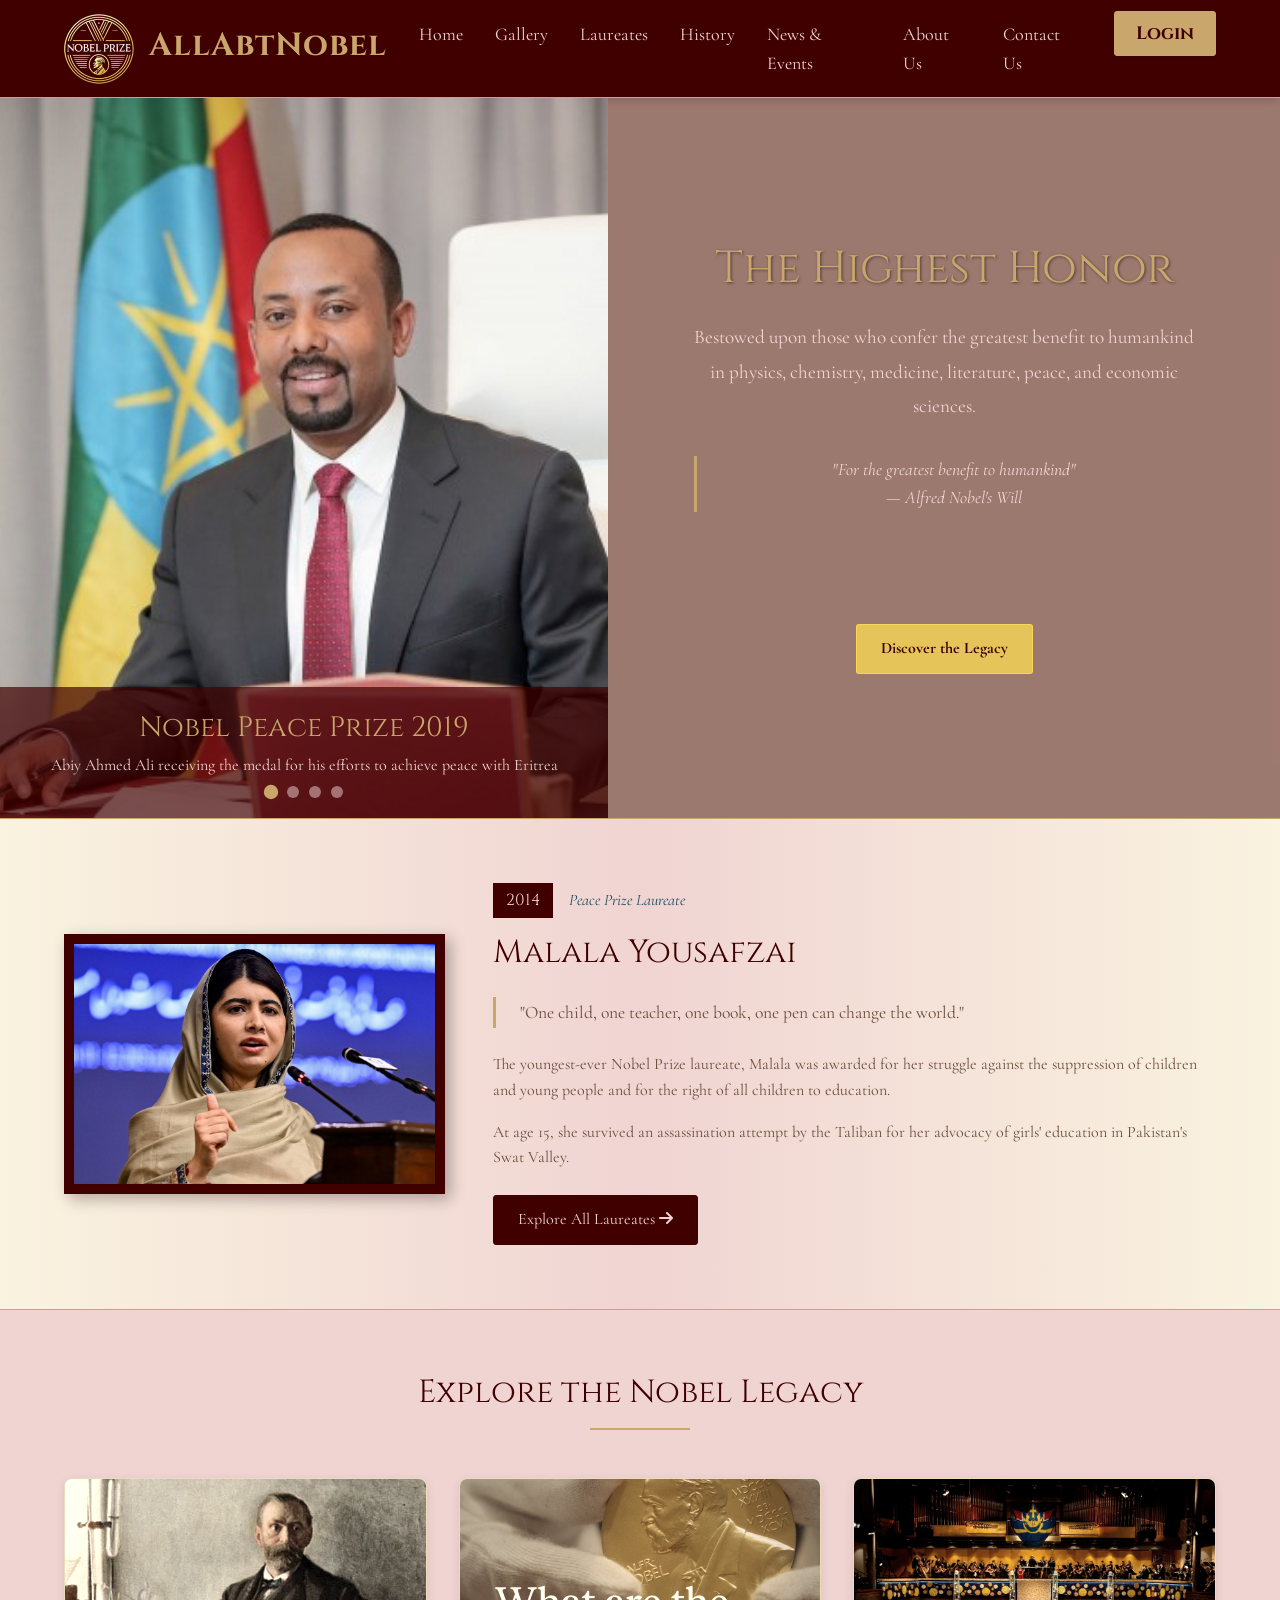
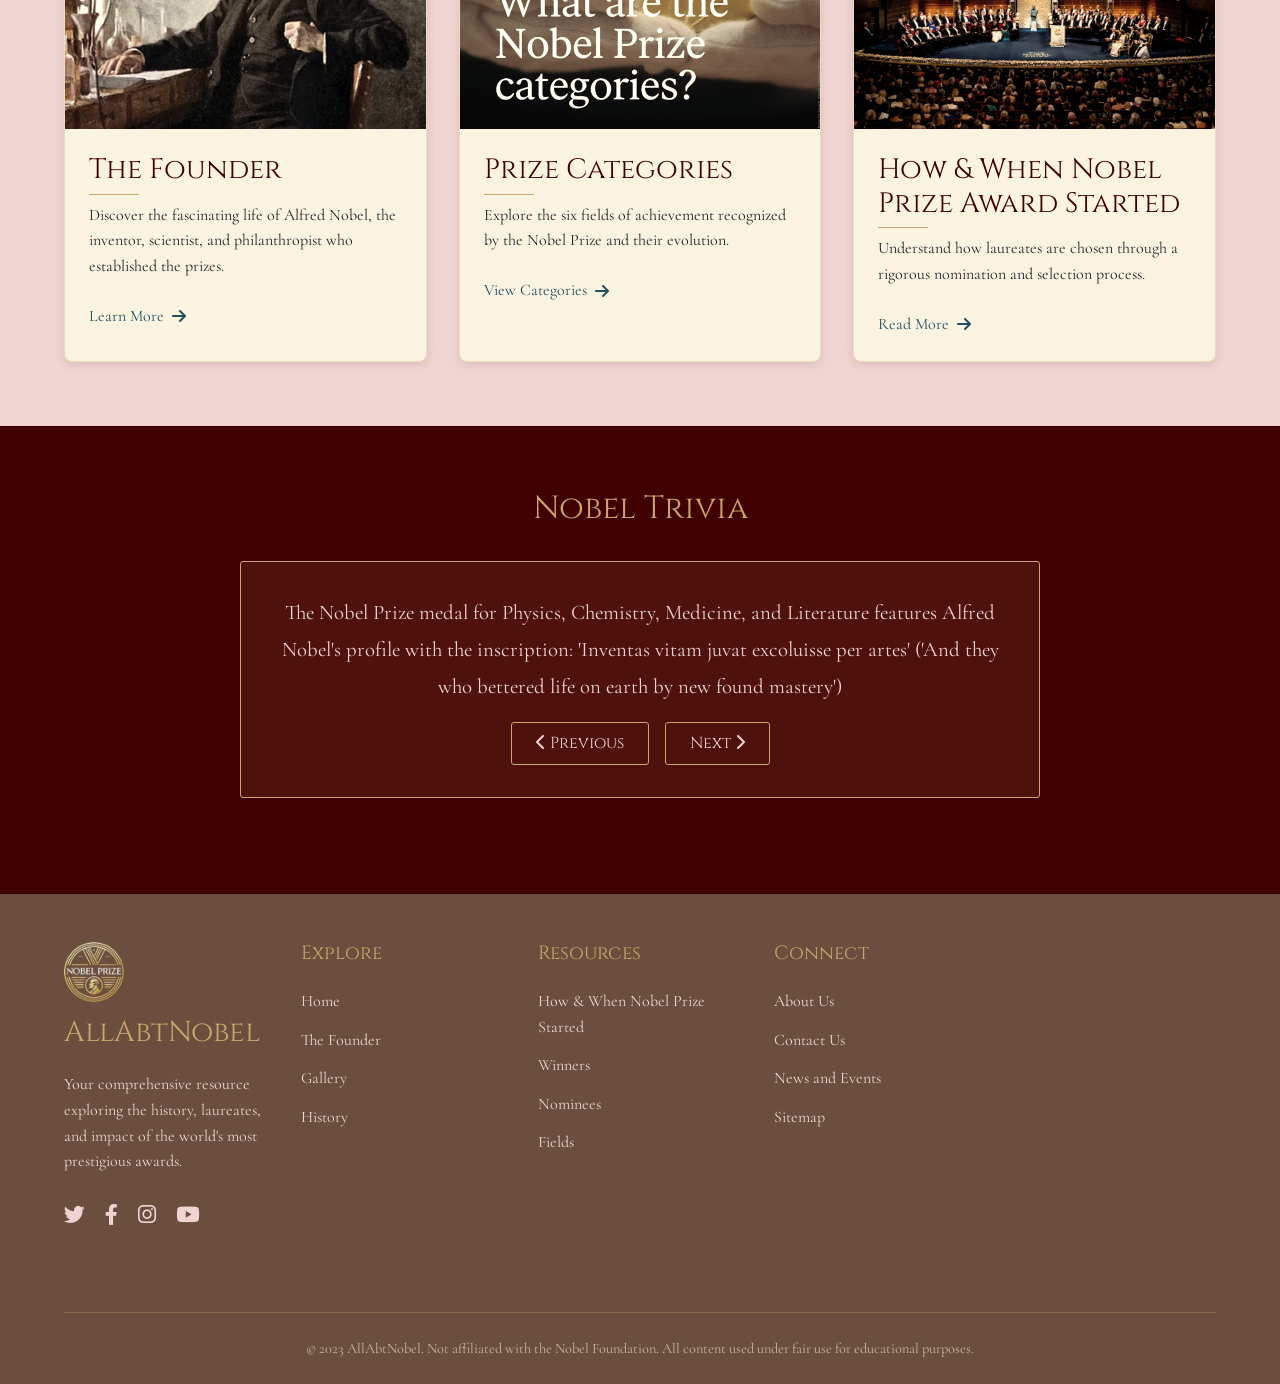
<file: index.html>
<!DOCTYPE html>
<html lang="en">
<head>
    <meta charset="UTF-8">
    <link rel="shortcut icon" type="icon" href="./images/nobelfavicon.jpg">
    <meta name="viewport" content="width=device-width, initial-scale=1.0">
    <link href="https://cdn.jsdelivr.net/npm/bootstrap@5.0.2/dist/css/bootstrap.min.css" rel="stylesheet" integrity="sha384-EVSTQN3/azprG1Anm3QDgpJLIm9Nao0Yz1ztcQTwFspd3yD65VohhpuuCOmLASjC" crossorigin="anonymous">
    <title>AllAbtNobel | Celebrating Human Achievement</title>
    <link href="https://fonts.googleapis.com/css2?family=Cinzel:wght@400;700&family=Cormorant+Garamond:ital,wght@0,400;0,700;1,400&display=swap" rel="stylesheet">
    <link rel="stylesheet" href="https://cdnjs.cloudflare.com/ajax/libs/font-awesome/6.0.0-beta3/css/all.min.css">
    <link rel="stylesheet" href="./CSS/index.css">

</head>
<body>
    <header>
    <div class="header-container">
        <div class="logo"> 
            <a href="index.html"> 
                <img src="./images/logo.png" id="logo"> 
            </a> 
            <p id="abn">AllAbtNobel</p> 
        </div>
        
        <div class="menu-toggle">
            <div class="hamburger"></div>
        </div>
        
        <nav>
            <ul>
                <li><a href="index.html">Home</a></li>
                <li><a href="gallery.html">Gallery</a></li>
                <li class="dropdown">
                    <a href="winners.html">Laureates</a>
                    <ul class="dropdown-menu">
                        <li><a href="winners.html">Winners</a></li>
                        <li><a href="nominees.html">Nominees</a></li>
                    </ul>
                </li>
                <li><a href="history.html">History</a></li>
                <li><a href="news and events.html">News & Events</a></li>
                <li><a href="about.html">About Us</a></li>
                <li><a href="contact.html">Contact Us</a></li>
                <li class="login-btn"><a href="login.html">Login</a></li>
            </ul>
        </nav>
        <div class="overlay"></div>
    </div>
</header>
    
    <!-- Split Landing Section -->
    <section class="landing">
        <div class="laureate-carousel">
            <!-- Carousel Slides -->
            <div class="carousel-slide active" style="background-image: url('./images/Abiy\ Ahmed.jpg')">
                <div class="carousel-caption">
                    <h3>Nobel Peace Prize 2019</h3>
                    <p>Abiy Ahmed Ali receiving the medal for his efforts to achieve peace with Eritrea</p>
                </div>
            </div>
            <div class="carousel-slide" style="background-image: url('./images/Marie\ Curie.jpg')">
                <div class="carousel-caption">
                    <h3>Marie Curie</h3>
                    <p>The first woman to win a Nobel Prize and the only person to win in two sciences</p>
                </div>
            </div>
            <div class="carousel-slide" style="background-image: url('./images/Bob\ Dylan.jpg')">
                <div class="carousel-caption">
                    <h3>Bob Dylan</h3>
                    <p>2016 Literature Laureate for creating new poetic expressions in American song tradition</p>
                </div>
            </div>
            <div class="carousel-slide" style="background-image: url('./images/Youyou.jpg')">
                <div class="carousel-caption">
                    <h3>Tu Youyou</h3>
                    <p>2015 Medicine Laureate for her discovery of artemisinin to treat malaria</p>
                </div>
            </div>
            
            <!-- Carousel Navigation Dots -->
            <div class="carousel-nav">
                <div class="carousel-dot active" onclick="goToSlide(0)"></div>
                <div class="carousel-dot" onclick="goToSlide(1)"></div>
                <div class="carousel-dot" onclick="goToSlide(2)"></div>
                <div class="carousel-dot" onclick="goToSlide(3)"></div>
            </div>
        </div>
        
        <div class="medal-display">
            <div class="medal-content">
                <h1>The Highest Honor</h1>
                <p>Bestowed upon those who confer the greatest benefit to humankind in physics, chemistry, medicine, literature, peace, and economic sciences.</p>
                <div class="medal-quote">
                    "For the greatest benefit to humankind"<br>
                    — Alfred Nobel's Will
                </div>
                <a href="history.html#legacy" class="medal-link"><b>Discover the Legacy</b></a>
            </div>
        </div>
    </section>
    
    <!-- Laureate of the Day Spotlight -->
    <section class="spotlight">
        <div class="spotlight-container">
            <div class="spotlight-image">
                <img src="./images/malala.jpg" alt="Malala Yousafzai">
            </div>
            <div class="spotlight-content">
                <div class="spotlight-header">
                    <span class="spotlight-year">2014</span>
                    <span class="spotlight-category">Peace Prize Laureate</span>
                </div>
                <h2>Malala Yousafzai</h2>
                <p class="spotlight-quote">
                    "One child, one teacher, one book, one pen can change the world."
                </p>
                <div class="spotlight-bio">
                    <p>The youngest-ever Nobel Prize laureate, Malala was awarded for her struggle against the suppression of children and young people and for the right of all children to education.</p>
                    <p>At age 15, she survived an assassination attempt by the Taliban for her advocacy of girls' education in Pakistan's Swat Valley.</p>
                </div>
                <a href="winners.html" class="spotlight-link">Explore All Laureates <i class="fas fa-arrow-right"></i></a>
            </div>
        </div>
    </section>


   
    
    <!-- Quick Links Section -->
    <section class="quick-links">
        <div class="quick-links-container">
            <h2>Explore the Nobel Legacy</h2>
            <div class="cards-container">
                <div class="card">
                    <img src="./images/Alfred Nobel.jpeg" alt="Alfred Nobel">
                    <div class="card-content">
                        <h3>The Founder</h3>
                        <p>Discover the fascinating life of Alfred Nobel, the inventor, scientist, and philanthropist who established the prizes.</p>
                        <a href="alfred.html">Learn More <i class="fas fa-arrow-right"></i></a>
                    </div>
                </div>
                <div class="card">
                    <img src="./images/divisions2.jpeg" alt="Chemistry Prize" id="divisions">
                    <div class="card-content">
                        <h3>Prize Categories</h3>
                        <p>Explore the six fields of achievement recognized by the Nobel Prize and their evolution.</p>
                        <a href="fields.html">View Categories <i class="fas fa-arrow-right"></i></a>
                    </div>
                </div>
                <div class="card">
                    <img src="./images/ceremony.jpeg" alt="Medicine Prize">
                    <div class="card-content">
                        <h3>How & When Nobel Prize Award Started</h3>
                        <p>Understand how laureates are chosen through a rigorous nomination and selection process.</p>
                        <a href="nps1.html">Read More <i class="fas fa-arrow-right"></i></a>
                    </div>
                </div>
            </div>
        </div>
    </section>
    
    <!-- Fun Facts Section -->
    <section class="fun-facts">
        <div class="fun-facts-container">
            <h2 id="trivia">Nobel Trivia</h2>
            <div class="fact-box">
                <p class="fact-text" id="current-fact">The Nobel Prize medal for Physics, Chemistry, Medicine, and Literature features Alfred Nobel's profile with the inscription: "Inventas vitam juvat excoluisse per artes" ("And they who bettered life on earth by new found mastery")</p>
                <div class="fact-nav">
                    <button onclick="prevFact()"><i class="fas fa-chevron-left"></i> Previous</button>
                    <button onclick="nextFact()">Next <i class="fas fa-chevron-right"></i></button>
                </div>
            </div>
        </div>
    </section>
    
    <footer>
        <div class="footer-container">
            <div class="footer-about">
                <div class="footer-logo">
                    <img src="./images/logo.png" alt="AllAbtNobel Logo">
                    <span>AllAbtNobel</span>
                </div>
                <p>Your comprehensive resource exploring the history, laureates, and impact of the world's most prestigious awards.</p>
                <div class="social-links">
                    <a target="_blank" href="https://twitter.com/login"><i class="fab fa-twitter"></i></a>
                    <a target="_blank" href="https://www.facebook.com/login"><i class="fab fa-facebook-f"></i></a>
                    <a target="_blank" href="https://www.instagram.com/accounts/login/"><i class="fab fa-instagram"></i></a>
                    <a target="_blank" href="https://www.youtube.com/"><i class="fab fa-youtube"></i></a>
                </div>
            </div>
            <div class="footer-links">
                <h3>Explore</h3>
                <ul>
                    <li><a href="index.html">Home</a></li>
                    <li><a href="alfred.html">The Founder</a></li>
                    <li><a href="gallery.html">Gallery</a></li>
                    <li><a href="history.html">History</a></li>
                </ul>
            </div>
            <div class="footer-links">
                <h3>Resources</h3>
                <ul>
                    <li><a href="nps1.html">How & When Nobel Prize Started</a></li>
                    <li><a href="Winners.html">Winners</a></li>
                    <li><a href="nominees.html">Nominees</a></li>
                    <li><a href="fields.html">Fields</a></li>
                </ul>
            </div>
            <div class="footer-links">
                <h3>Connect</h3>
                <ul>
                    <li><a href="about.html">About Us</a></li>
                    <li><a href="contact.html">Contact Us</a></li>
                    <li><a href="news and events.html">News and Events</a></li>
                    <li><a href="Sitemap.html">Sitemap</a></li>
                </ul>
            </div>
            <div class="copyright">
                © 2023 AllAbtNobel. Not affiliated with the Nobel Foundation. All content used under fair use for educational purposes.
            </div>
        </div>
        <script src="https://cdn.jsdelivr.net/npm/bootstrap@5.0.2/dist/js/bootstrap.bundle.min.js" integrity="sha384-MrcW6ZMFYlzcLA8Nl+NtUVF0sA7MsXsP1UyJoMp4YLEuNSfAP+JcXn/tWtIaxVXM" crossorigin="anonymous"></script>
    </footer>

    <script src="./JS/index.js"></script>
</body>
</html>
</file>
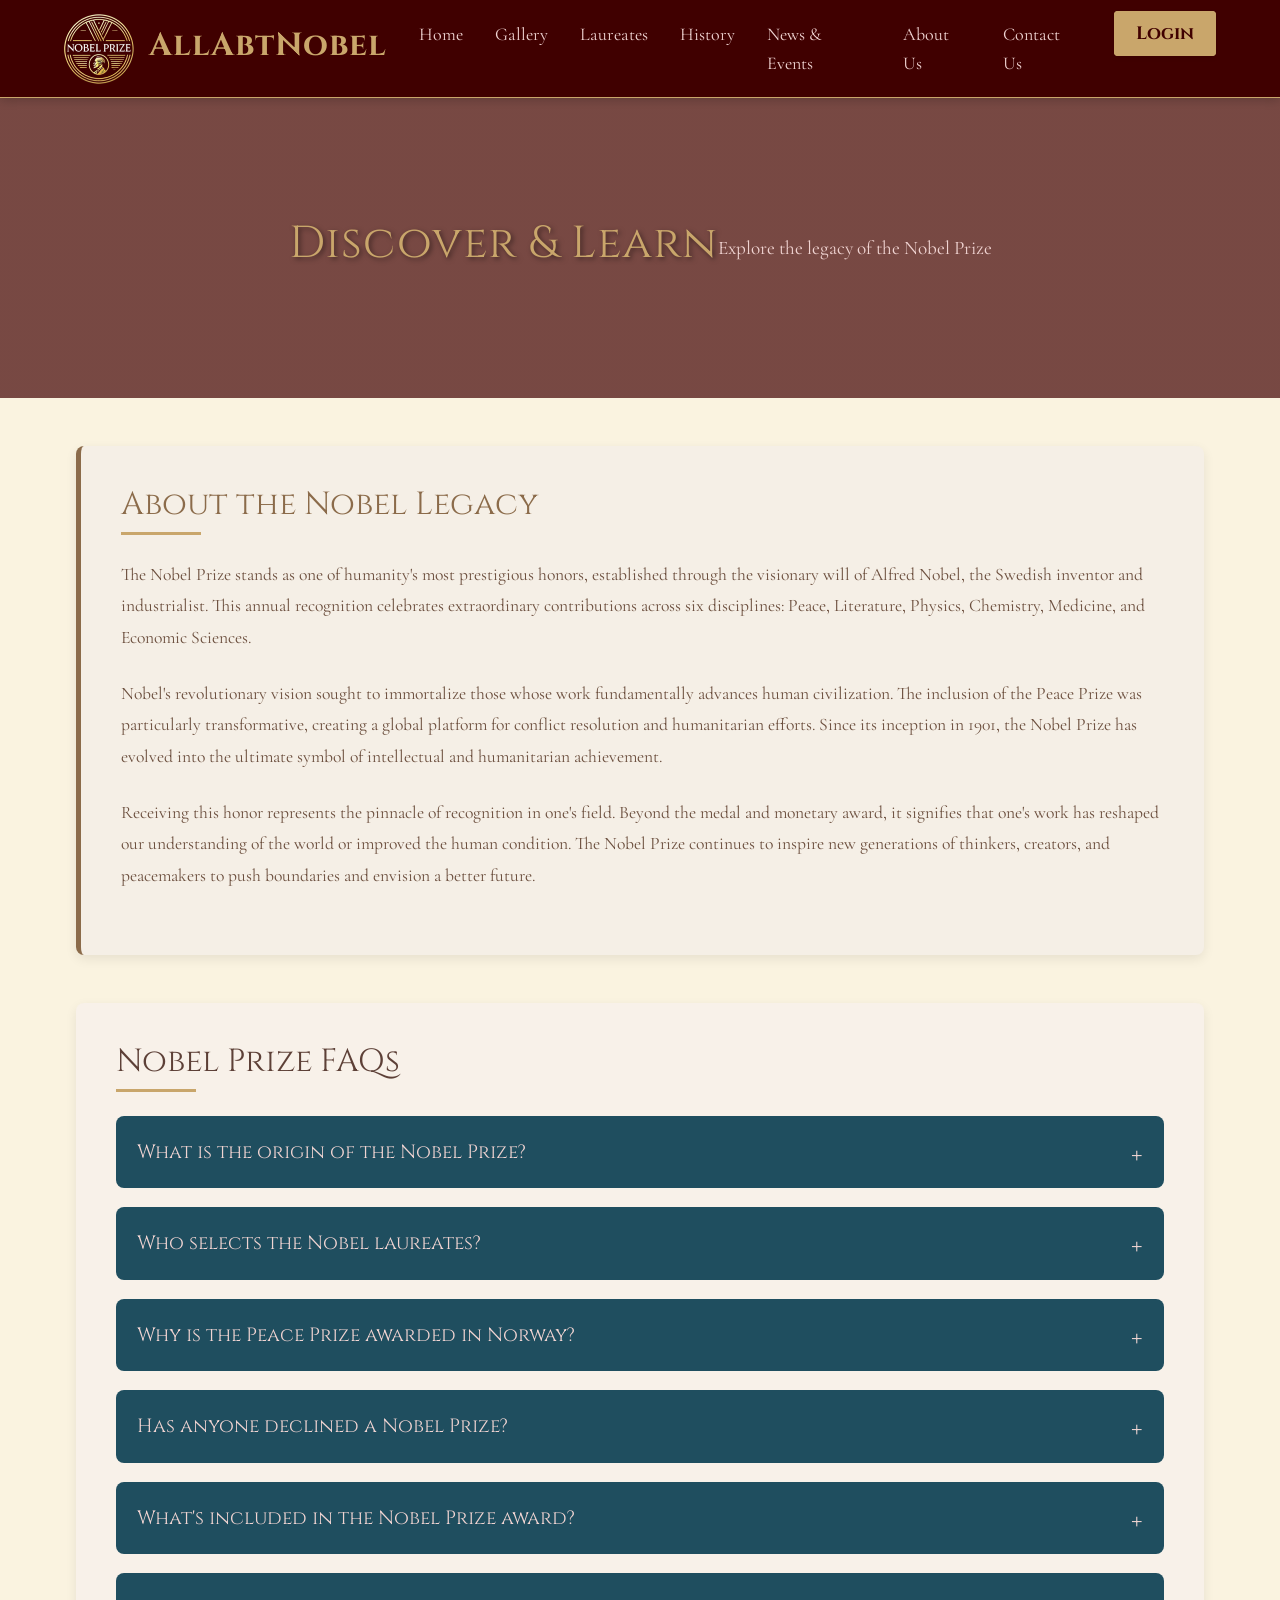
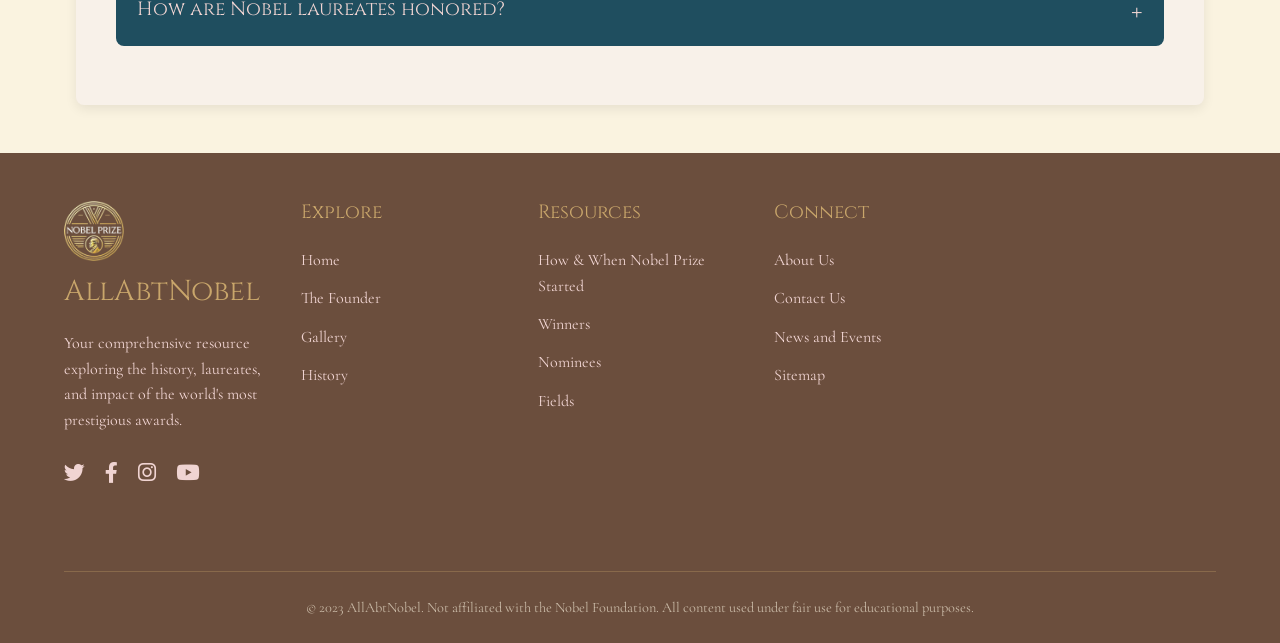
<file: about.html>
<!DOCTYPE html>
<html lang="en">
<head>
    <meta charset="UTF-8">
    <link rel="shortcut icon" type="icon" href="./images/nobelfavicon.jpg">
    <meta name="viewport" content="width=device-width, initial-scale=1.0">
    <title>Nobel Prize - FAQs & About | AllAbtNobel</title>
    <link href="https://cdn.jsdelivr.net/npm/bootstrap@5.0.2/dist/css/bootstrap.min.css" rel="stylesheet">
    <link href="https://fonts.googleapis.com/css2?family=Cinzel:wght@400;700&family=Cormorant+Garamond:ital,wght@0,400;0,700;1,400&display=swap" rel="stylesheet">
    <link rel="stylesheet" href="https://cdnjs.cloudflare.com/ajax/libs/font-awesome/6.0.0-beta3/css/all.min.css">
    <link rel="stylesheet" href="./CSS/about.css">
</head>
<body>
    <header>
        <div class="header-container">
            <div class="logo"> 
                <a href="index.html"> 
                    <img src="./images/logo.png" id="logo"> 
                </a> 
                <p id="abn">AllAbtNobel</p> 
            </div>
            
            <div class="menu-toggle">
                <div class="hamburger"></div>
            </div>
            
            <nav>
                <ul>
                    <li><a href="index.html">Home</a></li>
                    <li><a href="gallery.html">Gallery</a></li>
                    <li class="dropdown">
                        <a href="winners.html">Laureates</a>
                        <ul class="dropdown-menu">
                            <li><a href="winners.html">Winners</a></li>
                            <li><a href="nominees.html">Nominees</a></li>
                        </ul>
                    </li>
                    <li><a href="history.html">History</a></li>
                    <li><a href="news and events.html">News & Events</a></li>
                    <li><a href="about.html">About Us</a></li>
                    <li><a href="contact.html">Contact Us</a></li>
                    <li class="login-btn"><a href="login.html">Login</a></li>
            </nav>
            <div class="overlay"></div>
        </div>
    </header>
    
    <div class="page-header">
        <h1>Discover & Learn</h1>
        <p style="font-size: 1.2rem; margin-top: 1rem;">Explore the legacy of the Nobel Prize</p>
    </div>
    
    <div class="container">
        <section class="about-section" id="about-us">
            <h2>About the Nobel Legacy</h2>
            <p>The Nobel Prize stands as one of humanity's most prestigious honors, established through the visionary will of Alfred Nobel, the Swedish inventor and industrialist. This annual recognition celebrates extraordinary contributions across six disciplines: Peace, Literature, Physics, Chemistry, Medicine, and Economic Sciences.</p>
            <p>Nobel's revolutionary vision sought to immortalize those whose work fundamentally advances human civilization. The inclusion of the Peace Prize was particularly transformative, creating a global platform for conflict resolution and humanitarian efforts. Since its inception in 1901, the Nobel Prize has evolved into the ultimate symbol of intellectual and humanitarian achievement.</p>
            <p>Receiving this honor represents the pinnacle of recognition in one's field. Beyond the medal and monetary award, it signifies that one's work has reshaped our understanding of the world or improved the human condition. The Nobel Prize continues to inspire new generations of thinkers, creators, and peacemakers to push boundaries and envision a better future.</p>
        </section>
        
        <section class="faq-section" id="faqs">
            <h2>Nobel Prize FAQs</h2>
            
            <div class="faq-item">
                <div class="faq-question">What is the origin of the Nobel Prize?</div>
                <div class="faq-answer">
                    <p>The Nobel Prize was established in 1895 through the will of Alfred Nobel, the inventor of dynamite. Seeking to leave a positive legacy, Nobel dedicated his fortune to create awards that would recognize those who "conferred the greatest benefit to humankind" in specific fields.</p>
                </div>
            </div>
            
            <div class="faq-item">
                <div class="faq-question">Who selects the Nobel laureates?</div>
                <div class="faq-answer">
                    <p>Different institutions are responsible for each prize: the Royal Swedish Academy of Sciences (Physics, Chemistry, Economics), the Karolinska Institute (Medicine), the Swedish Academy (Literature), and the Norwegian Nobel Committee (Peace). These committees receive nominations from qualified nominators worldwide.</p>
                </div>
            </div>
            
            <div class="faq-item">
                <div class="faq-question">Why is the Peace Prize awarded in Norway?</div>
                <div class="faq-answer">
                    <p>Alfred Nobel specified in his will that the Peace Prize should be awarded by a committee of five persons elected by the Norwegian Parliament. This was likely because Norway was more peace-oriented and had closer ties to Sweden during Nobel's time.</p>
                </div>
            </div>
            
            <div class="faq-item">
                <div class="faq-question">Has anyone declined a Nobel Prize?</div>
                <div class="faq-answer">
                    <p>Yes, most notably Jean-Paul Sartre declined the 1964 Literature Prize, and Le Duc Tho refused the 1973 Peace Prize. Under Nobel Foundation statutes, a prize may still be awarded if the laureate later accepts it, which was the case with Boris Pasternak's 1958 Literature Prize.</p>
                </div>
            </div>
            
            <div class="faq-item">
                <div class="faq-question">What's included in the Nobel Prize award?</div>
                <div class="faq-answer">
                    <p>Each laureate receives three things: a diploma individually designed by Swedish/Norwegian artists, a gold medal (each with unique designs per category), and a monetary award (approximately $1 million as of recent years, which may be split if multiple winners share a prize).</p>
                </div>
            </div>
            
            <div class="faq-item">
                <div class="faq-question">How are Nobel laureates honored?</div>
                <div class="faq-answer">
                    <p>The awards are presented at formal ceremonies on December 10 (the anniversary of Nobel's death) in Stockholm and Oslo. Laureates receive their prizes from Swedish/Norwegian royalty, followed by lavish banquets. The week includes lectures, interviews, and cultural events celebrating their achievements.</p>
                </div>
            </div>
        </section>
    </div>

    <footer>
        <div class="footer-container">
            <div class="footer-about">
                <div class="footer-logo">
                    <img src="./images/logo.png" alt="AllAbtNobel Logo">
                    <span>AllAbtNobel</span>
                </div>
                <p>Your comprehensive resource exploring the history, laureates, and impact of the world's most prestigious awards.</p>
                <div class="social-links">
                    <a target="_blank" href="https://twitter.com/login"><i class="fab fa-twitter"></i></a>
                    <a target="_blank" href="https://www.facebook.com/login"><i class="fab fa-facebook-f"></i></a>
                    <a target="_blank" href="https://www.instagram.com/accounts/login/"><i class="fab fa-instagram"></i></a>
                    <a target="_blank" href="https://www.youtube.com/"><i class="fab fa-youtube"></i></a>
                </div>
            </div>
            <div class="footer-links">
                <h3>Explore</h3>
                <ul>
                    <li><a href="index.html">Home</a></li>
                    <li><a href="alfred.html">The Founder</a></li>
                    <li><a href="gallery.html">Gallery</a></li>
                    <li><a href="history.html">History</a></li>
                </ul>
            </div>
            <div class="footer-links">
                <h3>Resources</h3>
                <ul>
                    <li><a href="nps1.html">How & When Nobel Prize Started</a></li>
                    <li><a href="Winners.html">Winners</a></li>
                    <li><a href="nominees.html">Nominees</a></li>
                    <li><a href="fields.html">Fields</a></li>
                </ul>
            </div>
            <div class="footer-links">
                <h3>Connect</h3>
                <ul>
                    <li><a href="about.html">About Us</a></li>
                    <li><a href="contact.html">Contact Us</a></li>
                    <li><a href="news and events.html">News and Events</a></li>
                    <li><a href="Sitemap.html">Sitemap</a></li>
                </ul>
            </div>
            <div class="copyright">
                © 2023 AllAbtNobel. Not affiliated with the Nobel Foundation. All content used under fair use for educational purposes.
            </div>
        </div>
        <script src="https://cdn.jsdelivr.net/npm/bootstrap@5.0.2/dist/js/bootstrap.bundle.min.js" integrity="sha384-MrcW6ZMFYlzcLA8Nl+NtUVF0sA7MsXsP1UyJoMp4YLEuNSfAP+JcXn/tWtIaxVXM" crossorigin="anonymous"></script>
    </footer>

    <script src="./JS/about.js"></script>
</body>
</html>
</file>
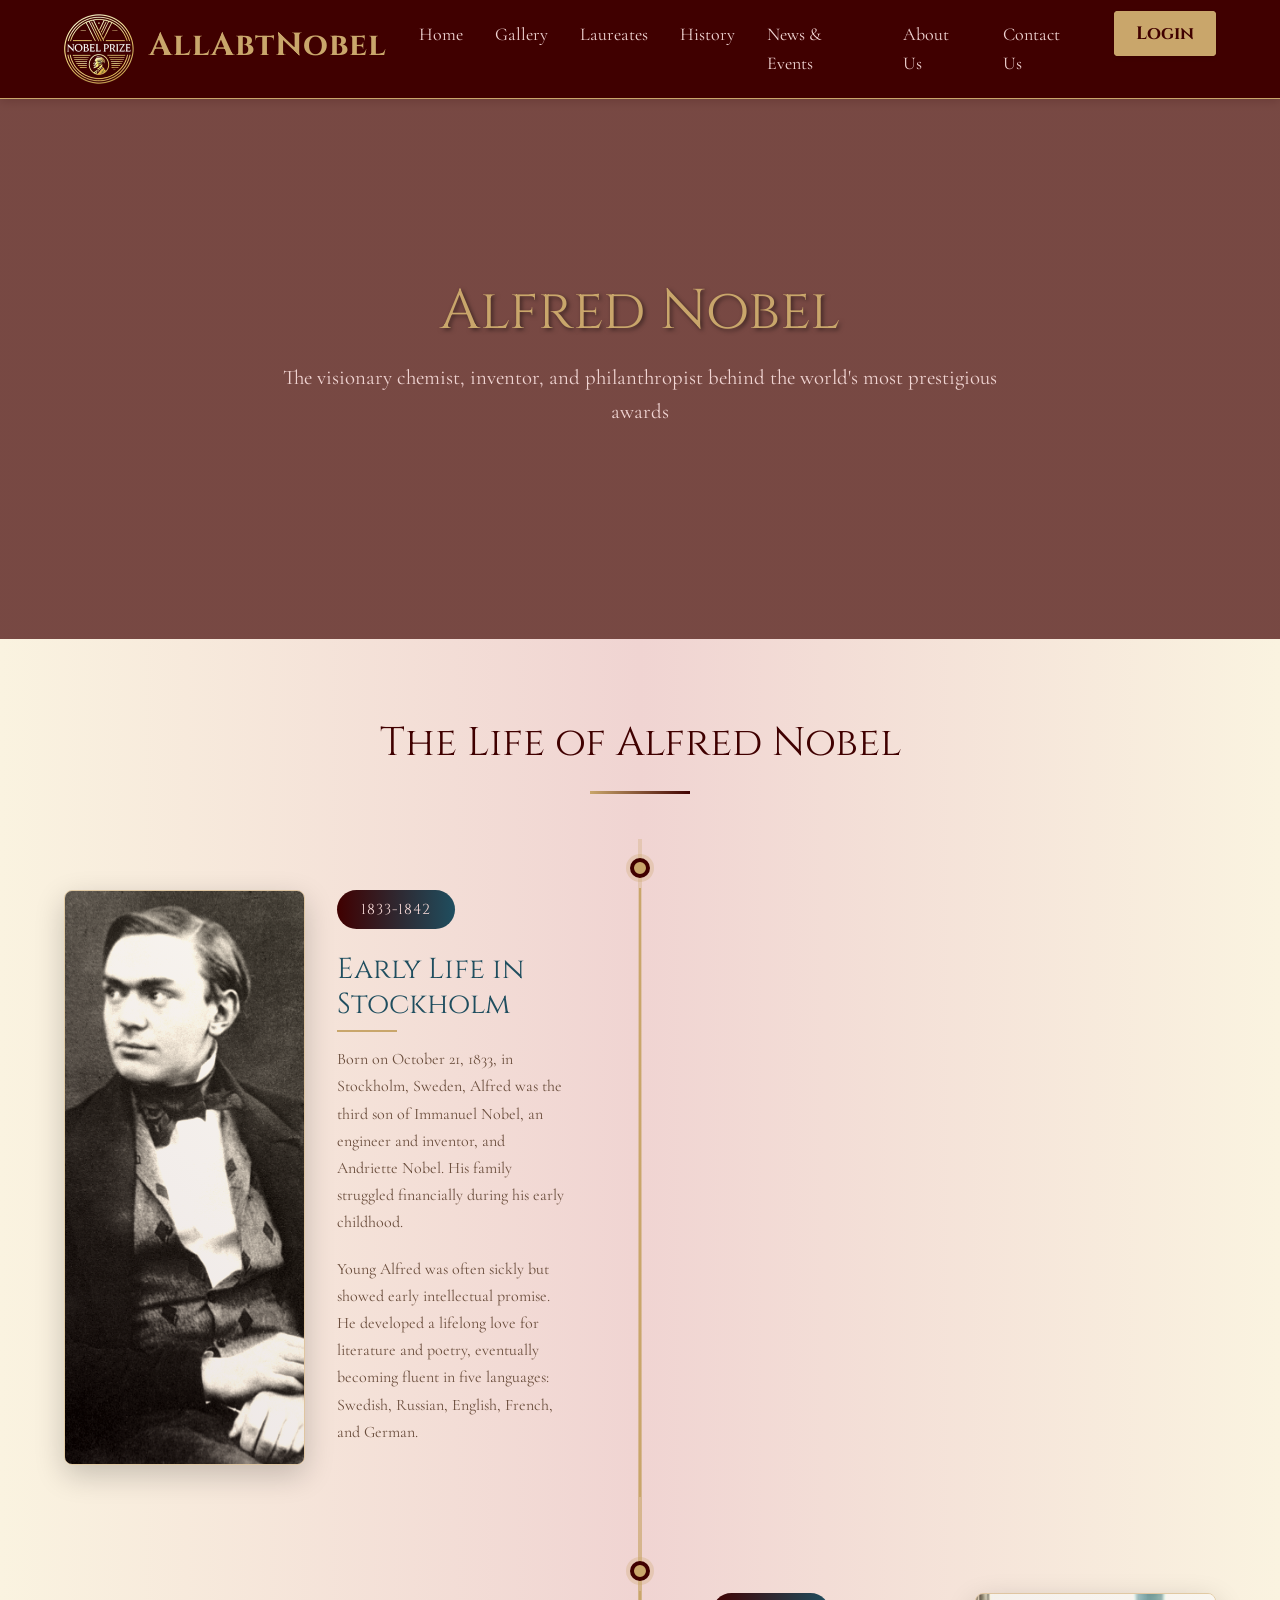
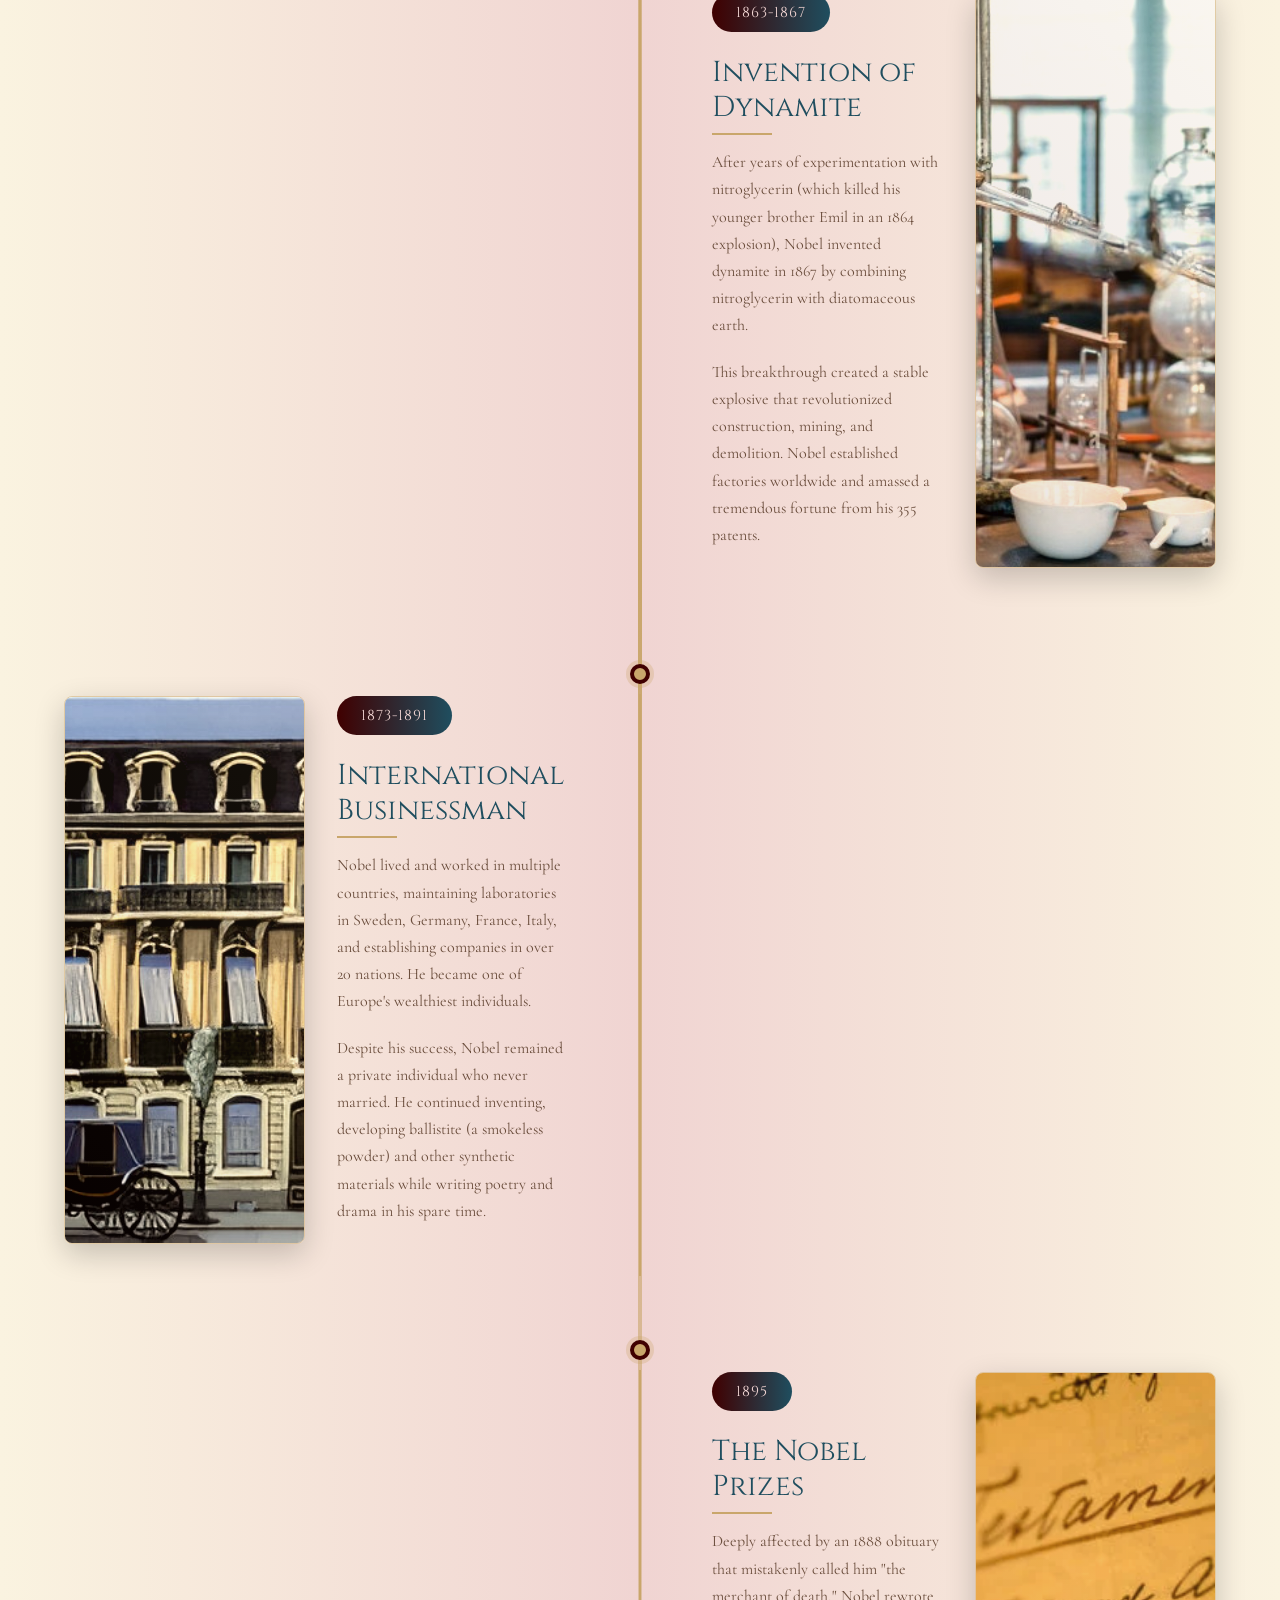
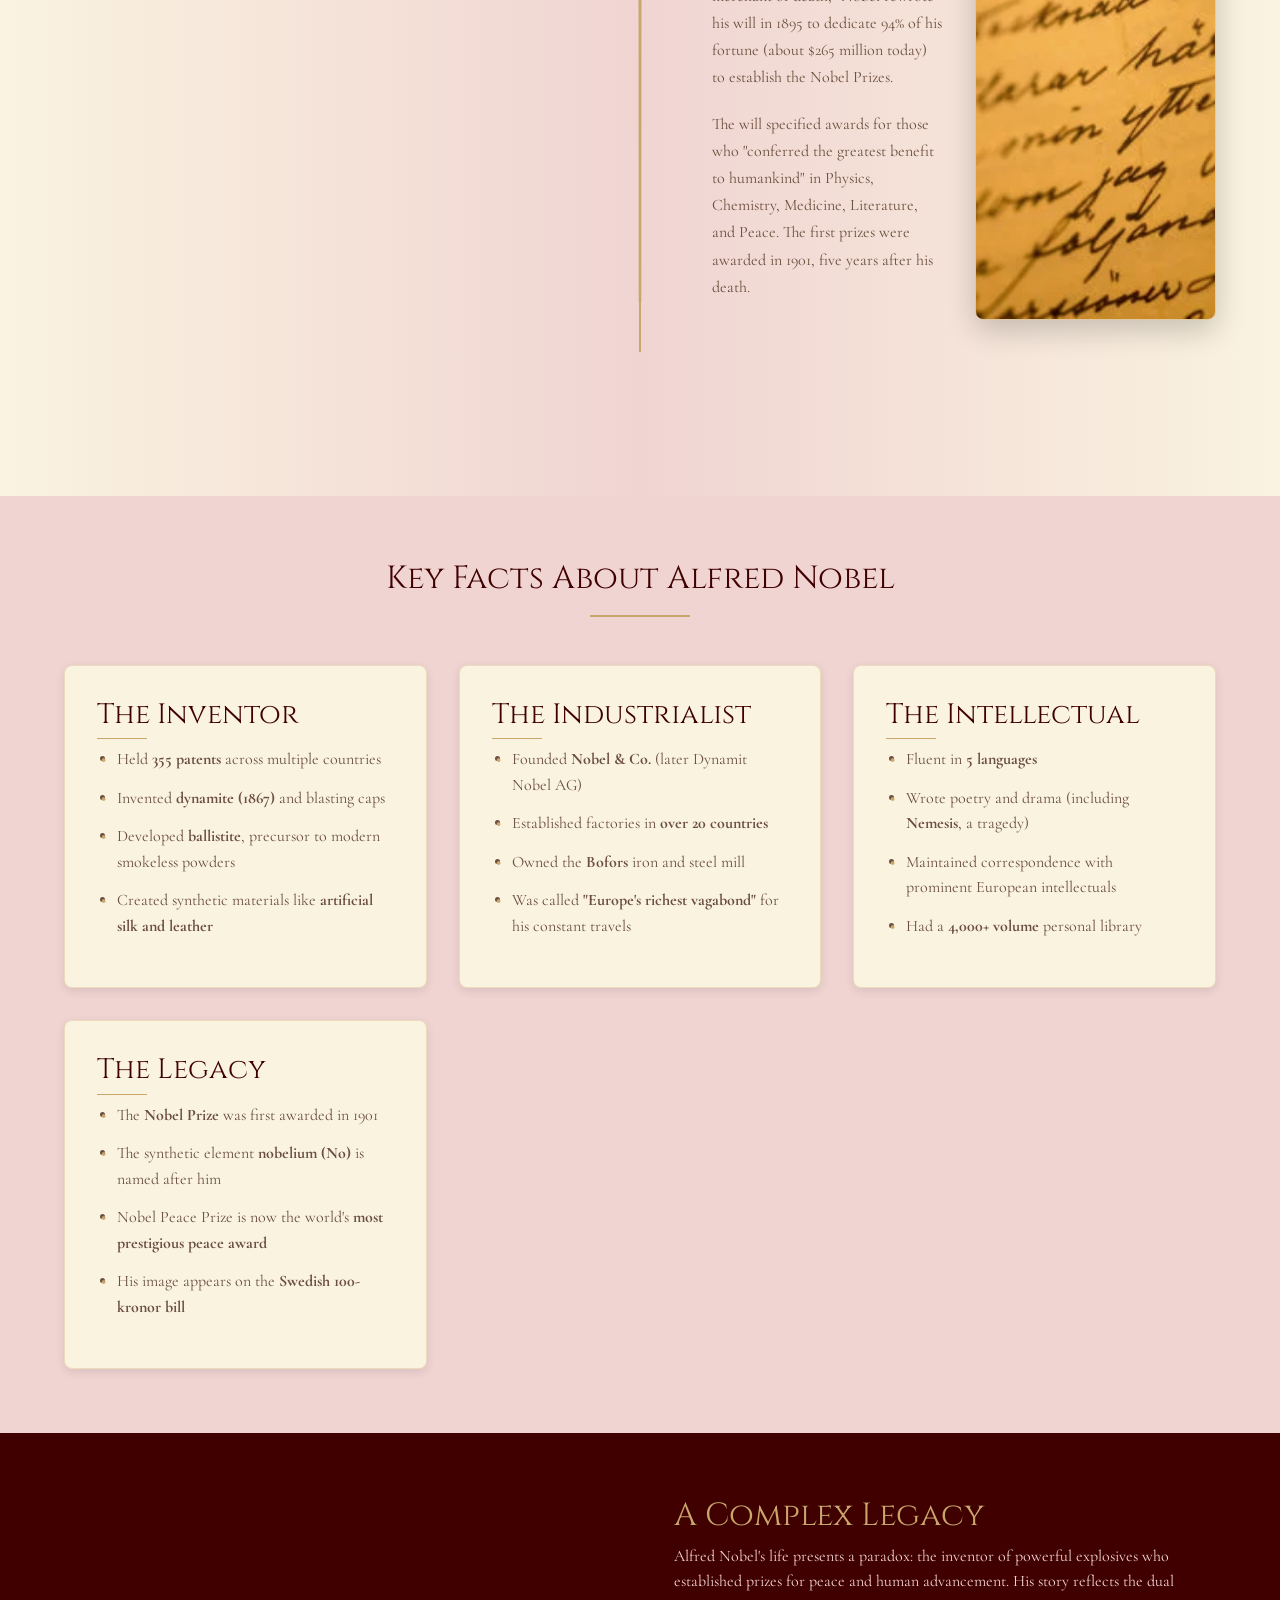
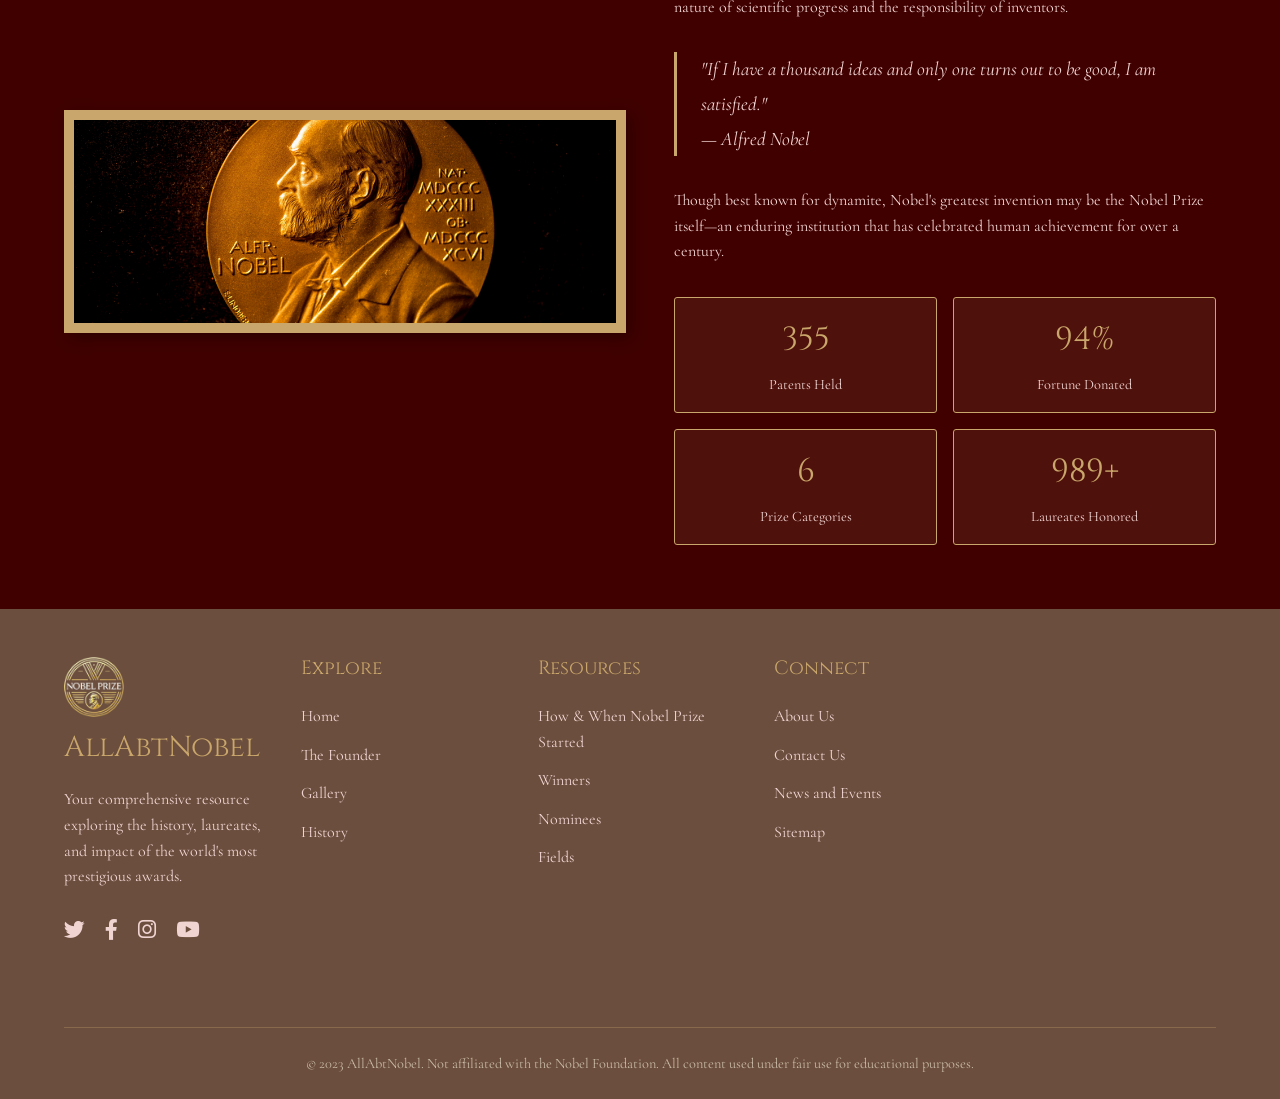
<file: alfred.html>
<!DOCTYPE html>
<html lang="en">
<head>
    <meta charset="UTF-8">
    <link rel="shortcut icon" type="icon" href="./images/nobelfavicon.jpg">
    <meta name="viewport" content="width=device-width, initial-scale=1.0">
    <link href="https://cdn.jsdelivr.net/npm/bootstrap@5.0.2/dist/css/bootstrap.min.css" rel="stylesheet" integrity="sha384-EVSTQN3/azprG1Anm3QDgpJLIm9Nao0Yz1ztcQTwFspd3yD65VohhpuuCOmLASjC" crossorigin="anonymous">
    <title>AllAbtNobel | Alfred Nobel</title>
    <link href="https://fonts.googleapis.com/css2?family=Cinzel:wght@400;700&family=Cormorant+Garamond:ital,wght@0,400;0,700;1,400&display=swap" rel="stylesheet">
    <link rel="stylesheet" href="https://cdnjs.cloudflare.com/ajax/libs/font-awesome/6.0.0-beta3/css/all.min.css">
    <link rel="stylesheet" href="./CSS/alfred.css">
</head>
<body>
    <header>
        <div class="header-container">
            <div class="logo"> 
                <a href="index.html"> 
                    <img src="./images/logo.png" id="logo"> 
                </a> 
                <p id="abn">AllAbtNobel</p> 
            </div>
            
            <div class="menu-toggle">
                <div class="hamburger"></div>
            </div>
            
            <nav>
                <ul>
                    <li><a href="index.html">Home</a></li>
                    <li><a href="gallery.html">Gallery</a></li>
                    <li class="dropdown">
                        <a href="winners.html">Laureates</a>
                        <ul class="dropdown-menu">
                            <li><a href="winners.html">Winners</a></li>
                            <li><a href="nominees.html">Nominees</a></li>
                        </ul>
                    </li>
                    <li><a href="history.html">History</a></li>
                    <li><a href="news and events.html">News & Events</a></li>
                    <li><a href="about.html">About Us</a></li>
                    <li><a href="contact.html">Contact Us</a></li>
                    <li class="login-btn"><a href="login.html">Login</a></li>
            </nav>
            <div class="overlay"></div>
        </div>
    </header>
    
    <!-- Hero Section -->
    <section class="hero">
        <div class="hero-content">
            <h1>Alfred Nobel</h1>
            <p>The visionary chemist, inventor, and philanthropist behind the world's most prestigious awards</p>
        </div>
    </section>
    
    <!--Timeline Section -->
<section class="timeline">
    <div class="timeline-container">
        <h2 class="timeline-title">The Life of Alfred Nobel</h2>
        
        <div class="timeline-path"></div>
        
        <div class="timeline-items">
            <!-- Timeline Item 1 -->
            <div class="timeline-item">
                <div class="timeline-marker">
                    <div class="marker-dot"></div>
                    <div class="marker-line"></div>
                </div>
                <div class="timeline-content-wrapper">
                    <div class="timeline-image">
                        <img src="./images/Alfred_Nobel_young.jpg" alt="Young Alfred Nobel">
                        <div class="image-overlay"></div>
                    </div>
                    <div class="timeline-content">
                        <span class="timeline-year">1833-1842</span>
                        <h3>Early Life in Stockholm</h3>
                        <div class="timeline-text">
                            <p>Born on October 21, 1833, in Stockholm, Sweden, Alfred was the third son of Immanuel Nobel, an engineer and inventor, and Andriette Nobel. His family struggled financially during his early childhood.</p>
                            <p>Young Alfred was often sickly but showed early intellectual promise. He developed a lifelong love for literature and poetry, eventually becoming fluent in five languages: Swedish, Russian, English, French, and German.</p>
                        </div>
                    </div>
                </div>
            </div>
            
            <!-- Timeline Item 2 -->
            <div class="timeline-item">
                <div class="timeline-marker">
                    <div class="marker-dot"></div>
                    <div class="marker-line"></div>
                </div>
                <div class="timeline-content-wrapper reverse">
                    <div class="timeline-image">
                        <img src="./images/nobels lab.jpg" alt="Nobel's Laboratory">
                        <div class="image-overlay"></div>
                    </div>
                    <div class="timeline-content">
                        <span class="timeline-year">1863-1867</span>
                        <h3>Invention of Dynamite</h3>
                        <div class="timeline-text">
                            <p>After years of experimentation with nitroglycerin (which killed his younger brother Emil in an 1864 explosion), Nobel invented dynamite in 1867 by combining nitroglycerin with diatomaceous earth.</p>
                            <p>This breakthrough created a stable explosive that revolutionized construction, mining, and demolition. Nobel established factories worldwide and amassed a tremendous fortune from his 355 patents.</p>
                        </div>
                    </div>
                </div>
            </div>
            
            <!-- Timeline Item 3 -->
            <div class="timeline-item">
                <div class="timeline-marker">
                    <div class="marker-dot"></div>
                    <div class="marker-line"></div>
                </div>
                <div class="timeline-content-wrapper">
                    <div class="timeline-image">
                        <img src="./images/paris.jpg" alt="Nobel in Paris">
                        <div class="image-overlay"></div>
                    </div>
                    <div class="timeline-content">
                        <span class="timeline-year">1873-1891</span>
                        <h3>International Businessman</h3>
                        <div class="timeline-text">
                            <p>Nobel lived and worked in multiple countries, maintaining laboratories in Sweden, Germany, France, Italy, and establishing companies in over 20 nations. He became one of Europe's wealthiest individuals.</p>
                            <p>Despite his success, Nobel remained a private individual who never married. He continued inventing, developing ballistite (a smokeless powder) and other synthetic materials while writing poetry and drama in his spare time.</p>
                        </div>
                    </div>
                </div>
            </div>
            
            <!-- Timeline Item 4 -->
            <div class="timeline-item">
                <div class="timeline-marker">
                    <div class="marker-dot"></div>
                    <div class="marker-line"></div>
                </div>
                <div class="timeline-content-wrapper reverse">
                    <div class="timeline-image">
                        <img src="./images/nobels will.webp" alt="Nobel's Will">
                        <div class="image-overlay"></div>
                    </div>
                    <div class="timeline-content">
                        <span class="timeline-year">1895</span>
                        <h3>The Nobel Prizes</h3>
                        <div class="timeline-text">
                            <p>Deeply affected by an 1888 obituary that mistakenly called him "the merchant of death," Nobel rewrote his will in 1895 to dedicate 94% of his fortune (about $265 million today) to establish the Nobel Prizes.</p>
                            <p>The will specified awards for those who "conferred the greatest benefit to humankind" in Physics, Chemistry, Medicine, Literature, and Peace. The first prizes were awarded in 1901, five years after his death.</p>
                        </div>
                    </div>
                </div>
            </div>
        </div>
    </div>
</section>
    
    <!-- Key Facts Section -->
    <section class="key-facts">
        <div class="key-facts-container">
            <h2>Key Facts About Alfred Nobel</h2>
            <div class="facts-grid">
                <div class="fact-card">
                    <h3>The Inventor</h3>
                    <ul>
                        <li>Held <strong>355 patents</strong> across multiple countries</li>
                        <li>Invented <strong>dynamite (1867)</strong> and blasting caps</li>
                        <li>Developed <strong>ballistite</strong>, precursor to modern smokeless powders</li>
                        <li>Created synthetic materials like <strong>artificial silk and leather</strong></li>
                    </ul>
                </div>
                
                <div class="fact-card">
                    <h3>The Industrialist</h3>
                    <ul>
                        <li>Founded <strong>Nobel & Co.</strong> (later Dynamit Nobel AG)</li>
                        <li>Established factories in <strong>over 20 countries</strong></li>
                        <li>Owned the <strong>Bofors</strong> iron and steel mill</li>
                        <li>Was called <strong>"Europe's richest vagabond"</strong> for his constant travels</li>
                    </ul>
                </div>
                
                <div class="fact-card">
                    <h3>The Intellectual</h3>
                    <ul>
                        <li>Fluent in <strong>5 languages</strong></li>
                        <li>Wrote poetry and drama (including <strong>Nemesis</strong>, a tragedy)</li>
                        <li>Maintained correspondence with prominent European intellectuals</li>
                        <li>Had a <strong>4,000+ volume</strong> personal library</li>
                    </ul>
                </div>
                
                <div class="fact-card">
                    <h3>The Legacy</h3>
                    <ul>
                        <li>The <strong>Nobel Prize</strong> was first awarded in 1901</li>
                        <li>The synthetic element <strong>nobelium (No)</strong> is named after him</li>
                        <li>Nobel Peace Prize is now the world's <strong>most prestigious peace award</strong></li>
                        <li>His image appears on the <strong>Swedish 100-kronor bill</strong></li>
                    </ul>
                </div>
            </div>
        </div>
    </section>
    
    <!-- Legacy Section -->
    <section class="legacy">
        <div class="legacy-container">
            <div class="legacy-image">
                <img src="./images/nobel prize medal.webp" alt="Nobel Prize Medal">
            </div>
            <div class="legacy-content">
                <h2>A Complex Legacy</h2>
                <p>Alfred Nobel's life presents a paradox: the inventor of powerful explosives who established prizes for peace and human advancement. His story reflects the dual nature of scientific progress and the responsibility of inventors.</p>
                
                <div class="legacy-quote">
                    "If I have a thousand ideas and only one turns out to be good, I am satisfied."<br>
                    — Alfred Nobel
                </div>
                
                <p>Though best known for dynamite, Nobel's greatest invention may be the Nobel Prize itself—an enduring institution that has celebrated human achievement for over a century.</p>
                
                <div class="legacy-stats">
                    <div class="stat-item">
                        <div class="stat-number">355</div>
                        <div class="stat-label">Patents Held</div>
                    </div>
                    <div class="stat-item">
                        <div class="stat-number">94%</div>
                        <div class="stat-label">Fortune Donated</div>
                    </div>
                    <div class="stat-item">
                        <div class="stat-number">6</div>
                        <div class="stat-label">Prize Categories</div>
                    </div>
                    <div class="stat-item">
                        <div class="stat-number">989+</div>
                        <div class="stat-label">Laureates Honored</div>
                    </div>
                </div>
            </div>
        </div>
    </section>
    
    <!-- Footer -->
    <footer>
        <div class="footer-container">
            <div class="footer-about">
                <div class="footer-logo">
                    <img src="./images/logo.png" alt="AllAbtNobel Logo">
                    <span>AllAbtNobel</span>
                </div>
                <p>Your comprehensive resource exploring the history, laureates, and impact of the world's most prestigious awards.</p>
                <div class="social-links">
                    <a target="_blank" href="https://twitter.com/login"><i class="fab fa-twitter"></i></a>
                    <a target="_blank" href="https://www.facebook.com/login"><i class="fab fa-facebook-f"></i></a>
                    <a target="_blank" href="https://www.instagram.com/accounts/login/"><i class="fab fa-instagram"></i></a>
                    <a target="_blank" href="https://www.youtube.com/"><i class="fab fa-youtube"></i></a>
                </div>
            </div>
            <div class="footer-links">
                <h3>Explore</h3>
                <ul>
                    <li><a href="index.html">Home</a></li>
                    <li><a href="alfred.html">The Founder</a></li>
                    <li><a href="gallery.html">Gallery</a></li>
                    <li><a href="history.html">History</a></li>
                </ul>
            </div>
            <div class="footer-links">
                <h3>Resources</h3>
                <ul>
                    <li><a href="nps1.html">How & When Nobel Prize Started</a></li>
                    <li><a href="Winners.html">Winners</a></li>
                    <li><a href="nominees.html">Nominees</a></li>
                    <li><a href="fields.html">Fields</a></li>
                </ul>
            </div>
            <div class="footer-links">
                <h3>Connect</h3>
                <ul>
                    <li><a href="about.html">About Us</a></li>
                    <li><a href="contact.html">Contact Us</a></li>
                    <li><a href="news and events.html">News and Events</a></li>
                    <li><a href="Sitemap.html">Sitemap</a></li>
                </ul>
            </div>
            <div class="copyright">
                © 2023 AllAbtNobel. Not affiliated with the Nobel Foundation. All content used under fair use for educational purposes.
            </div>
        </div>
        <script src="https://cdn.jsdelivr.net/npm/bootstrap@5.0.2/dist/js/bootstrap.bundle.min.js" integrity="sha384-MrcW6ZMFYlzcLA8Nl+NtUVF0sA7MsXsP1UyJoMp4YLEuNSfAP+JcXn/tWtIaxVXM" crossorigin="anonymous"></script>
    </footer>

    <script src="./JS/alfred.js"></script>
</body>
</html>
</file>
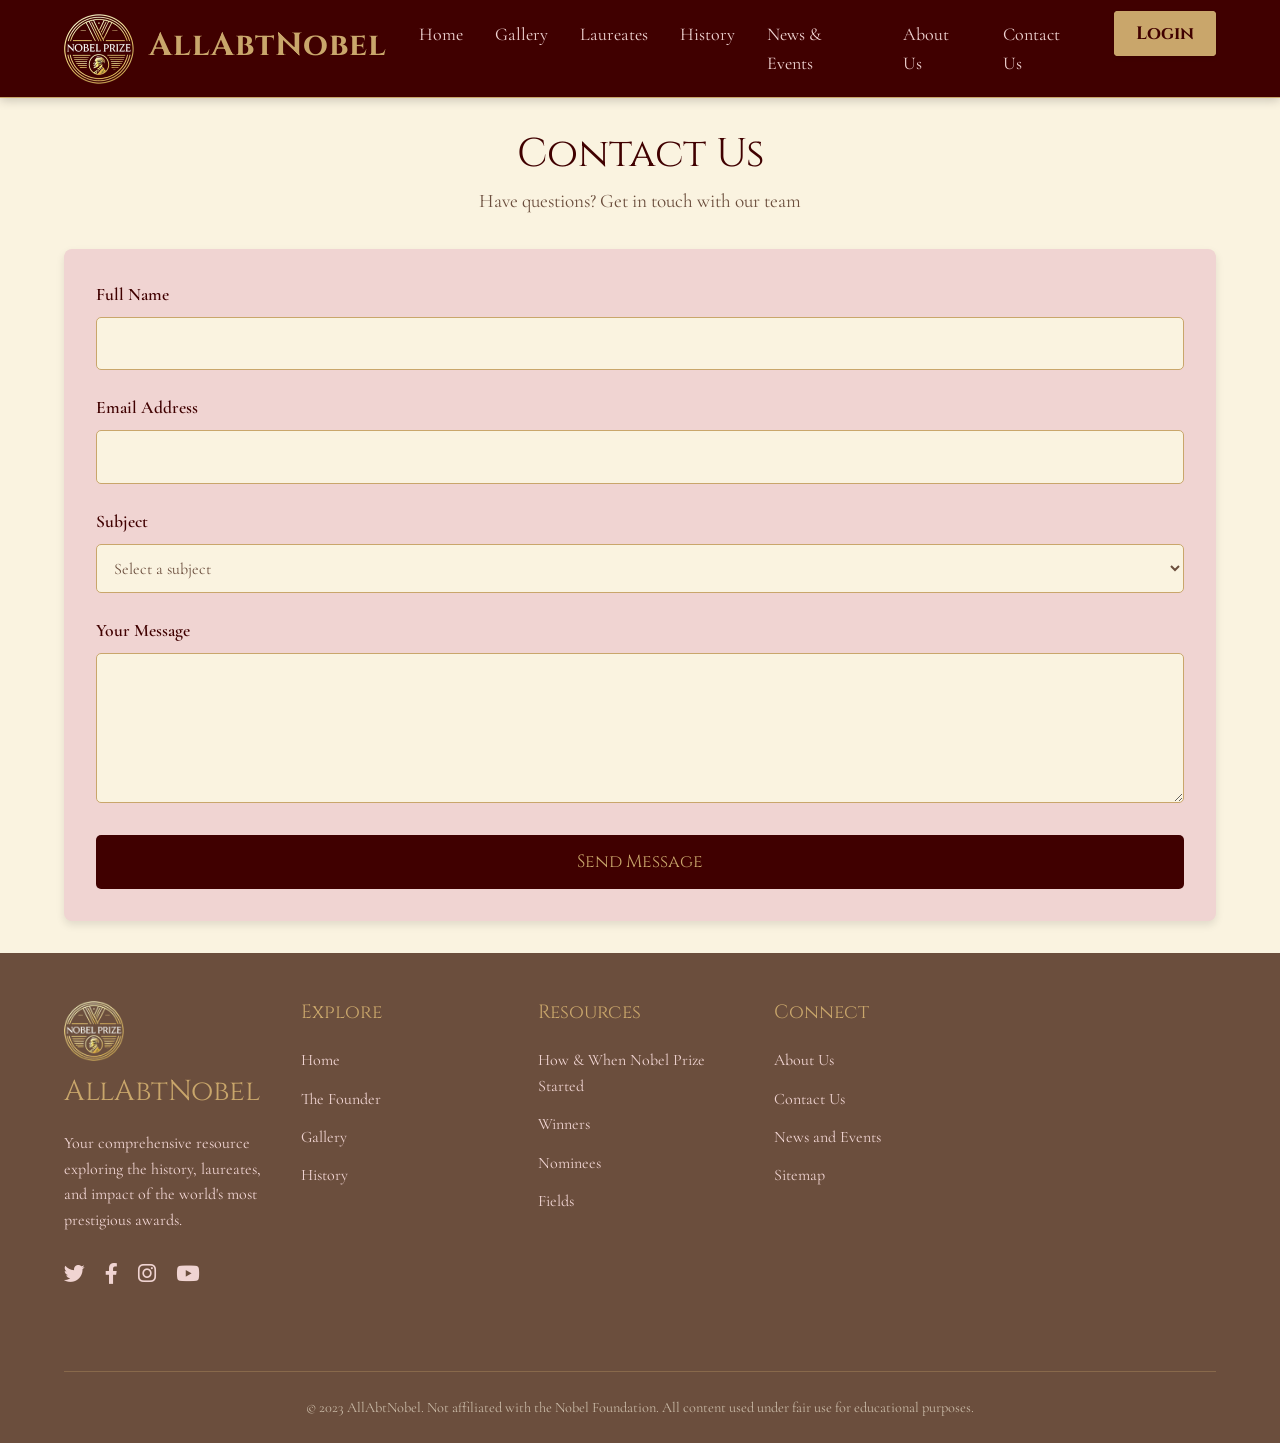
<file: contact.html>
<!DOCTYPE html>
<html lang="en">
<head>
    <meta charset="UTF-8">
    <link rel="shortcut icon" type="icon" href="./images/nobelfavicon.jpg">
    <meta name="viewport" content="width=device-width, initial-scale=1.0">
    <title>Contact Us | AllAbtNobel</title>
    <link href="https://cdn.jsdelivr.net/npm/bootstrap@5.0.2/dist/css/bootstrap.min.css" rel="stylesheet">
    <link href="https://fonts.googleapis.com/css2?family=Cinzel:wght@400;700&family=Cormorant+Garamond:ital,wght@0,400;0,700;1,400&display=swap" rel="stylesheet">
    <link rel="stylesheet" href="https://cdnjs.cloudflare.com/ajax/libs/font-awesome/6.0.0-beta3/css/all.min.css">
    <link rel="stylesheet" href="./CSS/contact.css">
</head>
<body>
    <header>
        <div class="header-container">
            <div class="logo"> 
                <a href="index.html"> 
                    <img src="./images/logo.png" id="logo"> 
                </a> 
                <p id="abn">AllAbtNobel</p> 
            </div>
            
            <div class="menu-toggle">
                <div class="hamburger"></div>
            </div>
            
            <nav>
                <ul>
                    <li><a href="index.html">Home</a></li>
                    <li><a href="gallery.html">Gallery</a></li>
                    <li class="dropdown">
                        <a href="winners.html">Laureates</a>
                        <ul class="dropdown-menu">
                            <li><a href="winners.html">Winners</a></li>
                            <li><a href="nominees.html">Nominees</a></li>
                        </ul>
                    </li>
                    <li><a href="history.html">History</a></li>
                    <li><a href="news and events.html">News & Events</a></li>
                    <li><a href="about.html">About Us</a></li>
                    <li><a href="contact.html">Contact Us</a></li>
                    <li class="login-btn"><a href="login.html">Login</a></li>
            </nav>
            <div class="overlay"></div>
        </div>
    </header>
    
    <div class="contact-container">
        <div class="page-title">
            <h1>Contact Us</h1>
            <p>Have questions? Get in touch with our team</p>
        </div>
        
        <section class="contact-section">
            <div class="success-message">
                <p>Thank you for your message! We'll get back to you soon.</p>
            </div>
            
            <form id="contactForm" class="contact-form">
                <div class="form-group">
                    <label for="name">Full Name</label>
                    <input type="text" id="name" name="name" required>
                    <div class="error-message">Please enter your full name</div>
                </div>
                
                <div class="form-group">
                    <label for="email">Email Address</label>
                    <input type="email" id="email" name="email" required>
                    <div class="error-message">Please enter a valid email address</div>
                </div>
                
                <div class="form-group">
                    <label for="subject">Subject</label>
                    <select id="subject" name="subject" required>
                        <option value="" disabled selected>Select a subject</option>
                        <option value="general">General Inquiry</option>
                        <option value="feedback">Website Feedback</option>
                        <option value="partnership">Partnership Opportunity</option>
                        <option value="press">Press Inquiry</option>
                        <option value="other">Other</option>
                    </select>
                    <div class="error-message">Please select a subject</div>
                </div>
                
                <div class="form-group">
                    <label for="message">Your Message</label>
                    <textarea id="message" name="message" required></textarea>
                    <div class="error-message">Please enter your message</div>
                </div>
                
                <button type="submit">Send Message</button>
            </form>
        </section>
    </div>
    
    <footer>
        <div class="footer-container">
            <div class="footer-about">
                <div class="footer-logo">
                    <img src="./images/logo.png" alt="AllAbtNobel Logo">
                    <span>AllAbtNobel</span>
                </div>
                <p>Your comprehensive resource exploring the history, laureates, and impact of the world's most prestigious awards.</p>
                <div class="social-links">
                    <a target="_blank" href="https://twitter.com/login"><i class="fab fa-twitter"></i></a>
                    <a target="_blank" href="https://www.facebook.com/login"><i class="fab fa-facebook-f"></i></a>
                    <a target="_blank" href="https://www.instagram.com/accounts/login/"><i class="fab fa-instagram"></i></a>
                    <a target="_blank" href="https://www.youtube.com/"><i class="fab fa-youtube"></i></a>
                </div>
            </div>
            <div class="footer-links">
                <h3>Explore</h3>
                <ul>
                    <li><a href="index.html">Home</a></li>
                    <li><a href="alfred.html">The Founder</a></li>
                    <li><a href="gallery.html">Gallery</a></li>
                    <li><a href="history.html">History</a></li>
                </ul>
            </div>
            <div class="footer-links">
                <h3>Resources</h3>
                <ul>
                    <li><a href="nps1.html">How & When Nobel Prize Started</a></li>
                    <li><a href="Winners.html">Winners</a></li>
                    <li><a href="nominees.html">Nominees</a></li>
                    <li><a href="fields.html">Fields</a></li>
                </ul>
            </div>
            <div class="footer-links">
                <h3>Connect</h3>
                <ul>
                    <li><a href="about.html">About Us</a></li>
                    <li><a href="contact.html">Contact Us</a></li>
                    <li><a href="news and events.html">News and Events</a></li>
                    <li><a href="Sitemap.html">Sitemap</a></li>
                </ul>
            </div>
            <div class="copyright">
                © 2023 AllAbtNobel. Not affiliated with the Nobel Foundation. All content used under fair use for educational purposes.
            </div>
        </div>
        <script src="https://cdn.jsdelivr.net/npm/bootstrap@5.0.2/dist/js/bootstrap.bundle.min.js" integrity="sha384-MrcW6ZMFYlzcLA8Nl+NtUVF0sA7MsXsP1UyJoMp4YLEuNSfAP+JcXn/tWtIaxVXM" crossorigin="anonymous"></script>
    </footer>

    <script src="./JS/contact.js"></script>
</body>
</html>
</file>
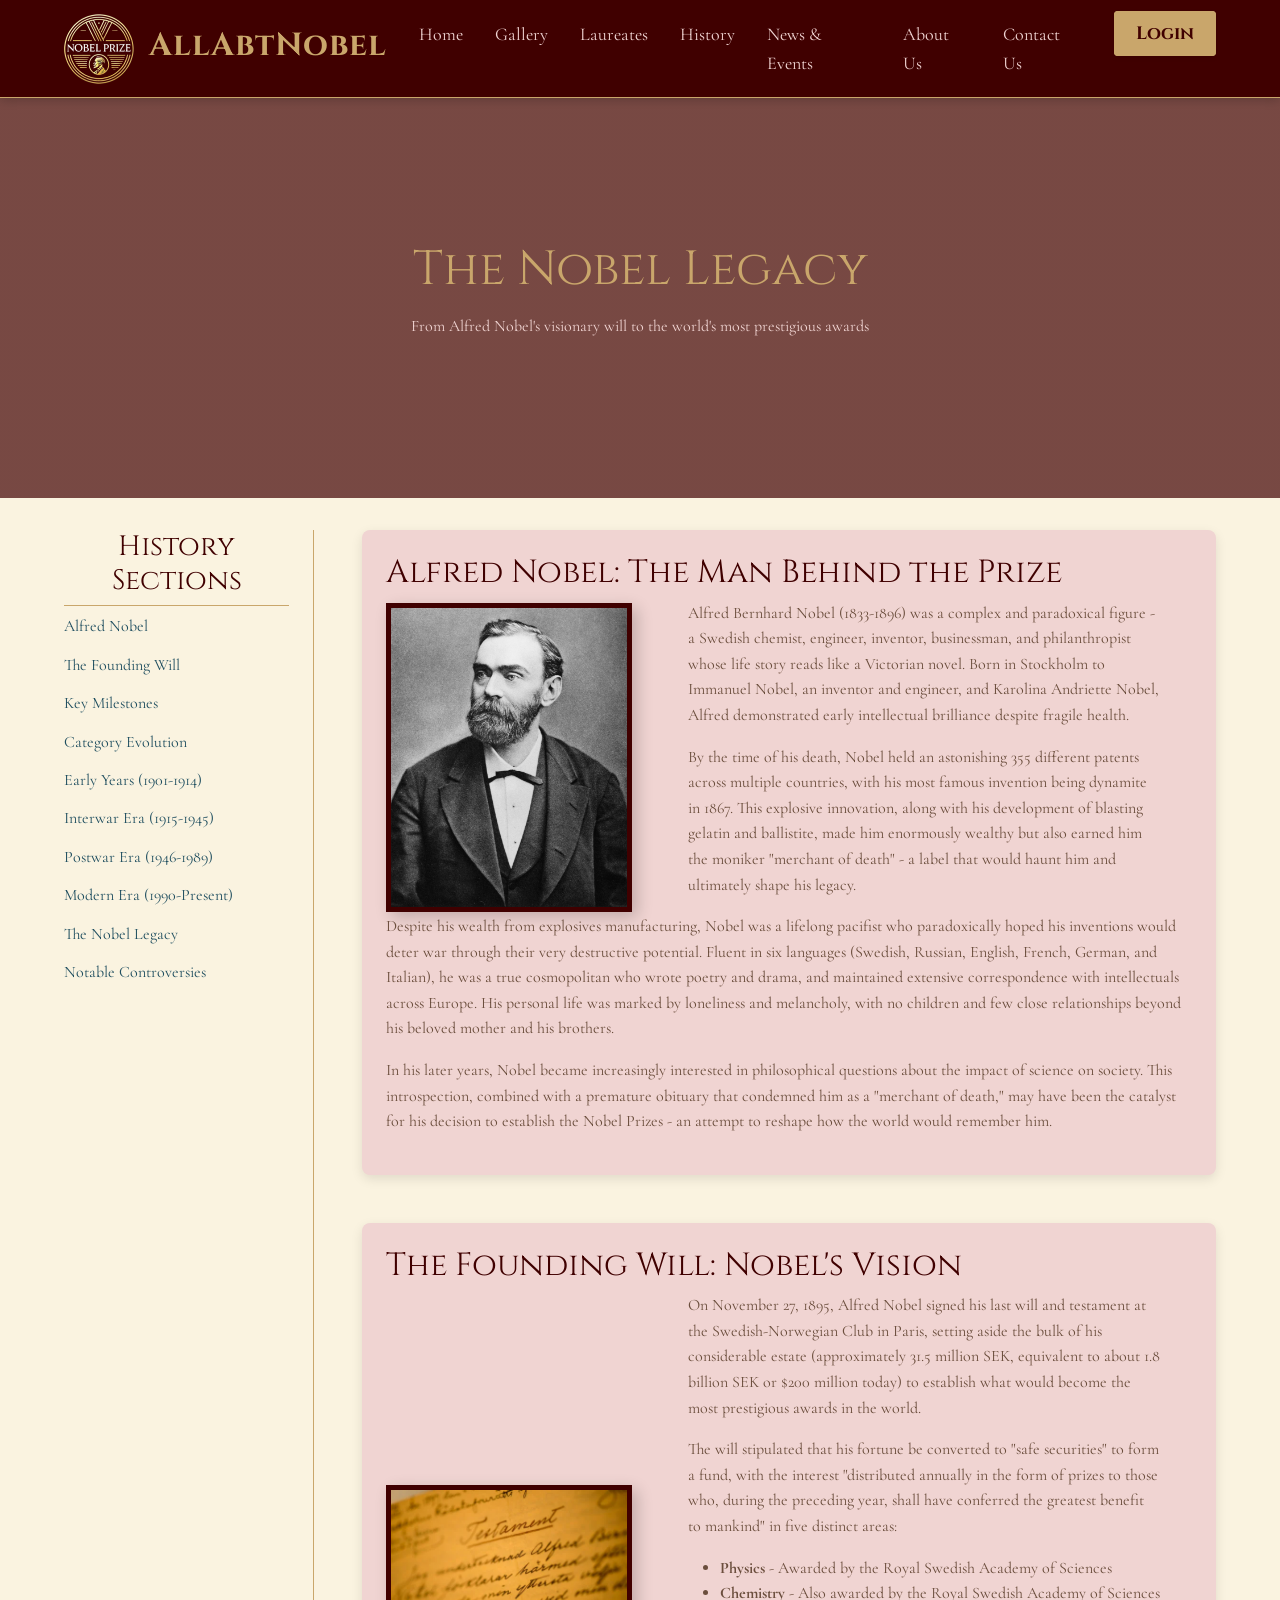
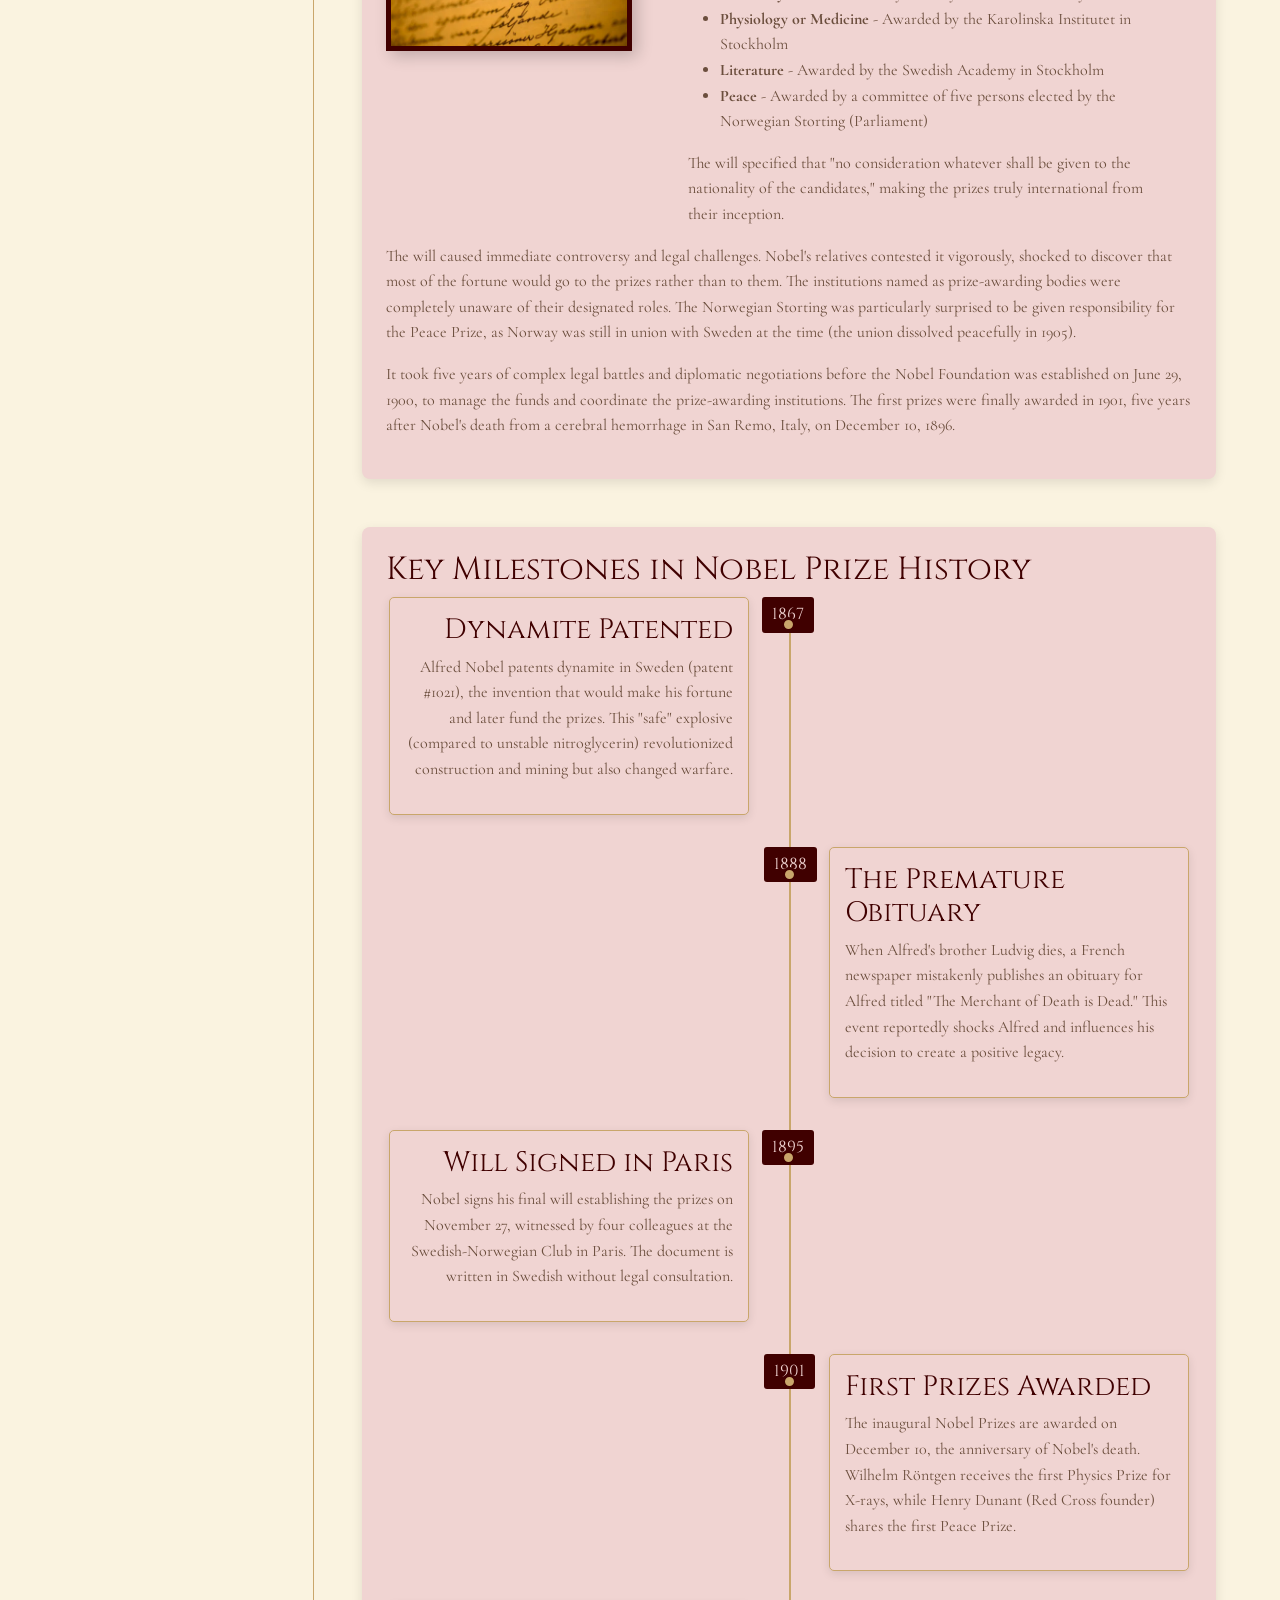
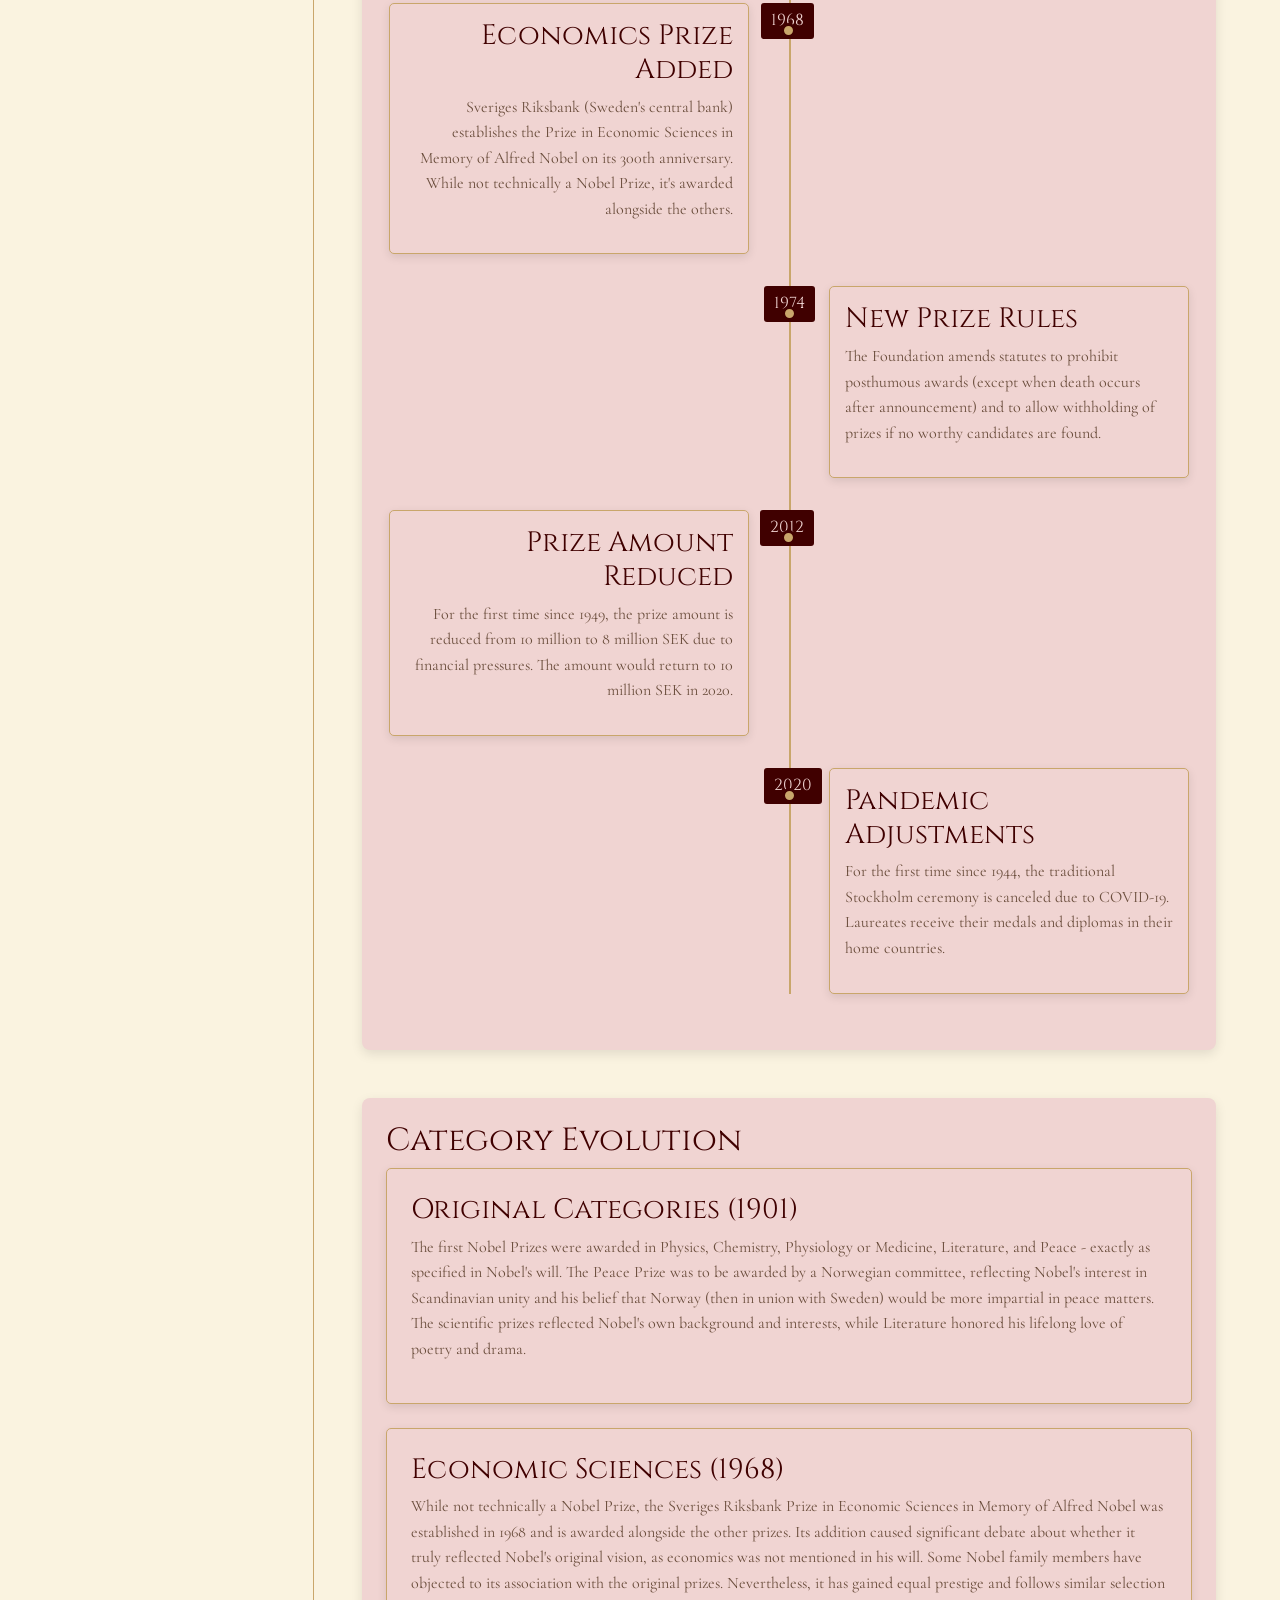
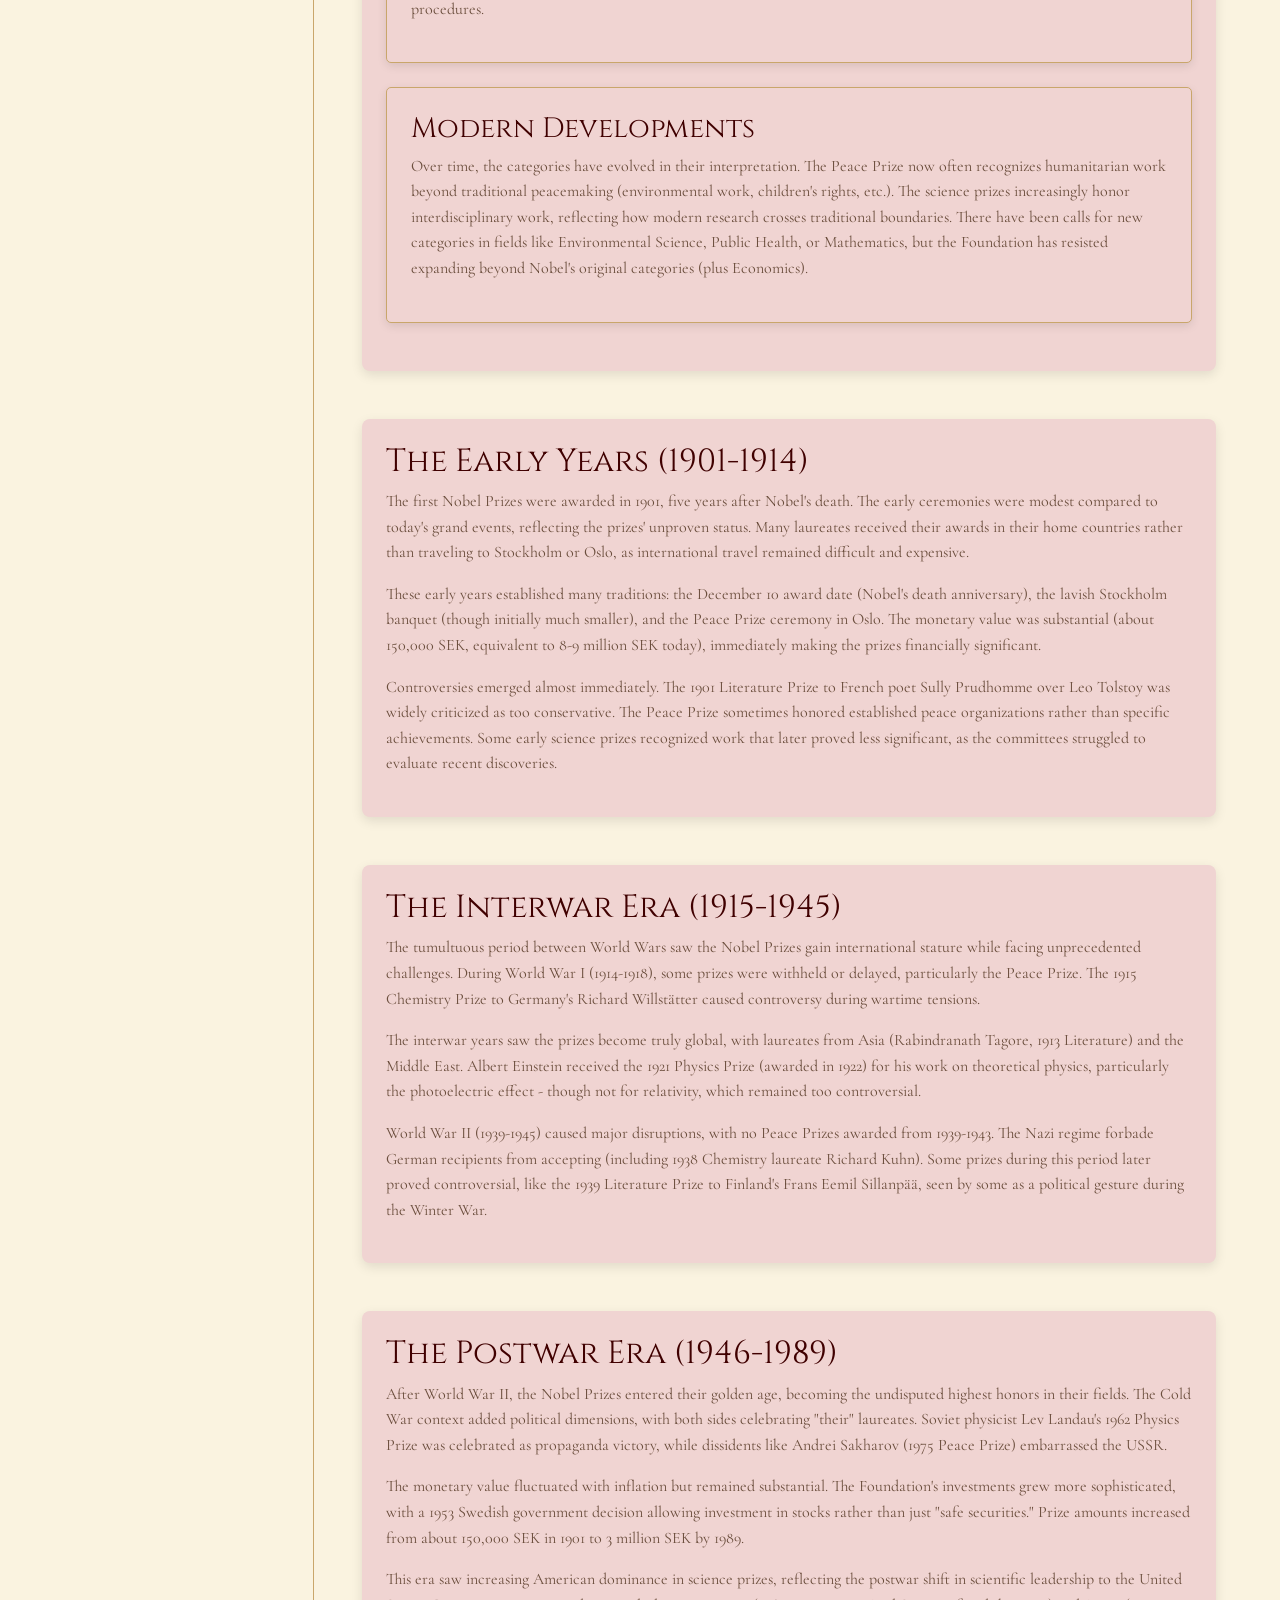
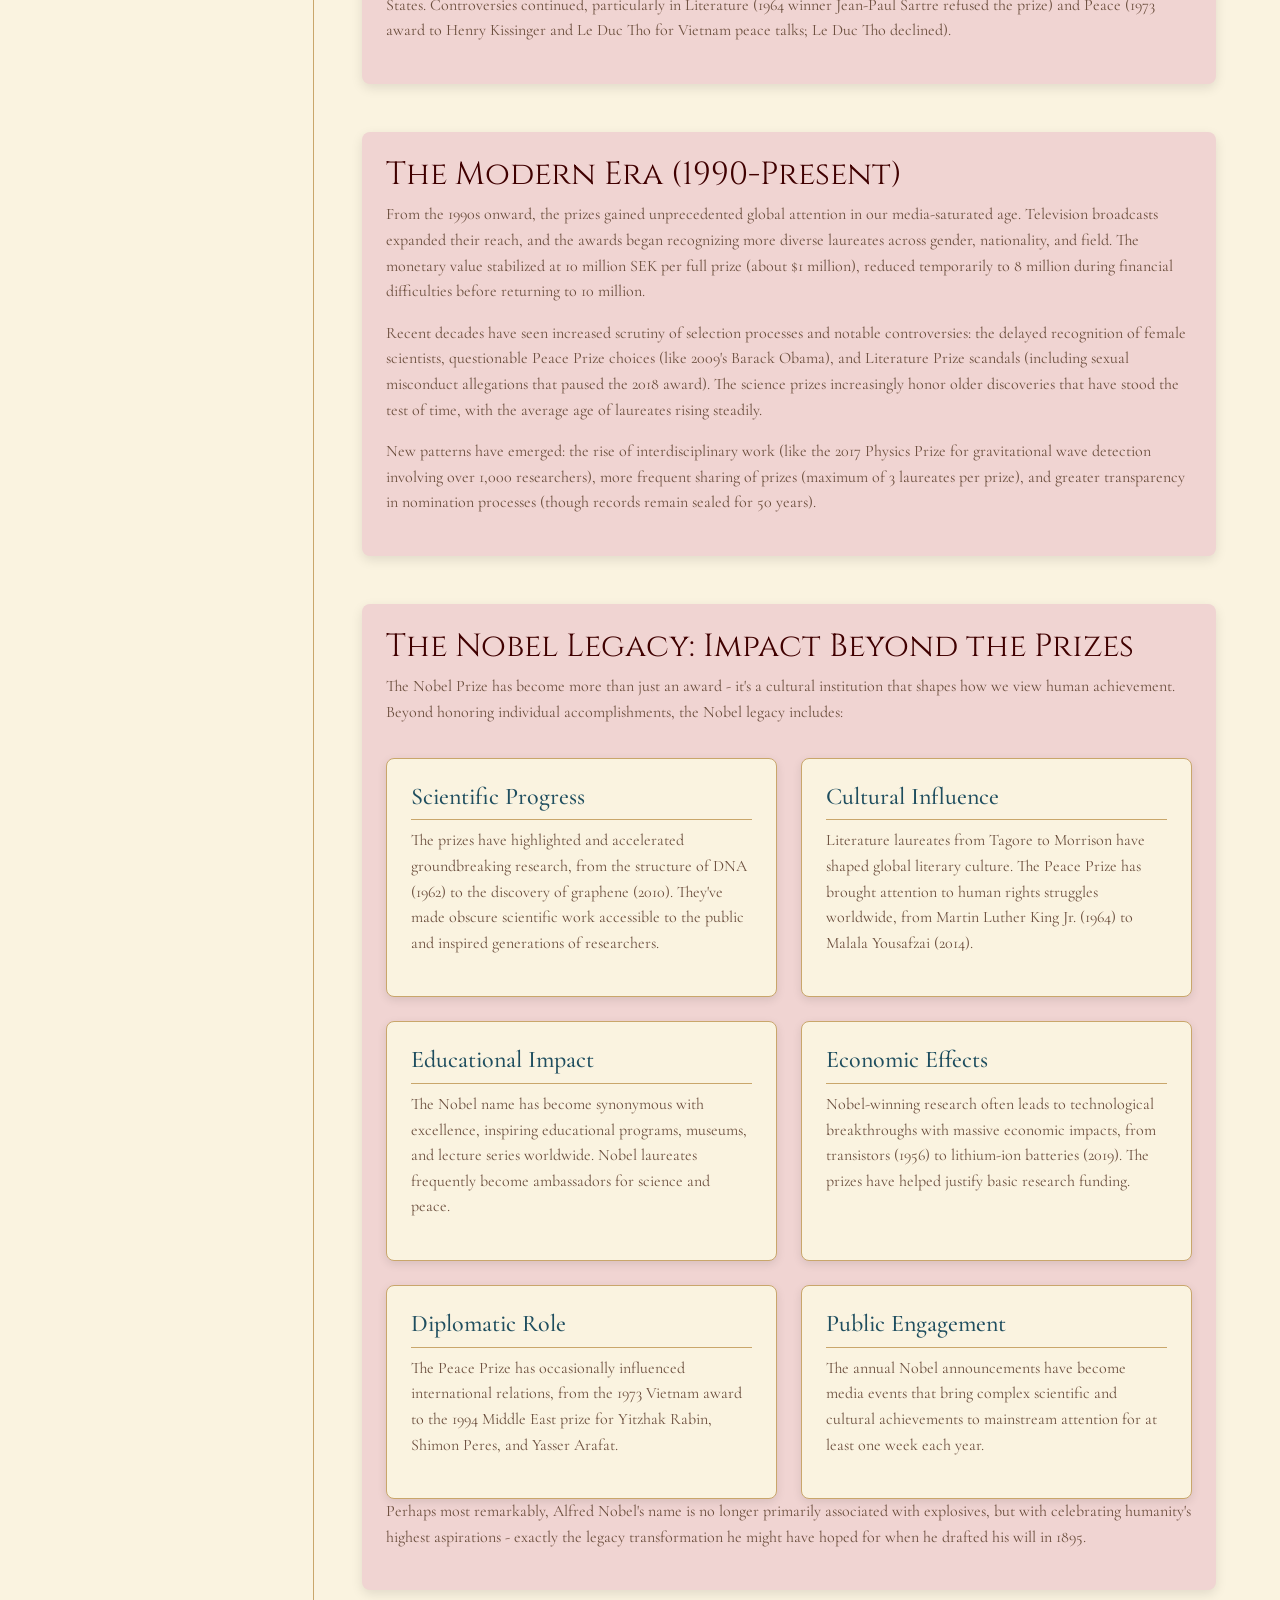
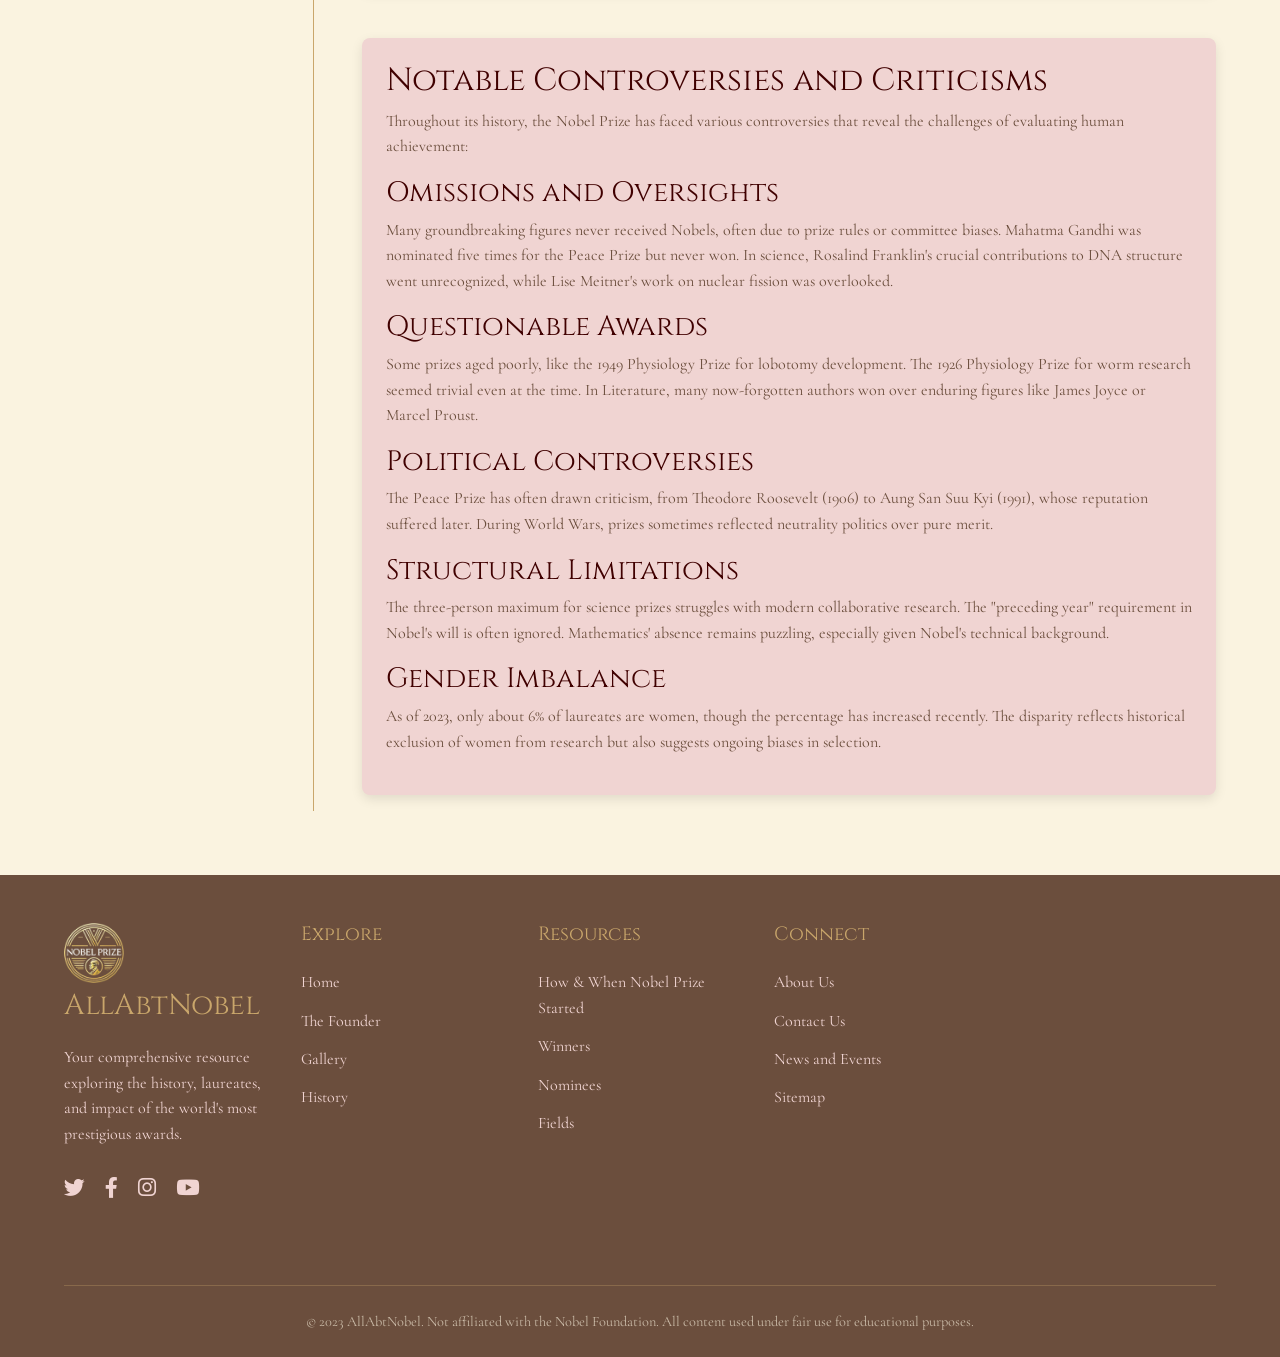
<file: history.html>
<!DOCTYPE html>
<html lang="en">
<head>
    <meta charset="UTF-8">
    <link rel="shortcut icon" type="icon" href="./images/nobelfavicon.jpg">
    <meta name="viewport" content="width=device-width, initial-scale=1.0">
    <title>History of the Nobel Prize | AllAbtNobel</title>
    <link href="https://cdn.jsdelivr.net/npm/bootstrap@5.0.2/dist/css/bootstrap.min.css" rel="stylesheet">
    <link href="https://fonts.googleapis.com/css2?family=Cinzel:wght@400;700&family=Cormorant+Garamond:ital,wght@0,400;0,700;1,400&display=swap" rel="stylesheet">
    <link rel="stylesheet" href="https://cdnjs.cloudflare.com/ajax/libs/font-awesome/6.0.0-beta3/css/all.min.css">
    <link rel="stylesheet" href="./CSS/history.css">
</head>
<body>
    <header>
        <div class="header-container">
            <div class="logo"> 
                <a href="index.html"> 
                    <img src="./images/logo.png" id="logo"> 
                </a> 
                <p id="abn">AllAbtNobel</p> 
            </div>
            
            <div class="menu-toggle">
                <div class="hamburger"></div>
            </div>
            
            <nav>
                <ul>
                    <li><a href="index.html">Home</a></li>
                    <li><a href="gallery.html">Gallery</a></li>
                    <li class="dropdown">
                        <a href="winners.html">Laureates</a>
                        <ul class="dropdown-menu">
                            <li><a href="winners.html">Winners</a></li>
                            <li><a href="nominees.html">Nominees</a></li>
                        </ul>
                    </li>
                    <li><a href="history.html">History</a></li>
                    <li><a href="news and events.html">News & Events</a></li>
                    <li><a href="about.html">About Us</a></li>
                    <li><a href="contact.html">Contact Us</a></li>
                    <li class="login-btn"><a href="login.html">Login</a></li>
            </nav>
            <div class="overlay"></div>
        </div>
    </header>
    
    <div class="history-hero">
        <div class="hero-content">
            <h1>The Nobel Legacy</h1>
            <p>From Alfred Nobel's visionary will to the world's most prestigious awards</p>
        </div>
    </div>
    
    <div class="history-container">
        <aside class="sidebar">
            <h3>History Sections</h3>
            <ul>
                <li><a href="#alfred-nobel">Alfred Nobel</a></li>
                <li><a href="#the-will">The Founding Will</a></li>
                <li><a href="#timeline">Key Milestones</a></li>
                <li><a href="#categories">Category Evolution</a></li>
                <li><a href="#early-years">Early Years (1901-1914)</a></li>
                <li><a href="#interwar-era">Interwar Era (1915-1945)</a></li>
                <li><a href="#postwar-era">Postwar Era (1946-1989)</a></li>
                <li><a href="#modern-era">Modern Era (1990-Present)</a></li>
                <li><a href="#legacy">The Nobel Legacy</a></li>
                <li><a href="#controversies">Notable Controversies</a></li>
            </ul>
        </aside>
        
        <main class="main-content">
            <section id="alfred-nobel" class="bio-section">
                <h2>Alfred Nobel: The Man Behind the Prize</h2>
                <div class="bio-grid">
                    <div class="bio-image">
                        <img src="./images/alfred.jpg" alt="Alfred Nobel portrait">
                    </div>
                    <div class="bio-text">
                        <p>Alfred Bernhard Nobel (1833-1896) was a complex and paradoxical figure - a Swedish chemist, engineer, inventor, businessman, and philanthropist whose life story reads like a Victorian novel. Born in Stockholm to Immanuel Nobel, an inventor and engineer, and Karolina Andriette Nobel, Alfred demonstrated early intellectual brilliance despite fragile health.</p>
                        <p>By the time of his death, Nobel held an astonishing 355 different patents across multiple countries, with his most famous invention being dynamite in 1867. This explosive innovation, along with his development of blasting gelatin and ballistite, made him enormously wealthy but also earned him the moniker "merchant of death" - a label that would haunt him and ultimately shape his legacy.</p>
                    </div>
                </div>
                <p>Despite his wealth from explosives manufacturing, Nobel was a lifelong pacifist who paradoxically hoped his inventions would deter war through their very destructive potential. Fluent in six languages (Swedish, Russian, English, French, German, and Italian), he was a true cosmopolitan who wrote poetry and drama, and maintained extensive correspondence with intellectuals across Europe. His personal life was marked by loneliness and melancholy, with no children and few close relationships beyond his beloved mother and his brothers.</p>
                <p>In his later years, Nobel became increasingly interested in philosophical questions about the impact of science on society. This introspection, combined with a premature obituary that condemned him as a "merchant of death," may have been the catalyst for his decision to establish the Nobel Prizes - an attempt to reshape how the world would remember him.</p>
            </section>
            
            <section id="the-will" class="bio-section">
                <h2>The Founding Will: Nobel's Vision</h2>
                <div class="bio-grid reverse">
                    <div class="bio-text">
                        <p>On November 27, 1895, Alfred Nobel signed his last will and testament at the Swedish-Norwegian Club in Paris, setting aside the bulk of his considerable estate (approximately 31.5 million SEK, equivalent to about 1.8 billion SEK or $200 million today) to establish what would become the most prestigious awards in the world.</p>
                        <p>The will stipulated that his fortune be converted to "safe securities" to form a fund, with the interest "distributed annually in the form of prizes to those who, during the preceding year, shall have conferred the greatest benefit to mankind" in five distinct areas:</p>
                        <ul>
                            <li><strong>Physics</strong> - Awarded by the Royal Swedish Academy of Sciences</li>
                            <li><strong>Chemistry</strong> - Also awarded by the Royal Swedish Academy of Sciences</li>
                            <li><strong>Physiology or Medicine</strong> - Awarded by the Karolinska Institutet in Stockholm</li>
                            <li><strong>Literature</strong> - Awarded by the Swedish Academy in Stockholm</li>
                            <li><strong>Peace</strong> - Awarded by a committee of five persons elected by the Norwegian Storting (Parliament)</li>
                        </ul>
                        <p>The will specified that "no consideration whatever shall be given to the nationality of the candidates," making the prizes truly international from their inception.</p>
                    </div>
                    <div class="bio-image">
                        <img src="./images/nobels will.webp" alt="Page from Nobel's will">
                    </div>
                </div>
                <p>The will caused immediate controversy and legal challenges. Nobel's relatives contested it vigorously, shocked to discover that most of the fortune would go to the prizes rather than to them. The institutions named as prize-awarding bodies were completely unaware of their designated roles. The Norwegian Storting was particularly surprised to be given responsibility for the Peace Prize, as Norway was still in union with Sweden at the time (the union dissolved peacefully in 1905).</p>
                <p>It took five years of complex legal battles and diplomatic negotiations before the Nobel Foundation was established on June 29, 1900, to manage the funds and coordinate the prize-awarding institutions. The first prizes were finally awarded in 1901, five years after Nobel's death from a cerebral hemorrhage in San Remo, Italy, on December 10, 1896.</p>
            </section>
            
            <section id="timeline" class="timeline-section">
                <h2>Key Milestones in Nobel Prize History</h2>
                <div class="timeline">
                    <div class="timeline-item">
                        <div class="timeline-year">1867</div>
                        <div class="timeline-content">
                            <h3>Dynamite Patented</h3>
                            <p>Alfred Nobel patents dynamite in Sweden (patent #1021), the invention that would make his fortune and later fund the prizes. This "safe" explosive (compared to unstable nitroglycerin) revolutionized construction and mining but also changed warfare.</p>
                        </div>
                    </div>
                    <div class="timeline-item">
                        <div class="timeline-year">1888</div>
                        <div class="timeline-content">
                            <h3>The Premature Obituary</h3>
                            <p>When Alfred's brother Ludvig dies, a French newspaper mistakenly publishes an obituary for Alfred titled "The Merchant of Death is Dead." This event reportedly shocks Alfred and influences his decision to create a positive legacy.</p>
                        </div>
                    </div>
                    <div class="timeline-item">
                        <div class="timeline-year">1895</div>
                        <div class="timeline-content">
                            <h3>Will Signed in Paris</h3>
                            <p>Nobel signs his final will establishing the prizes on November 27, witnessed by four colleagues at the Swedish-Norwegian Club in Paris. The document is written in Swedish without legal consultation.</p>
                        </div>
                    </div>
                    <div class="timeline-item">
                        <div class="timeline-year">1901</div>
                        <div class="timeline-content">
                            <h3>First Prizes Awarded</h3>
                            <p>The inaugural Nobel Prizes are awarded on December 10, the anniversary of Nobel's death. Wilhelm Röntgen receives the first Physics Prize for X-rays, while Henry Dunant (Red Cross founder) shares the first Peace Prize.</p>
                        </div>
                    </div>
                    <div class="timeline-item">
                        <div class="timeline-year">1968</div>
                        <div class="timeline-content">
                            <h3>Economics Prize Added</h3>
                            <p>Sveriges Riksbank (Sweden's central bank) establishes the Prize in Economic Sciences in Memory of Alfred Nobel on its 300th anniversary. While not technically a Nobel Prize, it's awarded alongside the others.</p>
                        </div>
                    </div>
                    <div class="timeline-item">
                        <div class="timeline-year">1974</div>
                        <div class="timeline-content">
                            <h3>New Prize Rules</h3>
                            <p>The Foundation amends statutes to prohibit posthumous awards (except when death occurs after announcement) and to allow withholding of prizes if no worthy candidates are found.</p>
                        </div>
                    </div>
                    <div class="timeline-item">
                        <div class="timeline-year">2012</div>
                        <div class="timeline-content">
                            <h3>Prize Amount Reduced</h3>
                            <p>For the first time since 1949, the prize amount is reduced from 10 million to 8 million SEK due to financial pressures. The amount would return to 10 million SEK in 2020.</p>
                        </div>
                    </div>
                    <div class="timeline-item">
                        <div class="timeline-year">2020</div>
                        <div class="timeline-content">
                            <h3>Pandemic Adjustments</h3>
                            <p>For the first time since 1944, the traditional Stockholm ceremony is canceled due to COVID-19. Laureates receive their medals and diplomas in their home countries.</p>
                        </div>
                    </div>
                </div>
            </section>
            
            <section id="categories" class="categories-section">
                <h2>Category Evolution</h2>
                <div class="category-card">
                    <h3>Original Categories (1901)</h3>
                    <p>The first Nobel Prizes were awarded in Physics, Chemistry, Physiology or Medicine, Literature, and Peace - exactly as specified in Nobel's will. The Peace Prize was to be awarded by a Norwegian committee, reflecting Nobel's interest in Scandinavian unity and his belief that Norway (then in union with Sweden) would be more impartial in peace matters. The scientific prizes reflected Nobel's own background and interests, while Literature honored his lifelong love of poetry and drama.</p>
                </div>
                <div class="category-card">
                    <h3>Economic Sciences (1968)</h3>
                    <p>While not technically a Nobel Prize, the Sveriges Riksbank Prize in Economic Sciences in Memory of Alfred Nobel was established in 1968 and is awarded alongside the other prizes. Its addition caused significant debate about whether it truly reflected Nobel's original vision, as economics was not mentioned in his will. Some Nobel family members have objected to its association with the original prizes. Nevertheless, it has gained equal prestige and follows similar selection procedures.</p>
                </div>
                <div class="category-card">
                    <h3>Modern Developments</h3>
                    <p>Over time, the categories have evolved in their interpretation. The Peace Prize now often recognizes humanitarian work beyond traditional peacemaking (environmental work, children's rights, etc.). The science prizes increasingly honor interdisciplinary work, reflecting how modern research crosses traditional boundaries. There have been calls for new categories in fields like Environmental Science, Public Health, or Mathematics, but the Foundation has resisted expanding beyond Nobel's original categories (plus Economics).</p>
                </div>
            </section>
            
            <section id="early-years" class="bio-section">
                <h2>The Early Years (1901-1914)</h2>
                <p>The first Nobel Prizes were awarded in 1901, five years after Nobel's death. The early ceremonies were modest compared to today's grand events, reflecting the prizes' unproven status. Many laureates received their awards in their home countries rather than traveling to Stockholm or Oslo, as international travel remained difficult and expensive.</p>
                <p>These early years established many traditions: the December 10 award date (Nobel's death anniversary), the lavish Stockholm banquet (though initially much smaller), and the Peace Prize ceremony in Oslo. The monetary value was substantial (about 150,000 SEK, equivalent to 8-9 million SEK today), immediately making the prizes financially significant.</p>
                <p>Controversies emerged almost immediately. The 1901 Literature Prize to French poet Sully Prudhomme over Leo Tolstoy was widely criticized as too conservative. The Peace Prize sometimes honored established peace organizations rather than specific achievements. Some early science prizes recognized work that later proved less significant, as the committees struggled to evaluate recent discoveries.</p>
            </section>
            
            <section id="interwar-era" class="bio-section">
                <h2>The Interwar Era (1915-1945)</h2>
                <p>The tumultuous period between World Wars saw the Nobel Prizes gain international stature while facing unprecedented challenges. During World War I (1914-1918), some prizes were withheld or delayed, particularly the Peace Prize. The 1915 Chemistry Prize to Germany's Richard Willstätter caused controversy during wartime tensions.</p>
                <p>The interwar years saw the prizes become truly global, with laureates from Asia (Rabindranath Tagore, 1913 Literature) and the Middle East. Albert Einstein received the 1921 Physics Prize (awarded in 1922) for his work on theoretical physics, particularly the photoelectric effect - though not for relativity, which remained too controversial.</p>
                <p>World War II (1939-1945) caused major disruptions, with no Peace Prizes awarded from 1939-1943. The Nazi regime forbade German recipients from accepting (including 1938 Chemistry laureate Richard Kuhn). Some prizes during this period later proved controversial, like the 1939 Literature Prize to Finland's Frans Eemil Sillanpää, seen by some as a political gesture during the Winter War.</p>
            </section>
            
            <section id="postwar-era" class="bio-section">
                <h2>The Postwar Era (1946-1989)</h2>
                <p>After World War II, the Nobel Prizes entered their golden age, becoming the undisputed highest honors in their fields. The Cold War context added political dimensions, with both sides celebrating "their" laureates. Soviet physicist Lev Landau's 1962 Physics Prize was celebrated as propaganda victory, while dissidents like Andrei Sakharov (1975 Peace Prize) embarrassed the USSR.</p>
                <p>The monetary value fluctuated with inflation but remained substantial. The Foundation's investments grew more sophisticated, with a 1953 Swedish government decision allowing investment in stocks rather than just "safe securities." Prize amounts increased from about 150,000 SEK in 1901 to 3 million SEK by 1989.</p>
                <p>This era saw increasing American dominance in science prizes, reflecting the postwar shift in scientific leadership to the United States. Controversies continued, particularly in Literature (1964 winner Jean-Paul Sartre refused the prize) and Peace (1973 award to Henry Kissinger and Le Duc Tho for Vietnam peace talks; Le Duc Tho declined).</p>
            </section>
            
            <section id="modern-era" class="bio-section">
                <h2>The Modern Era (1990-Present)</h2>
                <p>From the 1990s onward, the prizes gained unprecedented global attention in our media-saturated age. Television broadcasts expanded their reach, and the awards began recognizing more diverse laureates across gender, nationality, and field. The monetary value stabilized at 10 million SEK per full prize (about $1 million), reduced temporarily to 8 million during financial difficulties before returning to 10 million.</p>
                <p>Recent decades have seen increased scrutiny of selection processes and notable controversies: the delayed recognition of female scientists, questionable Peace Prize choices (like 2009's Barack Obama), and Literature Prize scandals (including sexual misconduct allegations that paused the 2018 award). The science prizes increasingly honor older discoveries that have stood the test of time, with the average age of laureates rising steadily.</p>
                <p>New patterns have emerged: the rise of interdisciplinary work (like the 2017 Physics Prize for gravitational wave detection involving over 1,000 researchers), more frequent sharing of prizes (maximum of 3 laureates per prize), and greater transparency in nomination processes (though records remain sealed for 50 years).</p>
            </section>
            
            <section id="legacy" class="legacy-section">
                <h2>The Nobel Legacy: Impact Beyond the Prizes</h2>
                <p>The Nobel Prize has become more than just an award - it's a cultural institution that shapes how we view human achievement. Beyond honoring individual accomplishments, the Nobel legacy includes:</p>
                
                <div class="legacy-features">
                    <div class="legacy-card">
                        <h4>Scientific Progress</h4>
                        <p>The prizes have highlighted and accelerated groundbreaking research, from the structure of DNA (1962) to the discovery of graphene (2010). They've made obscure scientific work accessible to the public and inspired generations of researchers.</p>
                    </div>
                    <div class="legacy-card">
                        <h4>Cultural Influence</h4>
                        <p>Literature laureates from Tagore to Morrison have shaped global literary culture. The Peace Prize has brought attention to human rights struggles worldwide, from Martin Luther King Jr. (1964) to Malala Yousafzai (2014).</p>
                    </div>
                    <div class="legacy-card">
                        <h4>Educational Impact</h4>
                        <p>The Nobel name has become synonymous with excellence, inspiring educational programs, museums, and lecture series worldwide. Nobel laureates frequently become ambassadors for science and peace.</p>
                    </div>
                    <div class="legacy-card">
                        <h4>Economic Effects</h4>
                        <p>Nobel-winning research often leads to technological breakthroughs with massive economic impacts, from transistors (1956) to lithium-ion batteries (2019). The prizes have helped justify basic research funding.</p>
                    </div>
                    <div class="legacy-card">
                        <h4>Diplomatic Role</h4>
                        <p>The Peace Prize has occasionally influenced international relations, from the 1973 Vietnam award to the 1994 Middle East prize for Yitzhak Rabin, Shimon Peres, and Yasser Arafat.</p>
                    </div>
                    <div class="legacy-card">
                        <h4>Public Engagement</h4>
                        <p>The annual Nobel announcements have become media events that bring complex scientific and cultural achievements to mainstream attention for at least one week each year.</p>
                    </div>
                </div>
                
                <p>Perhaps most remarkably, Alfred Nobel's name is no longer primarily associated with explosives, but with celebrating humanity's highest aspirations - exactly the legacy transformation he might have hoped for when he drafted his will in 1895.</p>
            </section>
            
            <section id="controversies" class="bio-section">
                <h2>Notable Controversies and Criticisms</h2>
                <p>Throughout its history, the Nobel Prize has faced various controversies that reveal the challenges of evaluating human achievement:</p>
                
                <h3>Omissions and Oversights</h3>
                <p>Many groundbreaking figures never received Nobels, often due to prize rules or committee biases. Mahatma Gandhi was nominated five times for the Peace Prize but never won. In science, Rosalind Franklin's crucial contributions to DNA structure went unrecognized, while Lise Meitner's work on nuclear fission was overlooked.</p>
                
                <h3>Questionable Awards</h3>
                <p>Some prizes aged poorly, like the 1949 Physiology Prize for lobotomy development. The 1926 Physiology Prize for worm research seemed trivial even at the time. In Literature, many now-forgotten authors won over enduring figures like James Joyce or Marcel Proust.</p>
                
                <h3>Political Controversies</h3>
                <p>The Peace Prize has often drawn criticism, from Theodore Roosevelt (1906) to Aung San Suu Kyi (1991), whose reputation suffered later. During World Wars, prizes sometimes reflected neutrality politics over pure merit.</p>
                
                <h3>Structural Limitations</h3>
                <p>The three-person maximum for science prizes struggles with modern collaborative research. The "preceding year" requirement in Nobel's will is often ignored. Mathematics' absence remains puzzling, especially given Nobel's technical background.</p>
                
                <h3>Gender Imbalance</h3>
                <p>As of 2023, only about 6% of laureates are women, though the percentage has increased recently. The disparity reflects historical exclusion of women from research but also suggests ongoing biases in selection.</p>
            </section>
        </main>
    </div>
    
    <footer>
        <div class="footer-container">
            <div class="footer-about">
                <div class="footer-logo">
                    <img src="./images/logo.png" alt="AllAbtNobel Logo">
                    <span>AllAbtNobel</span>
                </div>
                <p>Your comprehensive resource exploring the history, laureates, and impact of the world's most prestigious awards.</p>
                <div class="social-links">
                    <a target="_blank" href="https://twitter.com/login"><i class="fab fa-twitter"></i></a>
                    <a target="_blank" href="https://www.facebook.com/login"><i class="fab fa-facebook-f"></i></a>
                    <a target="_blank" href="https://www.instagram.com/accounts/login/"><i class="fab fa-instagram"></i></a>
                    <a target="_blank" href="https://www.youtube.com/"><i class="fab fa-youtube"></i></a>
                </div>
            </div>
            <div class="footer-links">
                <h3>Explore</h3>
                <ul>
                    <li><a href="index.html">Home</a></li>
                    <li><a href="alfred.html">The Founder</a></li>
                    <li><a href="gallery.html">Gallery</a></li>
                    <li><a href="history.html">History</a></li>
                </ul>
            </div>
            <div class="footer-links">
                <h3>Resources</h3>
                <ul>
                    <li><a href="nps1.html">How & When Nobel Prize Started</a></li>
                    <li><a href="Winners.html">Winners</a></li>
                    <li><a href="nominees.html">Nominees</a></li>
                    <li><a href="fields.html">Fields</a></li>
                </ul>
            </div>
            <div class="footer-links">
                <h3>Connect</h3>
                <ul>
                    <li><a href="about.html">About Us</a></li>
                    <li><a href="contact.html">Contact Us</a></li>
                    <li><a href="news and events.html">News and Events</a></li>
                    <li><a href="Sitemap.html">Sitemap</a></li>
                </ul>
            </div>
            <div class="copyright">
                © 2023 AllAbtNobel. Not affiliated with the Nobel Foundation. All content used under fair use for educational purposes.
            </div>
        </div>
        <script src="https://cdn.jsdelivr.net/npm/bootstrap@5.0.2/dist/js/bootstrap.bundle.min.js" integrity="sha384-MrcW6ZMFYlzcLA8Nl+NtUVF0sA7MsXsP1UyJoMp4YLEuNSfAP+JcXn/tWtIaxVXM" crossorigin="anonymous"></script>
    </footer>
        </div>
    </footer>

    <script src="./JS/history.js"> </script>
</body>
</html>
</file>
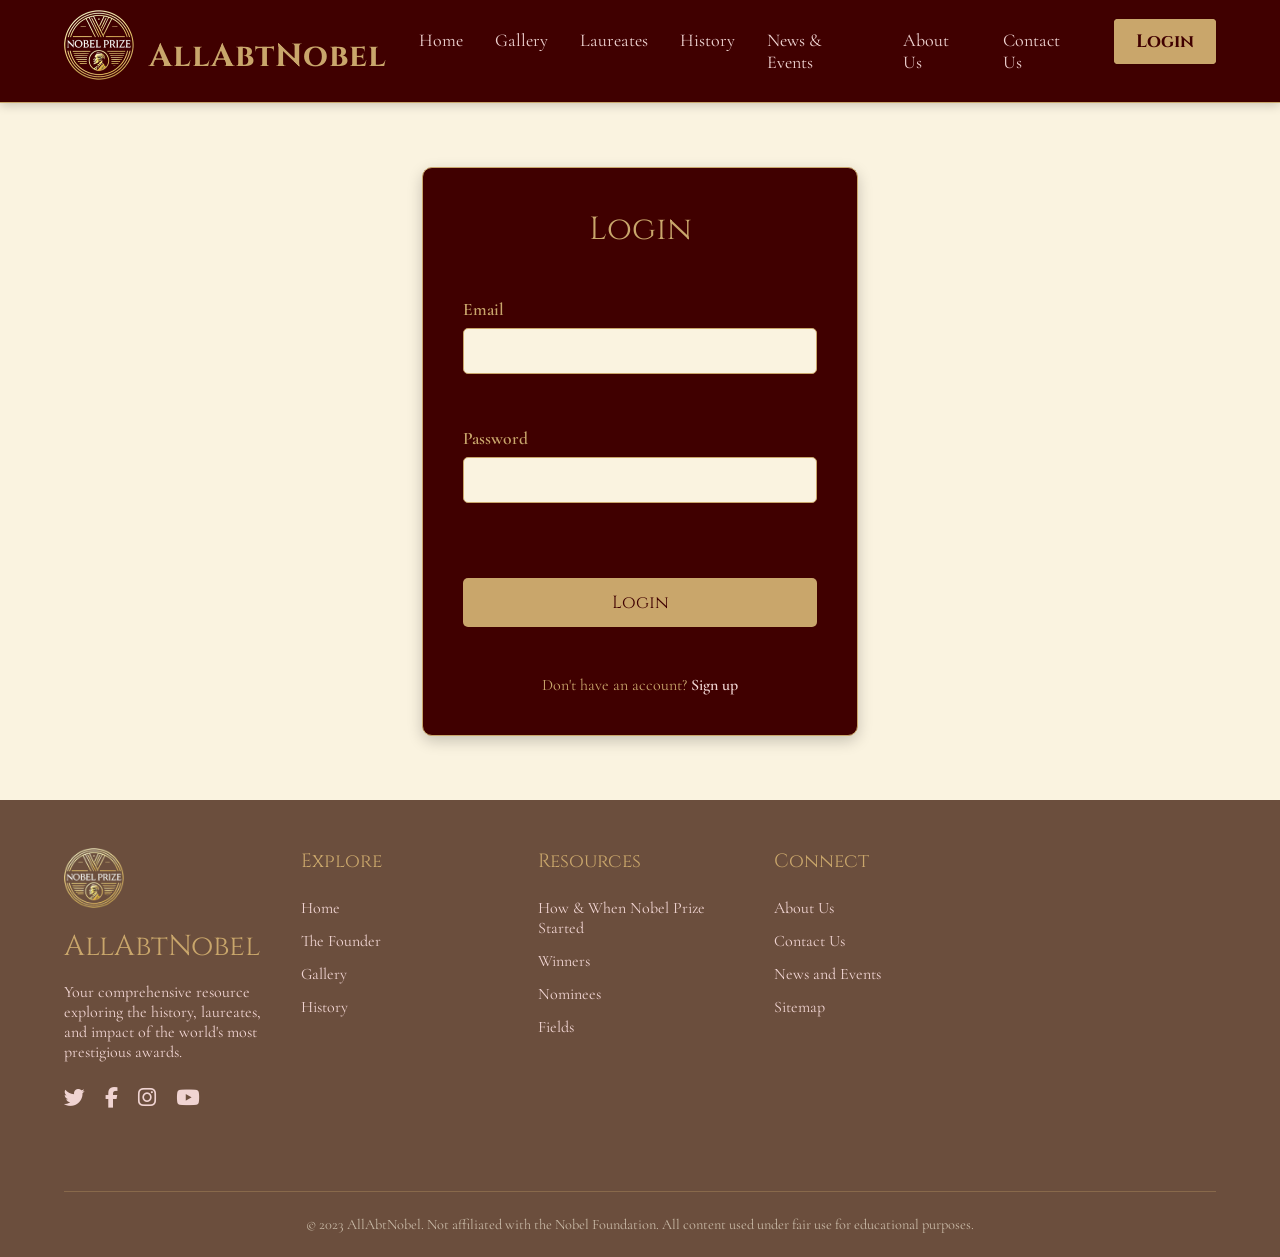
<file: login.html>
<!DOCTYPE html>
<html lang="en">
<head>
  <meta charset="UTF-8">
  <link rel="shortcut icon" type="icon" href="./images/nobelfavicon.jpg">
  <meta name="viewport" content="width=device-width, initial-scale=1.0">
  <title>Login & Signup Form</title>
  <link href="https://fonts.googleapis.com/css2?family=Cinzel:wght@400;700&family=Cormorant+Garamond:ital,wght@0,400;0,700;1,400&display=swap" rel="stylesheet">
  <link rel="stylesheet" href="https://cdnjs.cloudflare.com/ajax/libs/font-awesome/6.4.0/css/all.min.css">
  <link rel="stylesheet" href="./CSS/login.css">
</head>
<body>
    <header>
        <div class="header-container">
            <div class="logo"> 
                <a href="index.html"> 
                    <img src="./images/logo.png" id="logo"> 
                </a> 
                <p id="abn">AllAbtNobel</p> 
            </div>
            
            <div class="menu-toggle">
                <div class="hamburger"></div>
            </div>
            
            <nav>
                <ul>
                    <li><a href="index.html">Home</a></li>
                    <li><a href="gallery.html">Gallery</a></li>
                    <li class="dropdown">
                        <a href="winners.html">Laureates</a>
                        <ul class="dropdown-menu">
                            <li><a href="winners.html">Winners</a></li>
                            <li><a href="nominees.html">Nominees</a></li>
                        </ul>
                    </li>
                    <li><a href="history.html">History</a></li>
                    <li><a href="news and events.html">News & Events</a></li>
                    <li><a href="about.html">About Us</a></li>
                    <li><a href="contact.html">Contact Us</a></li>
                    <li class="login-btn"><a href="login.html">Login</a></li>
                </ul>
            </nav>
            <div class="overlay"></div>
        </div>
    </header>
  
  <div class="container">
    <div class="form-container">
      <!-- Login Form -->
      <form id="loginForm" class="form">
        <h2>Login</h2>
        <div class="form-group">
          <label for="loginEmail">Email</label>
          <input type="email" id="loginEmail" required>
          <span class="error" id="loginEmailError"></span>
        </div>
        <div class="form-group">
          <label for="loginPassword">Password</label>
          <input type="password" id="loginPassword" required>
          <span class="error" id="loginPasswordError"></span>
          <div id="loginPasswordStrength" class="password-strength"></div>
        </div>
        <button type="submit">Login</button>
        <p class="toggle-form">Don't have an account? <a href="#" id="showSignup">Sign up</a></p>
      </form>

      <!-- Signup Form (Hidden by Default) -->
      <form id="signupForm" class="form hidden">
        <h2>Sign Up</h2>
        <div class="name-fields">
          <div class="form-group">
            <label for="signupFirstName">First Name</label>
            <input type="text" id="signupFirstName" required>
            <span class="error" id="signupFirstNameError"></span>
          </div>
          <div class="form-group">
            <label for="signupLastName">Last Name</label>
            <input type="text" id="signupLastName" required>
            <span class="error" id="signupLastNameError"></span>
          </div>
        </div>
        <div class="form-group">
          <label for="signupEmail">Email</label>
          <input type="email" id="signupEmail" required>
          <span class="error" id="signupEmailError"></span>
        </div>
        <div class="form-group">
          <label for="signupPassword">Password</label>
          <input type="password" id="signupPassword" required>
          <span class="error" id="signupPasswordError"></span>
          <div id="signupPasswordStrength" class="password-strength"></div>
        </div>
        <div class="form-group">
          <label for="signupConfirmPassword">Confirm Password</label>
          <input type="password" id="signupConfirmPassword" required>
          <span class="error" id="signupConfirmPasswordError"></span>
        </div>
        <button type="submit">Sign Up</button>
        <p class="toggle-form">Already have an account? <a href="#" id="showLogin">Login</a></p>
      </form>
    </div>
  </div>

  <footer>
        <div class="footer-container">
            <div class="footer-about">
                <div class="footer-logo">
                    <img src="./images/logo.png" alt="AllAbtNobel Logo">
                    <span>AllAbtNobel</span>
                </div>
                <p>Your comprehensive resource exploring the history, laureates, and impact of the world's most prestigious awards.</p>
                <div class="social-links">
                    <a target="_blank" href="https://twitter.com/login"><i class="fab fa-twitter"></i></a>
                    <a target="_blank" href="https://www.facebook.com/login"><i class="fab fa-facebook-f"></i></a>
                    <a target="_blank" href="https://www.instagram.com/accounts/login/"><i class="fab fa-instagram"></i></a>
                    <a target="_blank" href="https://www.youtube.com/"><i class="fab fa-youtube"></i></a>
                </div>
            </div>
            <div class="footer-links">
                <h3>Explore</h3>
                <ul>
                    <li><a href="index.html">Home</a></li>
                    <li><a href="alfred.html">The Founder</a></li>
                    <li><a href="gallery.html">Gallery</a></li>
                    <li><a href="history.html">History</a></li>
                </ul>
            </div>
            <div class="footer-links">
                <h3>Resources</h3>
                <ul>
                    <li><a href="nps1.html">How & When Nobel Prize Started</a></li>
                    <li><a href="Winners.html">Winners</a></li>
                    <li><a href="nominees.html">Nominees</a></li>
                    <li><a href="fields.html">Fields</a></li>
                </ul>
            </div>
            <div class="footer-links">
                <h3>Connect</h3>
                <ul>
                    <li><a href="about.html">About Us</a></li>
                    <li><a href="contact.html">Contact Us</a></li>
                    <li><a href="news and events.html">News and Events</a></li>
                    <li><a href="Sitemap.html">Sitemap</a></li>
                </ul>
            </div>
            <div class="copyright">
                © 2023 AllAbtNobel. Not affiliated with the Nobel Foundation. All content used under fair use for educational purposes.
            </div>
        </div>
        <script src="https://cdn.jsdelivr.net/npm/bootstrap@5.0.2/dist/js/bootstrap.bundle.min.js" integrity="sha384-MrcW6ZMFYlzcLA8Nl+NtUVF0sA7MsXsP1UyJoMp4YLEuNSfAP+JcXn/tWtIaxVXM" crossorigin="anonymous"></script>
    </footer>

  <script src="./JS/login.js"> </script>
</body>
</html>
</file>
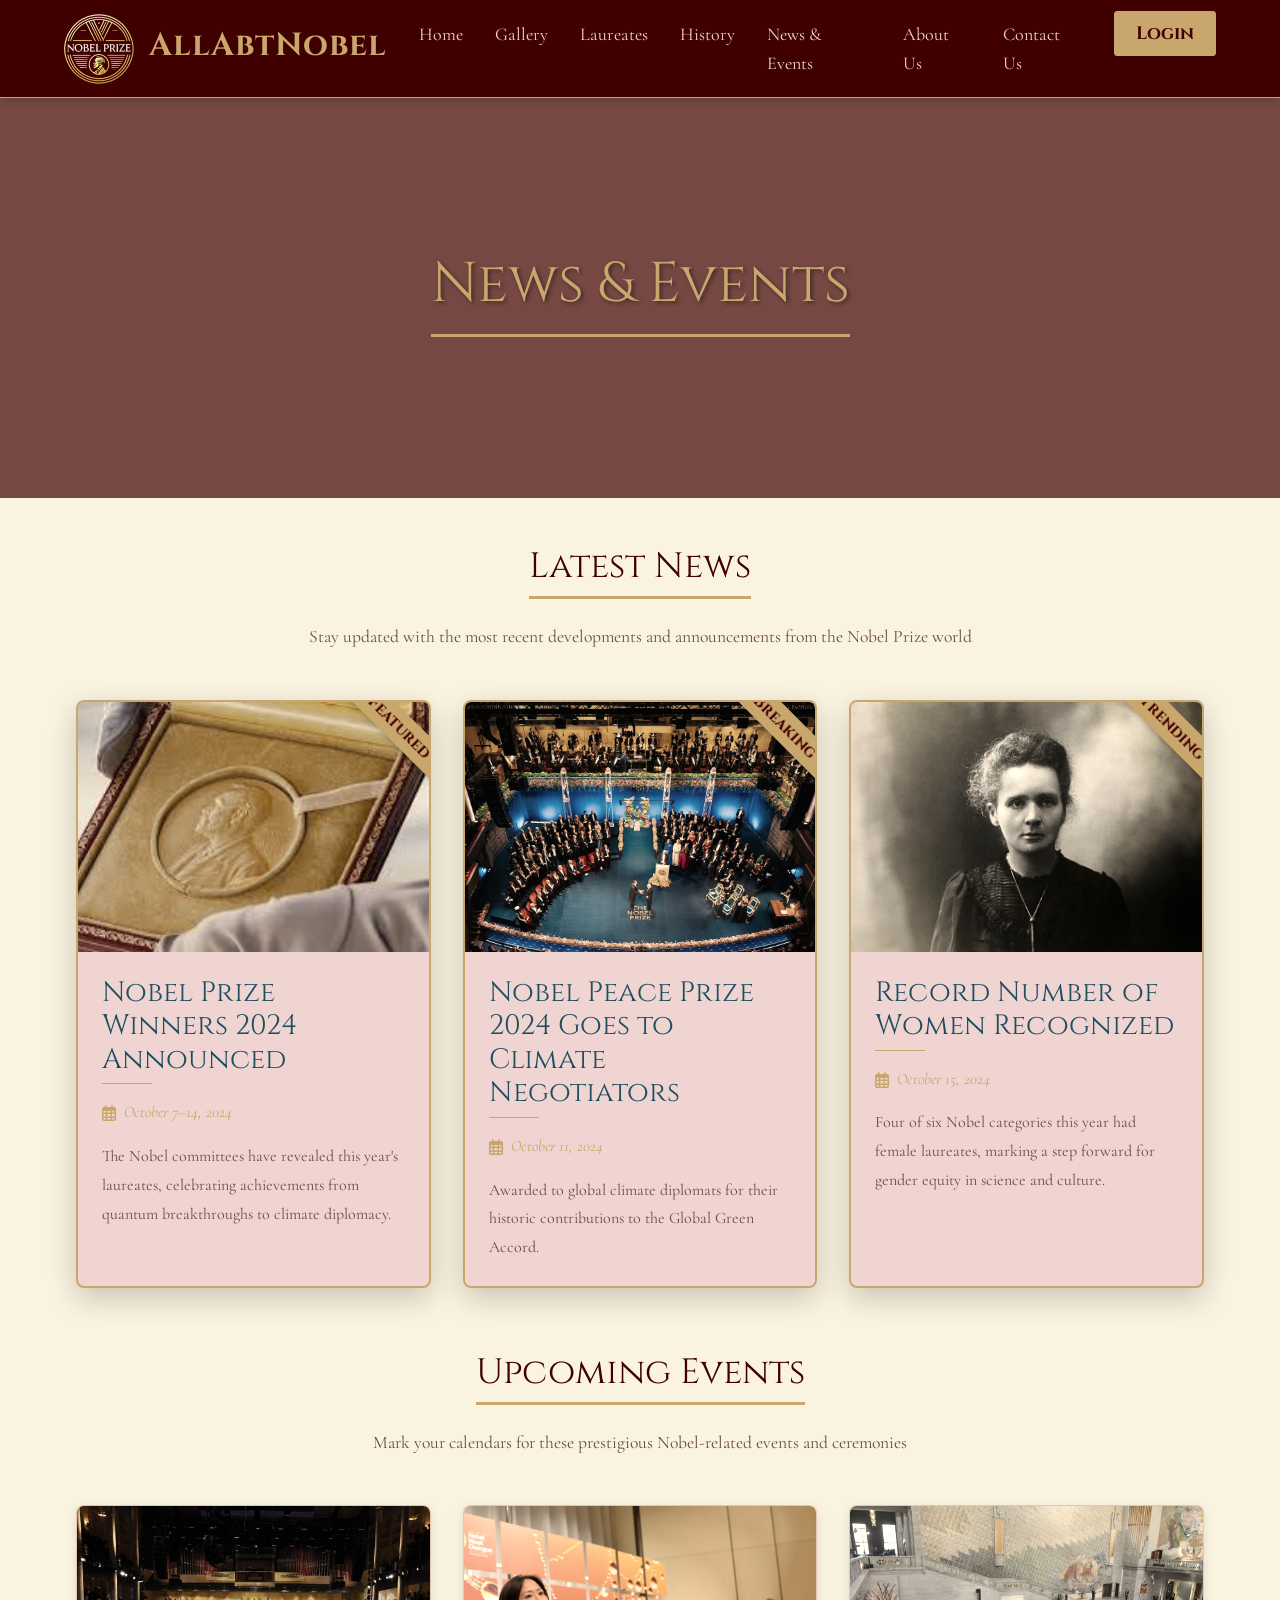
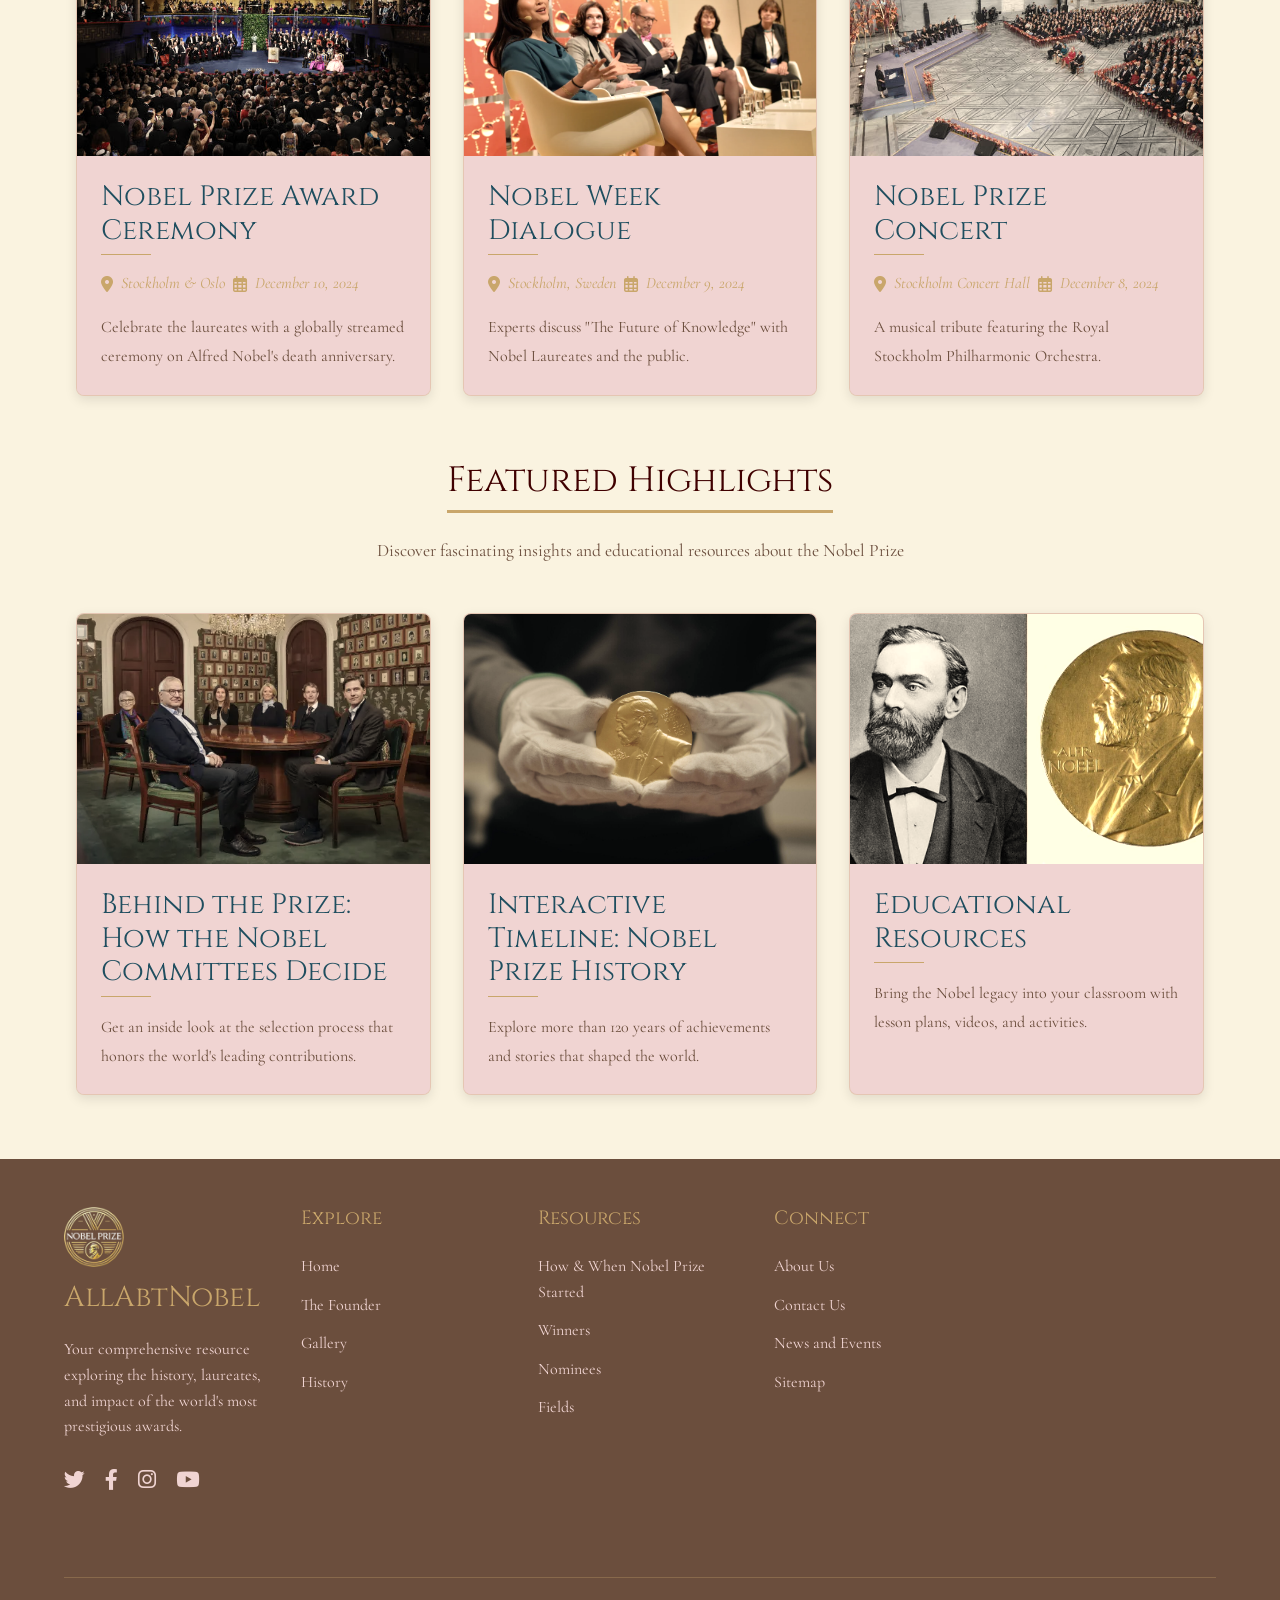
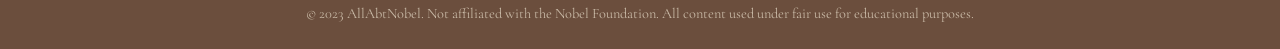
<file: news and events.html>
<!DOCTYPE html>
<html lang="en">
<head>
    <meta charset="UTF-8">
    <link rel="shortcut icon" type="icon" href="./images/nobelfavicon.jpg">
    <meta name="viewport" content="width=device-width, initial-scale=1.0">
    <title>Nobel Prizes – News & Events | AllAbtNobel</title>
    <link href="https://cdn.jsdelivr.net/npm/bootstrap@5.0.2/dist/css/bootstrap.min.css" rel="stylesheet">
    <link href="https://fonts.googleapis.com/css2?family=Cinzel:wght@400;700&family=Cormorant+Garamond:ital,wght@0,400;0,700;1,400&display=swap" rel="stylesheet">
    <link rel="stylesheet" href="https://cdnjs.cloudflare.com/ajax/libs/font-awesome/6.0.0-beta3/css/all.min.css">
    <link rel="stylesheet" href="./CSS/news and events.css">
</head>
<body>
    <header>
        <div class="header-container">
            <div class="logo"> 
                <a href="index.html"> 
                    <img src="./images/logo.png" id="logo"> 
                </a> 
                <p id="abn">AllAbtNobel</p> 
            </div>
            
            <div class="menu-toggle">
                <div class="hamburger"></div>
            </div>
            
            <nav>
                <ul>
                    <li><a href="index.html">Home</a></li>
                    <li><a href="gallery.html">Gallery</a></li>
                    <li class="dropdown">
                        <a href="winners.html">Laureates</a>
                        <ul class="dropdown-menu">
                            <li><a href="winners.html">Winners</a></li>
                            <li><a href="nominees.html">Nominees</a></li>
                        </ul>
                    </li>
                    <li><a href="history.html">History</a></li>
                    <li><a href="news and events.html">News & Events</a></li>
                    <li><a href="about.html">About Us</a></li>
                    <li><a href="contact.html">Contact Us</a></li>
                    <li class="login-btn"><a href="login.html">Login</a></li>
            </nav>
            <div class="overlay"></div>
        </div>
    </header>
    
    <div class="page-header">
        <h1>News & Events</h1>
    </div>
    
    <div class="container">
        <section id="latest-news">
            <div class="section-title">
                <h2>Latest News</h2>
                <p>Stay updated with the most recent developments and announcements from the Nobel Prize world</p>
            </div>
            
            <div class="items-grid">
                <div class="item-card featured-card">
                    <div class="ribbon">Featured</div>
                    <div class="item-img-container">
                        <img src="./images/nobel prize medal.jpeg" alt="Nobel Prize medal" class="item-img">
                    </div>
                    <div class="item-content">
                        <h3>Nobel Prize Winners 2024 Announced</h3>
                        <div class="item-meta">
                            <i class="far fa-calendar-alt"></i>
                            <span>October 7–14, 2024</span>
                        </div>
                        <p>The Nobel committees have revealed this year's laureates, celebrating achievements from quantum breakthroughs to climate diplomacy.</p>
                    </div>
                </div>
                
                <div class="item-card featured-card">
                    <div class="ribbon">Breaking</div>
                    <div class="item-img-container">
                        <img src="./images/nobel prize ceremony.jpg" alt="Peace Prize Ceremony" class="item-img">
                    </div>
                    <div class="item-content">
                        <h3>Nobel Peace Prize 2024 Goes to Climate Negotiators</h3>
                        <div class="item-meta">
                            <i class="far fa-calendar-alt"></i>
                            <span>October 11, 2024</span>
                        </div>
                        <p>Awarded to global climate diplomats for their historic contributions to the Global Green Accord.</p>
                    </div>
                </div>
                
                <div class="item-card featured-card">
                    <div class="ribbon">Trending</div>
                    <div class="item-img-container">
                        <img src="./images/Marie Curie.jpg" alt="Marie Curie" class="item-img">
                    </div>
                    <div class="item-content">
                        <h3>Record Number of Women Recognized</h3>
                        <div class="item-meta">
                            <i class="far fa-calendar-alt"></i>
                            <span>October 15, 2024</span>
                        </div>
                        <p>Four of six Nobel categories this year had female laureates, marking a step forward for gender equity in science and culture.</p>
                    </div>
                </div>
            </div>
        </section>
        
        <section id="upcoming-events">
            <div class="section-title">
                <h2>Upcoming Events</h2>
                <p>Mark your calendars for these prestigious Nobel-related events and ceremonies</p>
            </div>
            
            <div class="items-grid">
                <div class="item-card">
                    <div class="item-img-container">
                        <img src="./images/nobelprizecc.jpg" alt="Award Ceremony" class="item-img">
                    </div>
                    <div class="item-content">
                        <h3>Nobel Prize Award Ceremony</h3>
                        <div class="item-meta">
                            <i class="fas fa-map-marker-alt"></i>
                            <span>Stockholm & Oslo</span>
                            <i class="far fa-calendar-alt"></i>
                            <span>December 10, 2024</span>
                        </div>
                        <p>Celebrate the laureates with a globally streamed ceremony on Alfred Nobel's death anniversary.</p>
                    </div>
                </div>
                
                <div class="item-card">
                    <div class="item-img-container">
                        <img src="./images/nobel week dialogue.webp" alt="Nobel Week Dialogue" class="item-img">
                    </div>
                    <div class="item-content">
                        <h3>Nobel Week Dialogue</h3>
                        <div class="item-meta">
                            <i class="fas fa-map-marker-alt"></i>
                            <span>Stockholm, Sweden</span>
                            <i class="far fa-calendar-alt"></i>
                            <span>December 9, 2024</span>
                        </div>
                        <p>Experts discuss "The Future of Knowledge" with Nobel Laureates and the public.</p>
                    </div>
                </div>
                
                <div class="item-card">
                    <div class="item-img-container">
                        <img src="./images/gettyimages-1448127845-612x612.jpg" alt="Concert Hall" class="item-img">
                    </div>
                    <div class="item-content">
                        <h3>Nobel Prize Concert</h3>
                        <div class="item-meta">
                            <i class="fas fa-map-marker-alt"></i>
                            <span>Stockholm Concert Hall</span>
                            <i class="far fa-calendar-alt"></i>
                            <span>December 8, 2024</span>
                        </div>
                        <p>A musical tribute featuring the Royal Stockholm Philharmonic Orchestra.</p>
                    </div>
                </div>
            </div>
        </section>
        
        <section id="featured-highlights">
            <div class="section-title">
                <h2>Featured Highlights</h2>
                <p>Discover fascinating insights and educational resources about the Nobel Prize</p>
            </div>
            
            <div class="items-grid">
                <div class="item-card">
                    <div class="item-img-container">
                        <img src="./images/nobel commitee.webp" alt="Nobel Committee" class="item-img">
                    </div>
                    <div class="item-content">
                        <h3>Behind the Prize: How the Nobel Committees Decide</h3>
                        <p>Get an inside look at the selection process that honors the world's leading contributions.</p>
                    </div>
                </div>
                
                <div class="item-card">
                    <div class="item-img-container">
                        <img src="./images/nobel history.jpg" alt="Nobel History" class="item-img">
                    </div>
                    <div class="item-content">
                        <h3>Interactive Timeline: Nobel Prize History</h3>
                        <p>Explore more than 120 years of achievements and stories that shaped the world.</p>
                    </div>
                </div>
                
                <div class="item-card">
                    <div class="item-img-container">
                        <img src="./images/educational resources.jpg" alt="Educational Resources" class="item-img">
                    </div>
                    <div class="item-content">
                        <h3>Educational Resources</h3>
                        <p>Bring the Nobel legacy into your classroom with lesson plans, videos, and activities.</p>
                    </div>
                </div>
            </div>
        </section>
    </div>
    
    <!-- Footer -->
    <footer>
        <div class="footer-container">
            <div class="footer-about">
                <div class="footer-logo">
                    <img src="./images/logo.png" alt="AllAbtNobel Logo">
                    <span>AllAbtNobel</span>
                </div>
                <p>Your comprehensive resource exploring the history, laureates, and impact of the world's most prestigious awards.</p>
                <div class="social-links">
                    <a target="_blank" href="https://twitter.com/login"><i class="fab fa-twitter"></i></a>
                    <a target="_blank" href="https://www.facebook.com/login"><i class="fab fa-facebook-f"></i></a>
                    <a target="_blank" href="https://www.instagram.com/accounts/login/"><i class="fab fa-instagram"></i></a>
                    <a target="_blank" href="https://www.youtube.com/"><i class="fab fa-youtube"></i></a>
                </div>
            </div>
           <div class="footer-links">
                <h3>Explore</h3>
                <ul>
                    <li><a href="index.html">Home</a></li>
                    <li><a href="alfred.html">The Founder</a></li>
                    <li><a href="gallery.html">Gallery</a></li>
                    <li><a href="history.html">History</a></li>
                </ul>
            </div>
            <div class="footer-links">
                <h3>Resources</h3>
                <ul>
                    <li><a href="nps1.html">How & When Nobel Prize Started</a></li>
                    <li><a href="Winners.html">Winners</a></li>
                    <li><a href="nominees.html">Nominees</a></li>
                    <li><a href="fields.html">Fields</a></li>
                </ul>
            </div>
            <div class="footer-links">
                <h3>Connect</h3>
                <ul>
                    <li><a href="about.html">About Us</a></li>
                    <li><a href="contact.html">Contact Us</a></li>
                    <li><a href="news and events.html">News and Events</a></li>
                    <li><a href="Sitemap.html">Sitemap</a></li>
                </ul>
            </div>
            <div class="copyright">
                © 2023 AllAbtNobel. Not affiliated with the Nobel Foundation. All content used under fair use for educational purposes.
            </div>
        </div>
        <script src="https://cdn.jsdelivr.net/npm/bootstrap@5.0.2/dist/js/bootstrap.bundle.min.js" integrity="sha384-MrcW6ZMFYlzcLA8Nl+NtUVF0sA7MsXsP1UyJoMp4YLEuNSfAP+JcXn/tWtIaxVXM" crossorigin="anonymous"></script>
    </footer>

    <script src="./JS/news and events.js"></script>
    <script src="https://cdn.jsdelivr.net/npm/bootstrap@5.0.2/dist/js/bootstrap.bundle.min.js" integrity="sha384-MrcW6ZMFYlzcLA8Nl+NtUVF0sA7MsXsP1UyJoMp4YLEuNSfAP+JcXn/tWtIaxVXM" crossorigin="anonymous"></script>
</body>
</html>
</file>
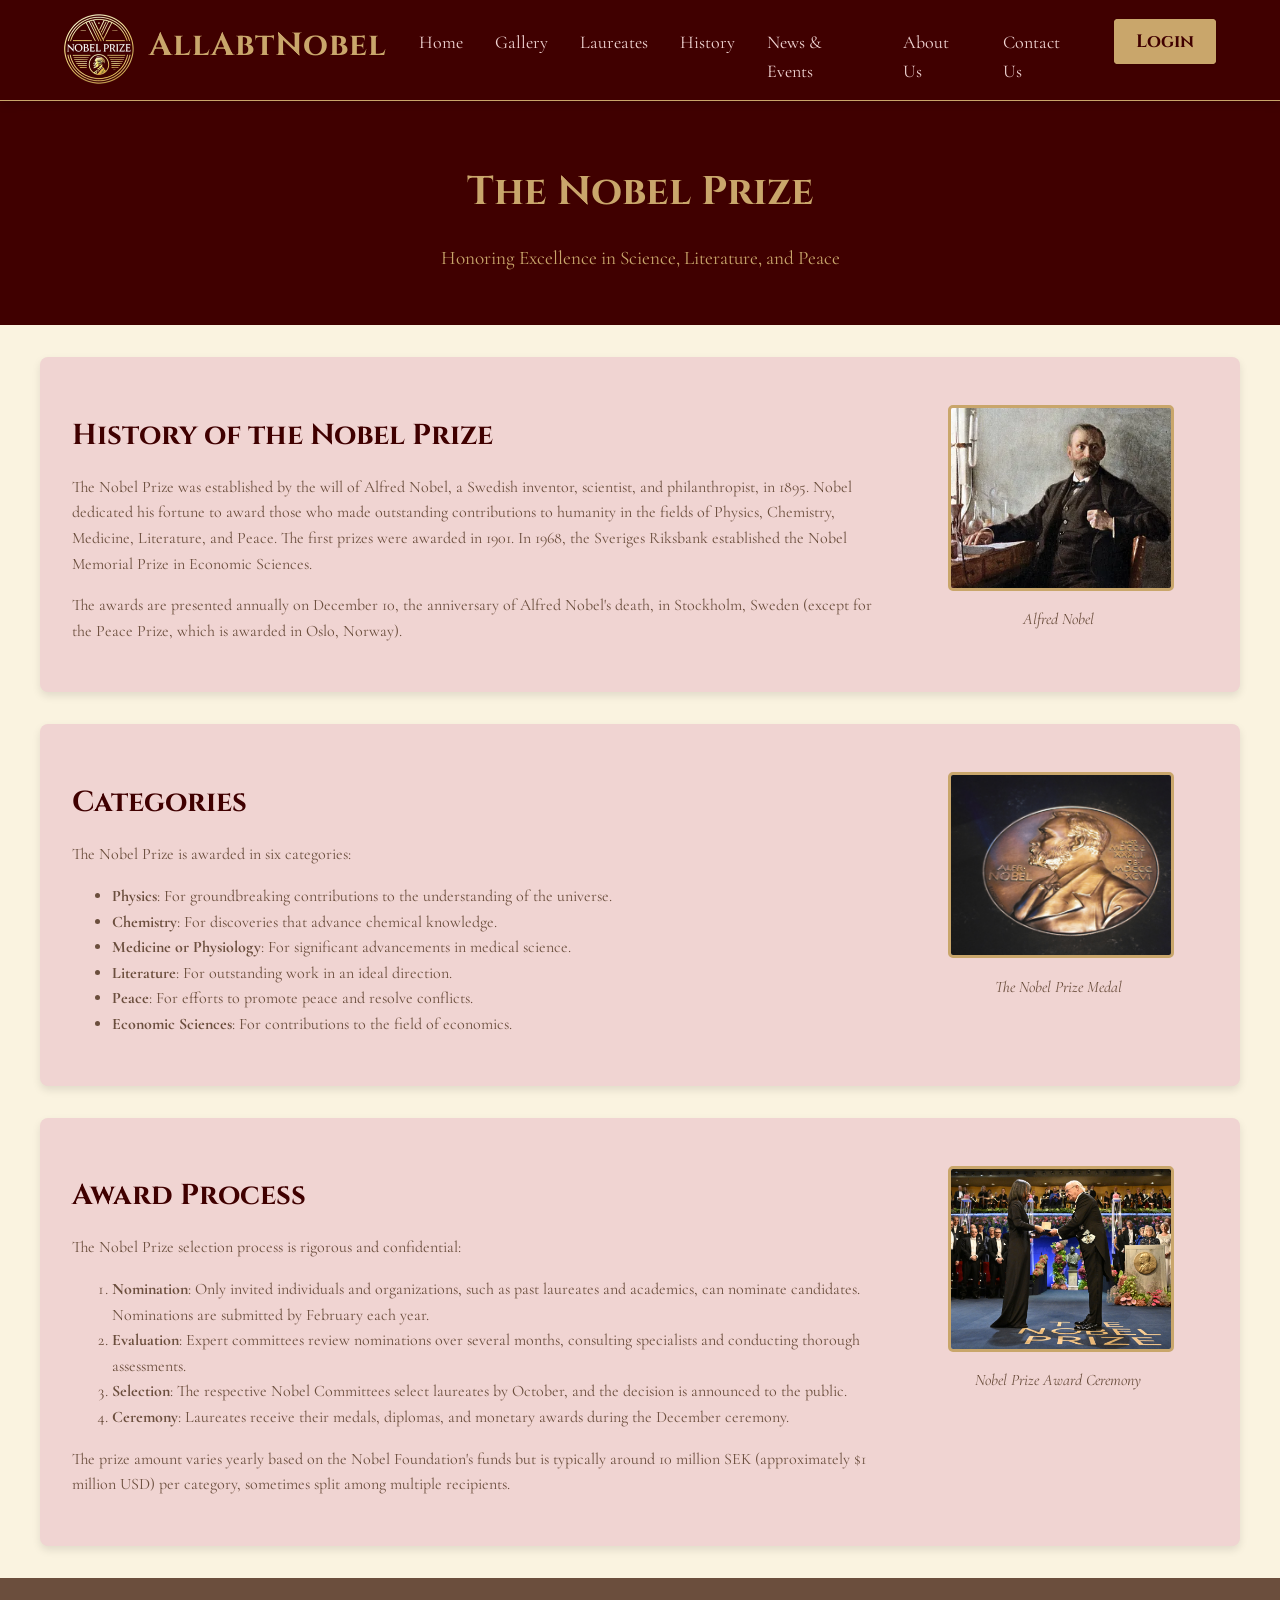
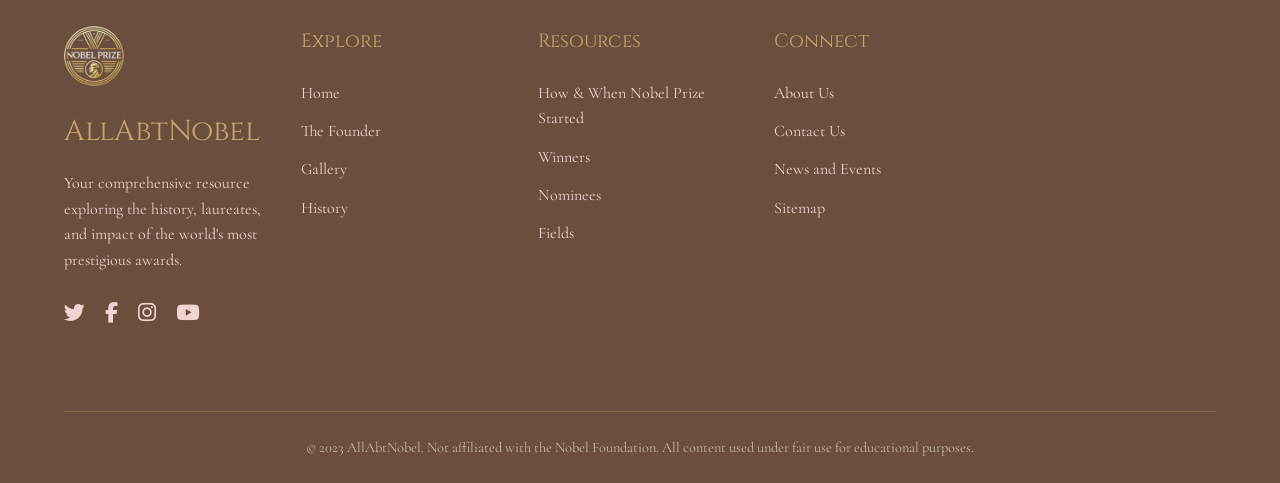
<file: nps1.html>
<!DOCTYPE html>
<html lang="en">
<head>
    <meta charset="UTF-8">
    <link rel="shortcut icon" type="icon" href="./images/nobelfavicon.jpg">
    <meta name="viewport" content="width=device-width, initial-scale=1.0">
    <title>The Nobel Prize: History and Awards</title>
    <link href="https://fonts.googleapis.com/css2?family=Cinzel:wght@400;700&family=Cormorant+Garamond:ital,wght@0,400;0,700;1,400&display=swap" rel="stylesheet">
    <link rel="stylesheet" href="https://cdnjs.cloudflare.com/ajax/libs/font-awesome/6.4.0/css/all.min.css">
    <link rel="stylesheet" href="./CSS/nps1.css">
</head>
<body>
    <header>
        <div class="header-container">
            <div class="logo"> 
                <a href="index.html"> 
                    <img src="./images/logo.png" id="logo"> 
                </a> 
                <p id="abn">AllAbtNobel</p> 
            </div>
            
            <div class="menu-toggle">
                <div class="hamburger"></div>
            </div>
            
            <nav>
                <ul>
                    <li><a href="index.html">Home</a></li>
                    <li><a href="gallery.html">Gallery</a></li>
                    <li class="dropdown">
                        <a href="winners.html">Laureates</a>
                        <ul class="dropdown-menu">
                            <li><a href="winners.html">Winners</a></li>
                            <li><a href="nominees.html">Nominees</a></li>
                        </ul>
                    </li>
                    <li><a href="history.html">History</a></li>
                    <li><a href="news and events.html">News & Events</a></li>
                    <li><a href="about.html">About Us</a></li>
                    <li><a href="contact.html">Contact Us</a></li>
                    <li class="login-btn"><a href="login.html">Login</a></li>
                </ul>
            </nav>
            <div class="overlay"></div>
        </div>
    </header>

    <div class="page-header">
        <h1>The Nobel Prize</h1>
        <p>Honoring Excellence in Science, Literature, and Peace</p>
    </div>

    <main>
        <section id="history">
            <div class="content">
                <h2>History of the Nobel Prize</h2>
                <p>The Nobel Prize was established by the will of Alfred Nobel, a Swedish inventor, scientist, and philanthropist, in 1895. Nobel dedicated his fortune to award those who made outstanding contributions to humanity in the fields of Physics, Chemistry, Medicine, Literature, and Peace. The first prizes were awarded in 1901. In 1968, the Sveriges Riksbank established the Nobel Memorial Prize in Economic Sciences.</p>
                <p>The awards are presented annually on December 10, the anniversary of Alfred Nobel's death, in Stockholm, Sweden (except for the Peace Prize, which is awarded in Oslo, Norway).</p>
            </div>
            <div class="section-image-container">
                <figure>
                    <img class="section-image" src="./images/Alfred Nobel.jpeg" alt="Alfred Nobel">
                    <figcaption class="section-figcaption">Alfred Nobel</figcaption>
                </figure>
            </div>
        </section>

        <section id="categories">
            <div class="content">
                <h2>Categories</h2>
                <p>The Nobel Prize is awarded in six categories:</p>
                <ul>
                    <li><strong>Physics</strong>: For groundbreaking contributions to the understanding of the universe.</li>
                    <li><strong>Chemistry</strong>: For discoveries that advance chemical knowledge.</li>
                    <li><strong>Medicine or Physiology</strong>: For significant advancements in medical science.</li>
                    <li><strong>Literature</strong>: For outstanding work in an ideal direction.</li>
                    <li><strong>Peace</strong>: For efforts to promote peace and resolve conflicts.</li>
                    <li><strong>Economic Sciences</strong>: For contributions to the field of economics.</li>
                </ul>
            </div>
            <div class="section-image-container">
                <figure>
                    <img class="section-image" src="./images/medal.jpg" alt="Nobel Prize Medal">
                    <figcaption class="section-figcaption">The Nobel Prize Medal</figcaption>
                </figure>
            </div>
        </section>

        <section id="process">
            <div class="content">
                <h2>Award Process</h2>
                <p>The Nobel Prize selection process is rigorous and confidential:</p>
                <ol>
                    <li><strong>Nomination</strong>: Only invited individuals and organizations, such as past laureates and academics, can nominate candidates. Nominations are submitted by February each year.</li>
                    <li><strong>Evaluation</strong>: Expert committees review nominations over several months, consulting specialists and conducting thorough assessments.</li>
                    <li><strong>Selection</strong>: The respective Nobel Committees select laureates by October, and the decision is announced to the public.</li>
                    <li><strong>Ceremony</strong>: Laureates receive their medals, diplomas, and monetary awards during the December ceremony.</li>
                </ol>
                <p>The prize amount varies yearly based on the Nobel Foundation's funds but is typically around 10 million SEK (approximately $1 million USD) per category, sometimes split among multiple recipients.</p>
            </div>
            <div class="section-image-container">
                <figure>
                    <img class="section-image" src="./images/AWARD PRIZE HAN KANG.jpg" alt="Award Ceremony">
                    <figcaption class="section-figcaption">Nobel Prize Award Ceremony</figcaption>
                </figure>
            </div>
        </section>
    </main>

    <footer>
        <div class="footer-container">
            <div class="footer-about">
                <div class="footer-logo">
                    <img src="./images/logo.png" alt="AllAbtNobel Logo">
                    <span>AllAbtNobel</span>
                </div>
                <p>Your comprehensive resource exploring the history, laureates, and impact of the world's most prestigious awards.</p>
                <div class="social-links">
                    <a target="_blank" href="https://twitter.com/login"><i class="fab fa-twitter"></i></a>
                    <a target="_blank" href="https://www.facebook.com/login"><i class="fab fa-facebook-f"></i></a>
                    <a target="_blank" href="https://www.instagram.com/accounts/login/"><i class="fab fa-instagram"></i></a>
                    <a target="_blank" href="https://www.youtube.com/"><i class="fab fa-youtube"></i></a>
                </div>
            </div>
            <div class="footer-links">
                <h3>Explore</h3>
                <ul>
                    <li><a href="index.html">Home</a></li>
                    <li><a href="alfred.html">The Founder</a></li>
                    <li><a href="gallery.html">Gallery</a></li>
                    <li><a href="history.html">History</a></li>
                </ul>
            </div>
            <div class="footer-links">
                <h3>Resources</h3>
                <ul>
                    <li><a href="nps1.html">How & When Nobel Prize Started</a></li>
                    <li><a href="Winners.html">Winners</a></li>
                    <li><a href="nominees.html">Nominees</a></li>
                    <li><a href="fields.html">Fields</a></li>
                </ul>
            </div>
            <div class="footer-links">
                <h3>Connect</h3>
                <ul>
                    <li><a href="about.html">About Us</a></li>
                    <li><a href="contact.html">Contact Us</a></li>
                    <li><a href="news and events.html">News and Events</a></li>
                    <li><a href="Sitemap.html">Sitemap</a></li>
                </ul>
            </div>
            <div class="copyright">
                © 2023 AllAbtNobel. Not affiliated with the Nobel Foundation. All content used under fair use for educational purposes.
            </div>
        </div>
        <script src="https://cdn.jsdelivr.net/npm/bootstrap@5.0.2/dist/js/bootstrap.bundle.min.js" integrity="sha384-MrcW6ZMFYlzcLA8Nl+NtUVF0sA7MsXsP1UyJoMp4YLEuNSfAP+JcXn/tWtIaxVXM" crossorigin="anonymous"></script>
    </footer>

    <script src="./JS/nps1.js"></script>
</body>
</html>
</file>
<file: CSS/index.css>
:root {
    --dark-maroon: #400000;
    --aged-gold: #C9A66B;
    --parchment: #f0d4d2;
    --vintage-teal: #1F4E5F;
    --soft-umber: #6B4E3D;
    --antique-white: #FAF3E0;
}

body {
    font-family: 'Cormorant Garamond', serif;
    margin: 0;
    padding: 0;
    color: var(--soft-umber);
    background-color: var(--antique-white);
    line-height: 1.6;
    overflow-x: hidden;
}

h1, h2, h3 {
    font-family: 'Cinzel', serif;
    font-weight: 400;
    color: var(--dark-maroon);
}

/* Header Styles */
header {
    background-color: var(--dark-maroon);
    color: var(--parchment);
    padding: 10px 0;
    box-shadow: 0 2px 10px rgba(0,0,0,0.2);
    border-bottom: 1px solid var(--aged-gold);
    position: relative;
}

.header-container {
    width: 90%;
    max-width: 1400px;
    margin: 0 auto;
    display: flex;
    justify-content: space-between;
    align-items: center;
}

.logo {
    font-family: 'Cinzel', serif;
    font-size: 2rem;
    font-weight: 700;
    color: var(--aged-gold);
    letter-spacing: 1px;
    display: flex;
    align-items: center;
}

#logo {
    height: 70px;
    width: 70px;
}

#abn {
    margin-left: 15px;
    margin-top: 10px;
}

/* Mobile Menu Toggle */
.menu-toggle {
    display: none;
    cursor: pointer;
    padding: 10px;
    z-index: 1001;
}

.hamburger {
    width: 25px;
    height: 2px;
    background-color: var(--parchment);
    position: relative;
    transition: all 0.3s;
}

.hamburger:before,
.hamburger:after {
    content: '';
    position: absolute;
    width: 25px;
    height: 2px;
    background-color: var(--parchment);
    transition: all 0.3s;
}

.hamburger:before {
    top: -8px;
}

.hamburger:after {
    top: 8px;
}

.menu-toggle.active .hamburger {
    background-color: transparent;
}

.menu-toggle.active .hamburger:before {
    top: 0;
    transform: rotate(45deg);
}

.menu-toggle.active .hamburger:after {
    top: 0;
    transform: rotate(-45deg);
}

/* Navigation */
nav {
    transition: all 0.3s ease;
}

nav ul {
    display: flex;
    list-style: none;
    margin: 0;
    padding: 0;
}

nav ul li {
    margin-left: 2rem;
    position: relative;
}

nav ul li:after {
    content: '';
    position: absolute;
    width: 0;
    height: 1px;
    bottom: -5px;
    left: 0;
    background-color: var(--aged-gold);
    transition: width 0.3s;
}

nav ul li:hover:after {
    width: 100%;
}

nav ul li a {
    color: var(--parchment);
    text-decoration: none;
    font-size: 18px;
    transition: color 0.3s;
}

nav ul li a:hover {
    color: var(--aged-gold);
}

/* Dropdown Menu */
.dropdown-menu {
    display: none;
    position: absolute;
    background-color: var(--dark-maroon);
    min-width: 200px;
    box-shadow: 0 8px 16px rgba(0,0,0,0.2);
    z-index: 10;
    border-top: 2px solid var(--aged-gold);
}

.dropdown:hover .dropdown-menu {
    display: block;
}

.dropdown-menu li {
    padding: 0.5rem 1rem;
    border-bottom: 1px solid rgba(201, 166, 107, 0.3);
}

.dropdown-menu li a {
    color: var(--parchment);
    font-size: 16px;
    white-space: nowrap;
}

/* Overlay for mobile menu */
.overlay {
    position: fixed;
    top: 0;
    left: 0;
    width: 100%;
    height: 100%;
    background-color: rgba(0,0,0,0.5);
    z-index: 998;
    opacity: 0;
    visibility: hidden;
    transition: all 0.3s;
}

.overlay.active {
    opacity: 1;
    visibility: visible;
}
/* Desktop Login Button */
.login-btn a {
    background-color: var(--aged-gold);
    color: var(--dark-maroon) !important;
    padding: 8px 20px;
    border-radius: 4px;
    font-weight: 700;
    transition: all 0.3s;
    font-family: 'Cinzel', serif;
    border: 2px solid var(--aged-gold);
    box-shadow: 0 2px 5px rgba(0,0,0,0.1);
}

.login-btn a:hover {
    background-color: transparent;
    color: var(--aged-gold) !important;
    transform: translateY(-2px);
    box-shadow: 0 4px 8px rgba(0,0,0,0.15);
}
/* Mobile Login Button */
@media (max-width: 992px) {
    .login-btn {
        margin-top: 20px;
        padding-top: 15px;
        border-top: 1px solid rgba(201, 166, 107, 0.3);
        width: 100%;
    }
    
    .login-btn a {
        display: block;
        text-align: center;
        padding: 12px 20px;
        background-color:  var(--aged-gold);
        color: var(--dark-maroon) !important;
        border: 2px solid var(--aged-gold);
        border-radius: 4px;
        margin-top: 10px;
    }
    
    .login-btn a:hover {
        background-color: transparent;
        color: var(--aged-gold) !important;
    }
}

/* Split Landing Section */
.landing {
    display: flex;
    height: 80vh;
    max-height: 800px;
}

.laureate-carousel {
    flex: 1;
    background-color: #400000;
    position: relative;
    overflow: hidden;
}

.carousel-slide {
    position: absolute;
    width: 100%;
    height: 100%;
    opacity: 0;
    transition: opacity 1s ease-in-out;
    background-size: cover;
    background-position: center;
}

.carousel-slide.active {
    opacity: 1;
}

.carousel-caption {
    position: absolute;
    bottom: 0;
    left: 0;
    right: 0;
    background: #400000b0;
    color: var(--parchment);
    padding: 1.5rem;
}

.carousel-caption h3 {
    color: var(--aged-gold);
    margin-top: 0;
}

.carousel-nav {
    position: absolute;
    bottom: 20px;
    left: 50%;
    transform: translateX(-50%);
    display: flex;
    z-index: 10;
}

.carousel-dot {
    width: 12px;
    height: 12px;
    border-radius: 50%;
    background: var(--parchment);
    opacity: 0.5;
    margin: 0 5px;
    cursor: pointer;
    transition: all 0.3s;
}

.carousel-dot.active {
    opacity: 1;
    transform: scale(1.2);
    background: var(--aged-gold);
}

.medal-display {
    flex: 1;
    background: url('https://cdn.britannica.com/67/192067-050-6D308563/side-physics-medals-chemistry-Nobel-Prize-literature.jpg') center/cover no-repeat;
    display: flex;
    flex-direction: column;
    justify-content: center;
    align-items: center;
    text-align: center;
    padding: 2rem;
    position: relative;
}

.medal-display:before {
    content: '';
    position: absolute;
    top: 0;
    left: 0;
    right: 0;
    bottom: 0;
    background: #40000080;
}

.medal-content {
    position: relative;
    z-index: 2;
    color: var(--parchment);
    max-width: 500px;
}

.medal-content h1 {
    font-size: 2.8rem;
    color: var(--aged-gold);
    margin-bottom: 1.5rem;
    text-shadow: 1px 1px 3px rgba(0,0,0,0.5);
}

.medal-content p {
    font-size: 1.2rem;
    margin-bottom: 2rem;
    line-height: 1.8;
}

.medal-quote {
    font-style: italic;
    font-size: 1.1rem;
    border-left: 3px solid var(--aged-gold);
    padding-left: 1rem;
    margin: 2rem 0;
}
.medal-link {
    display: inline-block;
    padding: 0.7rem 1.5rem;
    background-color: #fdde54c0;
    color: #400000;
    text-decoration: none;
    border-radius: 3px;
    transition: all 0.3s;
    border: 1px solid #fdde54c0;
    font-weight: 900;
    margin-top: 80px;
}

.medal-link:hover {
    background-color: #400000;
    color: white;
}

/* Laureate Spotlight */
.spotlight {
    padding: 4rem 0;
    background: linear-gradient(to right, var(--antique-white), var(--parchment), var(--antique-white));
    border-top: 1px solid var(--aged-gold);
    border-bottom: 1px solid var(--aged-gold);
}

.spotlight-container {
    width: 90%;
    max-width: 1200px;
    margin: 0 auto;
    display: flex;
    align-items: center;
    gap: 3rem;
}

.spotlight-image {
    flex: 1;
    min-width: 300px;
    border: 10px solid var(--dark-maroon);
    box-shadow: 5px 5px 15px rgba(0,0,0,0.3);
}

.spotlight-image img {
    width: 100%;
    height: auto;
    display: block;
}

.spotlight-content {
    flex: 2;
}

.spotlight-header {
    display: flex;
    align-items: baseline;
    margin-bottom: 1rem;
}

.spotlight-year {
    background-color: var(--dark-maroon);
    color: var(--parchment);
    padding: 0.3rem 0.8rem;
    margin-right: 1rem;
    font-family: 'Cinzel', serif;
}

.spotlight-category {
    color: var(--vintage-teal);
    font-style: italic;
}

.spotlight-quote {
    font-size: 1.1rem;
    line-height: 1.8;
    margin: 1.5rem 0;
    padding-left: 1.5rem;
    border-left: 3px solid var(--aged-gold);
}

.spotlight-bio {
    margin-bottom: 1.5rem;
}

.spotlight-link {
    display: inline-block;
    padding: 0.7rem 1.5rem;
    background-color: var(--dark-maroon);
    color: var(--parchment);
    text-decoration: none;
    border-radius: 3px;
    transition: all 0.3s;
    border: 1px solid var(--dark-maroon);
}

.spotlight-link:hover {
    background-color: transparent;
    color: var(--dark-maroon);
}

/* Quick Links Section */
.quick-links {
    padding: 4rem 0;
    background-color: var(--parchment);
}

.quick-links-container {
    width: 90%;
    max-width: 1200px;
    margin: 0 auto;
}

.quick-links h2 {
    text-align: center;
    margin-bottom: 3rem;
    position: relative;
}

.quick-links h2:after {
    content: '';
    display: block;
    width: 100px;
    height: 2px;
    background-color: var(--aged-gold);
    margin: 1rem auto 0;
}

.cards-container {
    display: grid;
    grid-template-columns: repeat(auto-fit, minmax(300px, 1fr));
    gap: 2rem;
}

.card {
    background-color: var(--antique-white);
    border-radius: 8px;
    overflow: hidden;
    box-shadow: 0 3px 10px rgba(0,0,0,0.1);
    transition: all 0.3s;
    border: 1px solid rgba(201, 166, 107, 0.3);
}

.card:hover {
    transform: translateY(-5px);
    box-shadow: 0 10px 20px rgba(0,0,0,0.15);
    border-color: var(--aged-gold);
}

.card img {
    width: 100%;
    height: 250px;
    object-fit: cover;
    filter: sepia(30%);
}
#divisions{
    width: 100%;
    height: 250px;
    object-fit: cover;
    filter: sepia(30%);
}

.card-content {
    padding: 1.5rem;
}

.card h3 {
    margin-top: 0;
    color: var(--dark-maroon);
    position: relative;
    padding-bottom: 0.5rem;
}

.card h3:after {
    content: '';
    position: absolute;
    bottom: 0;
    left: 0;
    width: 50px;
    height: 1px;
    background-color: var(--aged-gold);
}

.card p {
    margin-bottom: 1.5rem;
}

.card a {
    display: inline-flex;
    align-items: center;
    color: var(--vintage-teal);
    text-decoration: none;
    transition: color 0.3s;
}

.card a:hover {
    color: var(--dark-maroon);
}

.card a i {
    margin-left: 0.5rem;
    transition: transform 0.3s;
}

.card a:hover i {
    transform: translateX(3px);
}

/* Fun Facts Section */
.fun-facts {
    padding: 4rem 0;
    background-color: var(--dark-maroon);
    color: var(--parchment);
}

.fun-facts-container {
    width: 90%;
    max-width: 1200px;
    margin: 0 auto;
    text-align: center;
}

.fun-facts h2 {
    color: var(--aged-gold);
    margin-bottom: 2rem;
}

.fact-box {
    background-color: rgba(201, 166, 107, 0.1);
    padding: 2rem;
    border-radius: 3px;
    border: 1px solid var(--aged-gold);
    margin-bottom: 2rem;
    max-width: 800px;
    margin-left: auto;
    margin-right: auto;
}

.fact-text {
    font-size: 1.3rem;
    margin-bottom: 1rem;
    line-height: 1.8;
}

.fact-nav {
    display: flex;
    justify-content: center;
    gap: 1rem;
}

.fact-nav button {
    padding: 0.5rem 1.5rem;
    background-color: transparent;
    color: var(--parchment);
    border: 1px solid var(--aged-gold);
    border-radius: 3px;
    cursor: pointer;
    transition: all 0.3s;
    font-family: 'Cinzel', serif;
}

.fact-nav button:hover {
    background-color: var(--aged-gold);
    color: var(--dark-maroon);
}

/* Footer */
footer {
    background-color: var(--soft-umber);
    color: var(--parchment);
    padding: 3rem 0 1.5rem;
}

.footer-container {
    width: 90%;
    max-width: 1200px;
    margin: 0 auto;
    display: grid;
    grid-template-columns: repeat(auto-fit, minmax(200px, 1fr));
    gap: 2rem;
}

.footer-logo {
    font-family: 'Cinzel', serif;
    font-size: 1.8rem;
    color: var(--aged-gold);
    margin-bottom: 1rem;
}
.footer-logo img {
    height: 60px;
    width: 60px;
    margin-bottom: 0.5rem;
}

.footer-about p {
    margin-bottom: 1.5rem;
}

.footer-links h3 {
    color: var(--aged-gold);
    margin-top: 0;
    margin-bottom: 1.5rem;
    font-size: 1.2rem;
}

.footer-links ul {
    list-style: none;
    padding: 0;
    margin: 0;
}

.footer-links li {
    margin-bottom: 0.8rem;
}

.footer-links a {
    color: var(--parchment);
    text-decoration: none;
    transition: color 0.3s;
}

.footer-links a:hover {
    color: var(--aged-gold);
}

.social-links {
    margin-top: 1.5rem;
}

.social-links a {
    display: inline-block;
    color: var(--parchment);
    margin-right: 1rem;
    font-size: 1.3rem;
    transition: color 0.3s;
}

.social-links a:hover {
    color: var(--aged-gold);
}

.copyright {
    grid-column: 1 / -1;
    text-align: center;
    margin-top: 3rem;
    padding-top: 1.5rem;
    border-top: 1px solid rgba(201, 166, 107, 0.3);
    font-size: 0.9rem;
    color: rgba(240, 230, 210, 0.7);
}

/* Responsive Design */
@media (max-width: 992px) {
    .landing {
        flex-direction: column;
        height: auto;
    }
    
    .medal-display {
        min-height: 500px;
    }
    
    .spotlight-container {
        flex-direction: column;
    }
    
    .spotlight-image {
        max-width: 400px;
    }
}

@media (max-width: 768px) {
    .header-container {
        padding: 10px;
    }
    
    .logo {
        font-size: 1.5rem;
    }
    
    #logo {
        height: 50px;
        width: 50px;
    }
    
    #abn {
        margin-left: 10px;
        font-size: 1.5rem;
    }
    
    .menu-toggle {
        display: block;
    }
    
    nav {
        position: fixed;
        top: 0;
        right: -100%;
        width: 70%;
        max-width: 300px;
        height: 100vh;
        background-color: var(--dark-maroon);
        z-index: 1000;
        transition: right 0.3s ease;
        padding-top: 80px;
        box-shadow: -5px 0 15px rgba(0,0,0,0.2);
    }
    
    nav.active {
        right: 0;
    }
    
    nav ul {
        flex-direction: column;
        padding: 0 20px;
    }
    
    nav ul li {
        margin: 15px 0;
    }
    
    nav ul li a {
        font-size: 1.1rem;
    }
    
    .overlay.active {
        opacity: 1;
        visibility: visible;
    }

    .dropdown-menu {
        display: none;
        position: static;
        width: 100%;
        padding-left: 15px;
        box-shadow: none;
        border: none;
      }
  
      .dropdown-menu.active {
        display: block;
      }
  
      .dropdown-menu li {
        padding: 0.5rem 0;
        border-bottom: none;
      }
    
    .medal-content h1 {
        font-size: 2.2rem;
    }
    
    .medal-content p {
        font-size: 1rem;
    }
    
    .medal-link {
        margin-top: 40px;
    }
}

@media (max-width: 480px) {
    .hero h1 {
        font-size: 1.8rem;
    }
    
    .footer-container {
        grid-template-columns: 1fr;
        text-align: center;
    }
    
    .footer-links ul {
        display: flex;
        flex-direction: column;
        align-items: center;
    }
}
</file>
<file: CSS/about.css>
:root {
    --dark-maroon: #400000;
    --aged-gold: #C9A66B;
    --parchment: #f0d4d2;
    --vintage-teal: #1F4E5F;
    --soft-umber: #6B4E3D;
    --antique-white: #FAF3E0;
    --faq-bg: #f8f1e9;
    --faq-header: #5d4037;
    --about-bg: #f5efe6;
    --about-accent: #8B6B4A;
}

body {
    font-family: 'Cormorant Garamond', serif;
    margin: 0;
    padding: 0;
    color: var(--soft-umber);
    background-color: var(--antique-white);
    line-height: 1.6;
}

h1, h2, h3, h4 {
    font-family: 'Cinzel', serif;
    font-weight: 400;
    color: var(--dark-maroon);
}

/* Header Styles */
header {
    background-color: var(--dark-maroon);
    color: var(--parchment);
    padding: 10px 0;
    box-shadow: 0 2px 10px rgba(0,0,0,0.2);
    border-bottom: 1px solid var(--aged-gold);
    position: relative;
}

.header-container {
    width: 90%;
    max-width: 1400px;
    margin: 0 auto;
    display: flex;
    justify-content: space-between;
    align-items: center;
}

.logo {
    font-family: 'Cinzel', serif;
    font-size: 2rem;
    font-weight: 700;
    color: var(--aged-gold);
    letter-spacing: 1px;
    display: flex;
    align-items: center;
}

#logo {
    height: 70px;
    width: 70px;
}

#abn {
    margin-left: 15px;
    margin-top: 10px;
}

/* Mobile Menu Toggle */
.menu-toggle {
    display: none;
    cursor: pointer;
    padding: 10px;
    z-index: 1001;
}

.hamburger {
    width: 25px;
    height: 2px;
    background-color: var(--parchment);
    position: relative;
    transition: all 0.3s;
}

.hamburger:before,
.hamburger:after {
    content: '';
    position: absolute;
    width: 25px;
    height: 2px;
    background-color: var(--parchment);
    transition: all 0.3s;
}

.hamburger:before {
    top: -8px;
}

.hamburger:after {
    top: 8px;
}

.menu-toggle.active .hamburger {
    background-color: transparent;
}

.menu-toggle.active .hamburger:before {
    top: 0;
    transform: rotate(45deg);
}

.menu-toggle.active .hamburger:after {
    top: 0;
    transform: rotate(-45deg);
}

/* Navigation */
nav {
    transition: all 0.3s ease;
}

nav ul {
    display: flex;
    list-style: none;
    margin: 0;
    padding: 0;
}

nav ul li {
    margin-left: 2rem;
    position: relative;
}

nav ul li:after {
    content: '';
    position: absolute;
    width: 0;
    height: 1px;
    bottom: -5px;
    left: 0;
    background-color: var(--aged-gold);
    transition: width 0.3s;
}

nav ul li:hover:after {
    width: 100%;
}

nav ul li a {
    color: var(--parchment);
    text-decoration: none;
    font-size: 18px;
    transition: color 0.3s;
}

nav ul li a:hover {
    color: var(--aged-gold);
}

/* Dropdown Menu */
.dropdown-menu {
    display: none;
    position: absolute;
    background-color: var(--dark-maroon);
    min-width: 200px;
    box-shadow: 0 8px 16px rgba(0,0,0,0.2);
    z-index: 1;
    border-top: 2px solid var(--aged-gold);
}

.dropdown:hover .dropdown-menu {
    display: block;
}

.dropdown-menu li {
    padding: 0.5rem 1rem;
    border-bottom: 1px solid rgba(201, 166, 107, 0.3);
}

.dropdown-menu li a {
    color: var(--parchment);
    font-size: 16px;
    white-space: nowrap;
}

/* Overlay for mobile menu */
.overlay {
    position: fixed;
    top: 0;
    left: 0;
    width: 100%;
    height: 100%;
    background-color: rgba(0,0,0,0.5);
    z-index: 998;
    opacity: 0;
    visibility: hidden;
    transition: all 0.3s;
}

.overlay.active {
    opacity: 1;
    visibility: visible;
}

/* Desktop Login Button */
.login-btn a {
    background-color: var(--aged-gold);
    color: var(--dark-maroon) !important;
    padding: 8px 20px;
    border-radius: 4px;
    font-weight: 700;
    transition: all 0.3s;
    font-family: 'Cinzel', serif;
    border: 2px solid var(--aged-gold);
    box-shadow: 0 2px 5px rgba(0,0,0,0.1);
}

.login-btn a:hover {
    background-color: transparent;
    color: var(--aged-gold) !important;
    transform: translateY(-2px);
    box-shadow: 0 4px 8px rgba(0,0,0,0.15);
}
/* Mobile Login Button */
@media (max-width: 992px) {
    .login-btn {
        margin-top: 20px;
        padding-top: 15px;
        border-top: 1px solid rgba(201, 166, 107, 0.3);
        width: 100%;
    }
    
    .login-btn a {
        display: block;
        text-align: center;
        padding: 12px 20px;
        background-color:  var(--aged-gold);
        color: var(--dark-maroon) !important;
        border: 2px solid var(--aged-gold);
        border-radius: 4px;
        margin-top: 10px;
    }
    
    .login-btn a:hover {
        background-color: transparent;
        color: var(--aged-gold) !important;
    }
}

/* Page Header */
.page-header {
    background: linear-gradient(rgba(64, 0, 0, 0.7), rgba(64, 0, 0, 0.7)), 
                url('https://www.nobelprize.org/uploads/2018/06/nobel_prize_ceremony_stockholm.jpg');
    background-size: cover;
    background-position: center;
    height: 300px;
    display: flex;
    align-items: center;
    justify-content: center;
    text-align: center;
    color: var(--parchment);
    margin-bottom: 2rem;
}

.page-header h1 {
    color: var(--aged-gold);
    font-size: 2.8rem;
    text-shadow: 2px 2px 5px rgba(0,0,0,0.5);
    letter-spacing: 1px;
}

/* Main Content */
.container {
    width: 90%;
    max-width: 1200px;
    margin: 0 auto 3rem;
}

/* About Us Section */
.about-section {
    background-color: var(--about-bg);
    padding: 2.5rem;
    border-radius: 8px;
    box-shadow: 0 4px 12px rgba(0,0,0,0.08);
    margin: 3rem 0;
    border-left: 5px solid var(--about-accent);
}

.about-section h2 {
    color: var(--about-accent);
    margin-top: 0;
    margin-bottom: 1.5rem;
    font-size: 2rem;
    position: relative;
    padding-bottom: 10px;
}

.about-section h2:after {
    content: '';
    position: absolute;
    bottom: 0;
    left: 0;
    width: 80px;
    height: 3px;
    background-color: var(--aged-gold);
}

.about-section p {
    margin-bottom: 1.5rem;
    line-height: 1.8;
    font-size: 1.1rem;
}

/* FAQ Section */
.faq-section {
    background-color: var(--faq-bg);
    padding: 2.5rem;
    border-radius: 8px;
    box-shadow: 0 4px 12px rgba(0,0,0,0.08);
    margin: 3rem 0;
}

.faq-section h2 {
    color: var(--faq-header);
    margin: 0 0 1.5rem;
    font-size: 2rem;
    position: relative;
    padding-bottom: 10px;
}

.faq-section h2:after {
    content: '';
    position: absolute;
    bottom: 0;
    left: 0;
    width: 80px;
    height: 3px;
    background-color: var(--aged-gold);
}

.faq-item {
    margin: 1.2rem 0;
    border-radius: 8px;
    overflow: hidden;
    transition: all 0.3s;
}

.faq-question {
    background-color: var(--vintage-teal);
    color: var(--parchment);
    padding: 1.3rem;
    cursor: pointer;
    position: relative;
    font-family: 'Cinzel', serif;
    font-size: 1.2rem;
    transition: all 0.3s;
}

.faq-question:hover {
    background-color: #1a424f;
}

.faq-question:after {
    content: '+';
    position: absolute;
    right: 1.3rem;
    font-size: 1.5rem;
    transition: all 0.3s;
}

.faq-question.active:after {
    content: '-';
}

.faq-answer {
    background-color: white;
    max-height: 0;
    overflow: hidden;
    transition: max-height 0.3s ease-out;
    padding: 0 1.3rem;
    border-left: 3px solid var(--aged-gold);
}

.faq-answer p {
    padding: 1.5rem 0;
    margin: 0;
    line-height: 1.8;
    font-size: 1.1rem;
}

/* Footer */
footer {
    background-color: var(--soft-umber);
    color: var(--parchment);
    padding: 3rem 0 1.5rem;
}

.footer-container {
    width: 90%;
    max-width: 1200px;
    margin: 0 auto;
    display: grid;
    grid-template-columns: repeat(auto-fit, minmax(200px, 1fr));
    gap: 2rem;
}

.footer-logo {
    font-family: 'Cinzel', serif;
    font-size: 1.8rem;
    color: var(--aged-gold);
    margin-bottom: 1rem;
}
.footer-logo img {
    height: 60px;
    width: 60px;
    margin-bottom: 0.5rem;
}

.footer-about p {
    margin-bottom: 1.5rem;
}

.footer-links h3 {
    color: var(--aged-gold);
    margin-top: 0;
    margin-bottom: 1.5rem;
    font-size: 1.2rem;
}

.footer-links ul {
    list-style: none;
    padding: 0;
    margin: 0;
}

.footer-links li {
    margin-bottom: 0.8rem;
}

.footer-links a {
    color: var(--parchment);
    text-decoration: none;
    transition: color 0.3s;
}

.footer-links a:hover {
    color: var(--aged-gold);
}

.social-links {
    margin-top: 1.5rem;
}

.social-links a {
    display: inline-block;
    color: var(--parchment);
    margin-right: 1rem;
    font-size: 1.3rem;
    transition: color 0.3s;
}

.social-links a:hover {
    color: var(--aged-gold);
}

.copyright {
    grid-column: 1 / -1;
    text-align: center;
    margin-top: 3rem;
    padding-top: 1.5rem;
    border-top: 1px solid rgba(201, 166, 107, 0.3);
    font-size: 0.9rem;
    color: rgba(240, 230, 210, 0.7);
}

/* Responsive Design */
@media (max-width: 768px) {
    .header-container {
        padding: 10px;
    }
    
    .logo {
        font-size: 1.5rem;
    }
    
    #logo {
        height: 50px;
        width: 50px;
    }
    
    #abn {
        margin-left: 10px;
        font-size: 1.5rem;
        margin-top: 10px;
    }
    
    .menu-toggle {
        display: block;
    }
    
    nav {
        position: fixed;
        top: 0;
        right: -100%;
        width: 70%;
        max-width: 300px;
        height: 100vh;
        background-color: var(--dark-maroon);
        z-index: 1000;
        transition: right 0.3s ease;
        padding-top: 80px;
        box-shadow: -5px 0 15px rgba(0,0,0,0.2);
    }
    
    nav.active {
        right: 0;
    }
    
    nav ul {
        flex-direction: column;
        padding: 0 20px;
    }
    
    nav ul li {
        margin: 15px 0;
        margin-left: 0;
    }
    
    nav ul li a {
        font-size: 1.1rem;
    }

    .dropdown-menu {
        display: none;
        position: static;
        width: 100%;
        padding-left: 15px;
        box-shadow: none;
        border: none;
      }
  
      .dropdown-menu.active {
        display: block;
      }
  
      .dropdown-menu li {
        padding: 0.5rem 0;
        border-bottom: none;
      }
    
    .overlay.active {
        opacity: 1;
        visibility: visible;
    }
    
    .page-header h1 {
        font-size: 2.2rem;
    }
    
    .about-section,
    .faq-section {
        padding: 1.5rem;
    }
}
</file>
<file: CSS/alfred.css>
:root {
    --dark-maroon: #400000;
    --aged-gold: #C9A66B;
    --parchment: #f0d4d2;
    --vintage-teal: #1F4E5F;
    --soft-umber: #6B4E3D;
    --antique-white: #FAF3E0;
}

body {
    font-family: 'Cormorant Garamond', serif;
    margin: 0;
    padding: 0;
    color: var(--soft-umber);
    background-color: var(--antique-white);
    line-height: 1.6;
}

h1, h2, h3 {
    font-family: 'Cinzel', serif;
    font-weight: 400;
    color: var(--dark-maroon);
}

/* Header Styles*/
header {
    background-color: var(--dark-maroon);
    color: var(--parchment);
    padding: 10px 0rem;
    box-shadow: 0 2px 10px rgba(0,0,0,0.2);
    border-bottom: 1px solid var(--aged-gold);
    align-items: center;
    position: relative;
}

.header-container {
    width: 90%;
    height: 78px;
    max-width: 1400px;
    margin: 0 auto;
    display: flex;
    justify-content: space-between;
    align-items: center;
}

.logo {
    font-family: 'Cinzel', serif;
    font-size: 2rem;
    font-weight: 700;
    color: var(--aged-gold);
    letter-spacing: 1px;
    display: flex;
    align-items: center;
}
#logo{
    height: 70px;
    width: 70px;
}
#abn{
    margin-left: 15px;
    margin-top: 10px;
}

/* Mobile Menu Toggle */
.menu-toggle {
    display: none;
    cursor: pointer;
    padding: 10px;
    z-index: 1001;
}

.hamburger {
    width: 25px;
    height: 2px;
    background-color: var(--parchment);
    position: relative;
    transition: all 0.3s;
}

.hamburger:before,
.hamburger:after {
    content: '';
    position: absolute;
    width: 25px;
    height: 2px;
    background-color: var(--parchment);
    transition: all 0.3s;
}

.hamburger:before {
    top: -8px;
}

.hamburger:after {
    top: 8px;
}

.menu-toggle.active .hamburger {
    background-color: transparent;
}

.menu-toggle.active .hamburger:before {
    top: 0;
    transform: rotate(45deg);
}

.menu-toggle.active .hamburger:after {
    top: 0;
    transform: rotate(-45deg);
}

/* Navigation */
nav {
    transition: all 0.3s ease;
}

nav ul {
    display: flex;
    list-style: none;
    margin-top: 10px;
    margin: 0;
    padding: 0;
}

nav ul li {
    margin-left: 2rem;
    position: relative;
}

nav ul li:after {
    content: '';
    position: absolute;
    width: 0;
    height: 1px;
    bottom: -5px;
    left: 0;
    background-color: var(--aged-gold);
    transition: width 0.3s;
}

nav ul li:hover:after {
    width: 100%;
}

nav ul li a {
    color: var(--parchment);
    text-decoration: none;
    font-size: 18px;
    transition: color 0.3s;
}

nav ul li a:hover {
    color: var(--aged-gold);
}

/* Dropdown Menu */
.dropdown-menu {
    display: none;
    position: absolute;
    background-color: var(--dark-maroon);
    min-width: 200px;
    box-shadow: 0 8px 16px rgba(0,0,0,0.2);
    z-index: 1;
    border-top: 2px solid var(--aged-gold);
}

.dropdown:hover .dropdown-menu {
    display: block;
}

.dropdown-menu li {
    padding: 0.5rem 1rem;
    border-bottom: 1px solid rgba(201, 166, 107, 0.3);
}

.dropdown-menu li a {
    color: var(--parchment);
    font-size: 16px;
    white-space: nowrap;
}

/* Overlay for mobile menu */
.overlay {
    position: fixed;
    top: 0;
    left: 0;
    width: 100%;
    height: 100%;
    background-color: rgba(0,0,0,0.5);
    z-index: 998;
    opacity: 0;
    visibility: hidden;
    transition: all 0.3s;
}

.overlay.active {
    opacity: 1;
    visibility: visible;
}

/* Desktop Login Button */
.login-btn a {
    background-color: var(--aged-gold);
    color: var(--dark-maroon) !important;
    padding: 8px 20px;
    border-radius: 4px;
    font-weight: 700;
    transition: all 0.3s;
    font-family: 'Cinzel', serif;
    border: 2px solid var(--aged-gold);
    box-shadow: 0 2px 5px rgba(0,0,0,0.1);
}

.login-btn a:hover {
    background-color: transparent;
    color: var(--aged-gold) !important;
    transform: translateY(-2px);
    box-shadow: 0 4px 8px rgba(0,0,0,0.15);
}
/* Mobile Login Button */
@media (max-width: 992px) {
    .login-btn {
        margin-top: 20px;
        padding-top: 15px;
        border-top: 1px solid rgba(201, 166, 107, 0.3);
        width: 100%;
    }
    
    .login-btn a {
        display: block;
        text-align: center;
        padding: 12px 20px;
        background-color:  var(--aged-gold);
        color: var(--dark-maroon) !important;
        border: 2px solid var(--aged-gold);
        border-radius: 4px;
        margin-top: 10px;
    }
    
    .login-btn a:hover {
        background-color: transparent;
        color: var(--aged-gold) !important;
    }
}

/* Hero Section */
.hero {
    height: 60vh;
    background: linear-gradient(rgba(64, 0, 0, 0.7), rgba(64, 0, 0, 0.7)), 
                url('https://www.nobelprize.org/uploads/2018/06/AlfredNobel_article.jpg') center/cover no-repeat;
    display: flex;
    align-items: center;
    justify-content: center;
    text-align: center;
    color: var(--parchment);
    position: relative;
}

.hero-content {
    max-width: 800px;
    padding: 2rem;
}

.hero h1 {
    font-size: 3.5rem;
    color: var(--aged-gold);
    margin-bottom: 1rem;
    text-shadow: 2px 2px 4px rgba(0,0,0,0.5);
}

.hero p {
    font-size: 1.3rem;
    margin-bottom: 2rem;
}

/* Timeline Styles */
.timeline {
padding: 5rem 0;
background: linear-gradient(to right, var(--antique-white), var(--parchment), var(--antique-white));
position: relative;
}

.timeline-container {
width: 90%;
max-width: 1200px;
margin: 0 auto;
position: relative;
}

.timeline-title {
text-align: center;
font-size: 2.5rem;
color: var(--dark-maroon);
margin-bottom: 4rem;
position: relative;
}

.timeline-title:after {
content: '';
display: block;
width: 100px;
height: 3px;
background: linear-gradient(90deg, var(--aged-gold), var(--dark-maroon));
margin: 1.5rem auto 0;
}

.timeline-path {
position: absolute;
left: 50%;
top: 120px;
bottom: 50px;
width: 4px;
background: linear-gradient(to bottom, 
rgba(201, 166, 107, 0.3), 
var(--aged-gold), 
rgba(201, 166, 107, 0.3));
transform: translateX(-50%);
z-index: 1;
}

.timeline-items {
position: relative;
z-index: 2;
}

.timeline-item {
margin-bottom: 4rem;
position: relative;
}

.timeline-marker {
position: absolute;
left: 50%;
top: 0;
transform: translateX(-50%);
z-index: 3;
display: flex;
flex-direction: column;
align-items: center;
height: 100%;
}

.marker-dot {
width: 20px;
height: 20px;
border-radius: 50%;
background: var(--aged-gold);
border: 4px solid var(--dark-maroon);
box-shadow: 0 0 0 4px rgba(201, 166, 107, 0.3);
}

.marker-line {
flex-grow: 1;
width: 2px;
background: var(--aged-gold);
margin-top: 10px;
}

.timeline-content-wrapper {
display: flex;
width: calc(50% - 40px);
padding: 2rem 0;
}

.reverse {
flex-direction: row-reverse;
margin-left: auto;
}

.timeline-image {
width: 45%;
position: relative;
border-radius: 8px;
overflow: hidden;
box-shadow: 0 10px 30px rgba(0,0,0,0.2);
transition: all 0.4s ease;
border: 1px solid rgba(201, 166, 107, 0.5);
}

.timeline-image:hover {
transform: translateY(-5px);
box-shadow: 0 15px 40px rgba(0,0,0,0.3);
}

.timeline-image img {
width: 100%;
height: 100%;
object-fit: cover;
display: block;
filter: sepia(20%) contrast(110%);
}

.image-overlay {
position: absolute;
top: 0;
left: 0;
width: 100%;
height: 100%;
background: linear-gradient(45deg, rgba(64, 0, 0, 0.1), rgba(201, 166, 107, 0.1));
}

.timeline-content {
width: 55%;
padding: 0 2rem;
}

.timeline-year {
display: inline-block;
background: linear-gradient(90deg, var(--dark-maroon), var(--vintage-teal));
color: var(--parchment);
padding: 0.5rem 1.5rem;
border-radius: 20px;
font-family: 'Cinzel', serif;
font-size: 0.9rem;
letter-spacing: 1px;
margin-bottom: 1.5rem;
}

.timeline-content h3 {
color: var(--vintage-teal);
font-size: 1.8rem;
margin-top: 0;
margin-bottom: 1.5rem;
position: relative;
}

.timeline-content h3:after {
content: '';
position: absolute;
bottom: -10px;
left: 0;
width: 60px;
height: 2px;
background-color: var(--aged-gold);
}

.timeline-text p {
margin-bottom: 1.2rem;
line-height: 1.7;
color: var(--soft-umber);
}

/* Responsive Design */
@media (max-width: 992px) {
.timeline-path {
left: 40px;
}

.timeline-content-wrapper,
.reverse {
width: calc(100% - 80px);
margin-left: 80px;
flex-direction: row;
}

.timeline-marker {
left: 40px;
}
}

@media (max-width: 768px) {
.timeline-content-wrapper {
flex-direction: column;
}

.timeline-image,
.timeline-content {
width: 100%;
}

.timeline-image {
margin-bottom: 1.5rem;
}

.timeline-content {
padding: 0;
}

.timeline-title {
font-size: 2rem;
}
}

/* Key Facts Section */
.key-facts {
    padding: 4rem 0;
    background-color: var(--parchment);
}

.key-facts-container {
    width: 90%;
    max-width: 1200px;
    margin: 0 auto;
}

.key-facts h2 {
    text-align: center;
    margin-bottom: 3rem;
    position: relative;
}

.key-facts h2:after {
    content: '';
    display: block;
    width: 100px;
    height: 2px;
    background-color: var(--aged-gold);
    margin: 1rem auto 0;
}

.facts-grid {
    display: grid;
    grid-template-columns: repeat(auto-fit, minmax(300px, 1fr));
    gap: 2rem;
}

.fact-card {
    background-color: var(--antique-white);
    border-radius: 8px;
    padding: 2rem;
    box-shadow: 0 3px 10px rgba(0,0,0,0.1);
    border: 1px solid rgba(201, 166, 107, 0.3);
    transition: all 0.3s;
}

.fact-card:hover {
    transform: translateY(-5px);
    box-shadow: 0 10px 20px rgba(0,0,0,0.15);
    border-color: var(--aged-gold);
}

.fact-card h3 {
    color: var(--dark-maroon);
    position: relative;
    padding-bottom: 0.5rem;
    margin-top: 0;
}

.fact-card h3:after {
    content: '';
    position: absolute;
    bottom: 0;
    left: 0;
    width: 50px;
    height: 1px;
    background-color: var(--aged-gold);
}

.fact-card ul {
    padding-left: 20px;
}

.fact-card li {
    margin-bottom: 0.8rem;
    position: relative;
}

.fact-card li:before {
    content: '•';
    color: var(--aged-gold);
    font-weight: bold;
    display: inline-block;
    width: 1em;
    margin-left: -1em;
}

/* Legacy Section */
.legacy {
    padding: 4rem 0;
    background-color: var(--dark-maroon);
    color: var(--parchment);
}

.legacy-container {
    width: 90%;
    max-width: 1200px;
    margin: 0 auto;
    display: flex;
    align-items: center;
    gap: 3rem;
}

.legacy-image {
    flex: 1;
    min-width: 400px;
    border: 10px solid var(--aged-gold);
    box-shadow: 5px 5px 15px rgba(0,0,0,0.3);
}

.legacy-image img {
    width: 100%;
    height: auto;
    display: block;
}

.legacy-content {
    flex: 1;
}

.legacy-content h2 {
    color: var(--aged-gold);
}

.legacy-quote {
    font-style: italic;
    font-size: 1.2rem;
    line-height: 1.8;
    margin: 2rem 0;
    padding-left: 1.5rem;
    border-left: 3px solid var(--aged-gold);
}

.legacy-stats {
    display: grid;
    grid-template-columns: repeat(2, 1fr);
    gap: 1rem;
    margin-top: 2rem;
}

.stat-item {
    background-color: rgba(201, 166, 107, 0.1);
    padding: 1rem;
    border-radius: 3px;
    border: 1px solid var(--aged-gold);
    text-align: center;
    transition: all 0.3s ease;
}
.stat-item:hover {
    background-color: rgba(201, 166, 107, 0.3);
    transform: translateY(-5px);
}

.stat-number {
    font-size: 2rem;
    font-family: 'Cinzel', serif;
    color: var(--aged-gold);
    margin-bottom: 0.5rem;
}

.stat-label {
    font-size: 0.9rem;
}

/* Footer*/
footer {
    background-color: var(--soft-umber);
    color: var(--parchment);
    padding: 3rem 0 1.5rem;
}

.footer-container {
    width: 90%;
    max-width: 1200px;
    margin: 0 auto;
    display: grid;
    grid-template-columns: repeat(auto-fit, minmax(200px, 1fr));
    gap: 2rem;
}

.footer-logo {
    font-family: 'Cinzel', serif;
    font-size: 1.8rem;
    color: var(--aged-gold);
    margin-bottom: 1rem;
}
.footer-logo img {
    height: 60px;
    width: 60px;
    margin-bottom: 0.5rem;
}

.footer-about p {
    margin-bottom: 1.5rem;
}

.footer-links h3 {
    color: var(--aged-gold);
    margin-top: 0;
    margin-bottom: 1.5rem;
    font-size: 1.2rem;
}

.footer-links ul {
    list-style: none;
    padding: 0;
    margin: 0;
}

.footer-links li {
    margin-bottom: 0.8rem;
}

.footer-links a {
    color: var(--parchment);
    text-decoration: none;
    transition: color 0.3s;
}

.footer-links a:hover {
    color: var(--aged-gold);
}

.social-links {
    margin-top: 1.5rem;
}

.social-links a {
    display: inline-block;
    color: var(--parchment);
    margin-right: 1rem;
    font-size: 1.3rem;
    transition: color 0.3s;
}

.social-links a:hover {
    color: var(--aged-gold);
}

.copyright {
    grid-column: 1 / -1;
    text-align: center;
    margin-top: 3rem;
    padding-top: 1.5rem;
    border-top: 1px solid rgba(201, 166, 107, 0.3);
    font-size: 0.9rem;
    color: rgba(240, 230, 210, 0.7);
}

/* Responsive Design */
@media (max-width: 992px) {
    .timeline-item {
        flex-direction: column;
    }
    
    .timeline-image {
        margin-right: 0;
        margin-bottom: 2rem;
        max-width: 500px;
    }
    
    .legacy-container {
        flex-direction: column;
    }
    
    .legacy-image {
        max-width: 500px;
    }
}

@media (max-width: 768px) {
    .header-container {
        padding: 10px;
        height: 85px;

    }
    
    .logo {
        font-size: 1.5rem;
    }
    
    #logo {
        height: 50px;
        width: 50px;
    }
    
    #abn {
        margin-left: 10px;
        font-size: 1.5rem;
        margin-top: 10px;
    }
    
    .menu-toggle {
        display: block;
    }
    
    nav {
        position: fixed;
        top: 0;
        right: -100%;
        width: 70%;
        max-width: 300px;
        height: 100vh;
        background-color: var(--dark-maroon);
        z-index: 1000;
        transition: right 0.3s ease;
        padding-top: 80px;
        box-shadow: -5px 0 15px rgba(0,0,0,0.2);
    }
    
    nav.active {
        right: 0;
    }
    
    nav ul {
        flex-direction: column;
        padding: 0 20px;
    }
    
    nav ul li {
        margin: 15px 0;
        margin-left: 0;
    }
    
    nav ul li a {
        font-size: 1.1rem;
    }
    
    .dropdown-menu {
        display: none;
        position: static;
        width: 100%;
        padding-left: 15px;
        box-shadow: none;
        border: none;
      }
  
      .dropdown-menu.active {
        display: block;
      }
  
      .dropdown-menu li {
        padding: 0.5rem 0;
        border-bottom: none;
      }
    
    .overlay.active {
        opacity: 1;
        visibility: visible;
    }
    
    .hero h1 {
        font-size: 2.5rem;
    }
    
    .hero p {
        font-size: 1.1rem;
    }
    
    .legacy-image {
        min-width: 100%;
    }
}
</file>
<file: CSS/contact.css>
:root {
    --dark-maroon: #400000;
    --aged-gold: #C9A66B;
    --parchment: #f0d4d2;
    --vintage-teal: #1F4E5F;
    --soft-umber: #6B4E3D;
    --antique-white: #FAF3E0;
}

body {
    font-family: 'Cormorant Garamond', serif;
    margin: 0;
    padding: 0;
    color: var(--soft-umber);
    background-color: var(--antique-white);
    line-height: 1.6;
    overflow-x: hidden;
}

h1, h2, h3 {
    font-family: 'Cinzel', serif;
    font-weight: 400;
    color: var(--dark-maroon);
}

/* Header Styles */
header {
    background-color: var(--dark-maroon);
    color: var(--parchment);
    padding: 10px 0;
    box-shadow: 0 2px 10px rgba(0,0,0,0.2);
    border-bottom: 1px solid var(--aged-gold);
    position: relative;
    width: 100%;
}

.header-container {
    width: 90%;
    max-width: 1400px;
    margin: 0 auto;
    display: flex;
    justify-content: space-between;
    align-items: center;
}

.logo {
    font-family: 'Cinzel', serif;
    font-size: 2rem;
    font-weight: 700;
    color: var(--aged-gold);
    letter-spacing: 1px;
    display: flex;
    align-items: center;
}

#logo {
    height: 70px;
    width: 70px;
}

#abn {
    margin-left: 15px;
    margin-top: 10px;
}

/* Mobile Menu Toggle */
.menu-toggle {
    display: none;
    cursor: pointer;
    padding: 10px;
    z-index: 1001;
}

.hamburger {
    width: 25px;
    height: 2px;
    background-color: var(--parchment);
    position: relative;
    transition: all 0.3s;
}

.hamburger:before,
.hamburger:after {
    content: '';
    position: absolute;
    width: 25px;
    height: 2px;
    background-color: var(--parchment);
    transition: all 0.3s;
}

.hamburger:before {
    top: -8px;
}

.hamburger:after {
    top: 8px;
}

.menu-toggle.active .hamburger {
    background-color: transparent;
}

.menu-toggle.active .hamburger:before {
    top: 0;
    transform: rotate(45deg);
}

.menu-toggle.active .hamburger:after {
    top: 0;
    transform: rotate(-45deg);
}

/* Navigation */
nav {
    transition: all 0.3s ease;
}

nav ul {
    display: flex;
    list-style: none;
    margin: 0;
    padding: 0;
}

nav ul li {
    margin-left: 2rem;
    position: relative;
}

nav ul li:after {
    content: '';
    position: absolute;
    width: 0;
    height: 1px;
    bottom: -5px;
    left: 0;
    background-color: var(--aged-gold);
    transition: width 0.3s;
}

nav ul li:hover:after {
    width: 100%;
}

nav ul li a {
    color: var(--parchment);
    text-decoration: none;
    font-size: 18px;
    transition: color 0.3s;
}

nav ul li a:hover {
    color: var(--aged-gold);
}

/* Dropdown Menu */
.dropdown-menu {
    display: none;
    position: absolute;
    background-color: var(--dark-maroon);
    min-width: 200px;
    box-shadow: 0 8px 16px rgba(0,0,0,0.2);
    z-index: 10;
    border-top: 2px solid var(--aged-gold);
}

.dropdown:hover .dropdown-menu {
    display: block;
}

.dropdown-menu li {
    padding: 0.5rem 1rem;
    border-bottom: 1px solid rgba(201, 166, 107, 0.3);
}

.dropdown-menu li a {
    color: var(--parchment);
    font-size: 16px;
    white-space: nowrap;
}

/* Overlay for mobile menu */
.overlay {
    position: fixed;
    top: 0;
    left: 0;
    width: 100%;
    height: 100%;
    background-color: rgba(0,0,0,0.5);
    z-index: 998;
    opacity: 0;
    visibility: hidden;
    transition: all 0.3s;
}

.overlay.active {
    opacity: 1;
    visibility: visible;
}

/* Desktop Login Button */
.login-btn a {
    background-color: var(--aged-gold);
    color: var(--dark-maroon) !important;
    padding: 8px 20px;
    border-radius: 4px;
    font-weight: 700;
    transition: all 0.3s;
    font-family: 'Cinzel', serif;
    border: 2px solid var(--aged-gold);
    box-shadow: 0 2px 5px rgba(0,0,0,0.1);
}

.login-btn a:hover {
    background-color: transparent;
    color: var(--aged-gold) !important;
    transform: translateY(-2px);
    box-shadow: 0 4px 8px rgba(0,0,0,0.15);
}
/* Mobile Login Button */
@media (max-width: 992px) {
    .login-btn {
        margin-top: 20px;
        padding-top: 15px;
        border-top: 1px solid rgba(201, 166, 107, 0.3);
        width: 100%;
    }
    
    .login-btn a {
        display: block;
        text-align: center;
        padding: 12px 20px;
        background-color:  var(--aged-gold);
        color: var(--dark-maroon) !important;
        border: 2px solid var(--aged-gold);
        border-radius: 4px;
        margin-top: 10px;
    }
    
    .login-btn a:hover {
        background-color: transparent;
        color: var(--aged-gold) !important;
    }
}

/* Contact Page Styles */
.contact-container {
    width: 90%;
    max-width: 1200px;
    margin: 2rem auto;
    flex: 1;
}

.page-title {
    text-align: center;
    margin-bottom: 2rem;
}

.page-title h1 {
    font-family: 'Cinzel', serif;
    font-size: 2.5rem;
    color: var(--dark-maroon);
    margin-bottom: 0.5rem;
}

.page-title p {
    font-size: 1.2rem;
    color: var(--soft-umber);
}

.contact-section {
    background-color: var(--parchment);
    padding: 2rem;
    border-radius: 8px;
    box-shadow: 0 4px 8px rgba(0,0,0,0.1);
}

.success-message {
    display: none;
    background-color: #d4edda;
    color: #155724;
    padding: 1rem;
    margin-bottom: 1.5rem;
    border-radius: 4px;
    text-align: center;
}

.contact-form {
    display: flex;
    flex-direction: column;
    gap: 1.5rem;
}

.form-group {
    display: flex;
    flex-direction: column;
    gap: 0.5rem;
}

.form-group label {
    font-weight: 600;
    color: var(--dark-maroon);
    font-size: 1.1rem;
}

.form-group input,
.form-group select,
.form-group textarea {
    padding: 0.8rem;
    border: 1px solid var(--aged-gold);
    border-radius: 5px;
    font-size: 1rem;
    background-color: var(--antique-white);
    color: var(--soft-umber);
    transition: all 0.3s;
}

.form-group input:focus,
.form-group select:focus,
.form-group textarea:focus {
    outline: none;
    border-color: var(--vintage-teal);
    box-shadow: 0 0 5px rgba(31, 78, 95, 0.3);
}

.form-group textarea {
    min-height: 150px;
    resize: vertical;
}

.form-group.error input,
.form-group.error select,
.form-group.error textarea {
    border-color: #dc3545;
}

.error-message {
    color: #dc3545;
    font-size: 0.9rem;
    display: none;
}

.form-group.error .error-message {
    display: block;
}

button[type="submit"] {
    padding: 0.8rem;
    background-color: var(--dark-maroon);
    color: var(--aged-gold);
    border: none;
    border-radius: 5px;
    font-size: 1.1rem;
    font-family: 'Cinzel', serif;
    cursor: pointer;
    transition: all 0.3s;
    margin-top: 0.5rem;
}

button[type="submit"]:hover {
    background-color: var(--vintage-teal);
    transform: translateY(-2px);
}

/* Footer */
footer {
    background-color: var(--soft-umber);
    color: var(--parchment);
    padding: 3rem 0 1.5rem;
}

.footer-container {
    width: 90%;
    max-width: 1200px;
    margin: 0 auto;
    display: grid;
    grid-template-columns: repeat(auto-fit, minmax(200px, 1fr));
    gap: 2rem;
}

.footer-logo {
    font-family: 'Cinzel', serif;
    font-size: 1.8rem;
    color: var(--aged-gold);
    margin-bottom: 1rem;
}
.footer-logo img {
    height: 60px;
    width: 60px;
    margin-bottom: 0.5rem;
}

.footer-about p {
    margin-bottom: 1.5rem;
}

.footer-links h3 {
    color: var(--aged-gold);
    margin-top: 0;
    margin-bottom: 1.5rem;
    font-size: 1.2rem;
}

.footer-links ul {
    list-style: none;
    padding: 0;
    margin: 0;
}

.footer-links li {
    margin-bottom: 0.8rem;
}

.footer-links a {
    color: var(--parchment);
    text-decoration: none;
    transition: color 0.3s;
}

.footer-links a:hover {
    color: var(--aged-gold);
}

.social-links {
    margin-top: 1.5rem;
}

.social-links a {
    display: inline-block;
    color: var(--parchment);
    margin-right: 1rem;
    font-size: 1.3rem;
    transition: color 0.3s;
}

.social-links a:hover {
    color: var(--aged-gold);
}

.copyright {
    grid-column: 1 / -1;
    text-align: center;
    margin-top: 3rem;
    padding-top: 1.5rem;
    border-top: 1px solid rgba(201, 166, 107, 0.3);
    font-size: 0.9rem;
    color: rgba(240, 230, 210, 0.7);
}

/* Responsive Design */
@media (max-width: 768px) {
    .header-container {
        padding: 10px;
    }
    
    .logo {
        font-size: 1.5rem;
    }
    
    #logo {
        height: 50px;
        width: 50px;
    }
    
    #abn {
        margin-left: 10px;
        font-size: 1.5rem;
    }
    
    .menu-toggle {
        display: block;
    }
    
    nav {
        position: fixed;
        top: 0;
        right: -100%;
        width: 70%;
        max-width: 300px;
        height: 100vh;
        background-color: var(--dark-maroon);
        z-index: 1000;
        transition: right 0.3s ease;
        padding-top: 80px;
        box-shadow: -5px 0 15px rgba(0,0,0,0.2);
    }
    
    nav.active {
        right: 0;
    }
    
    nav ul {
        flex-direction: column;
        padding: 0 20px;
    }
    
    nav ul li {
        margin: 15px 0;
        margin-left: 0;
    }
    
    nav ul li a {
        font-size: 1.1rem;
    }

    .dropdown-menu {
        display: none;
        position: static;
        width: 100%;
        padding-left: 15px;
        box-shadow: none;
        border: none;
      }
  
      .dropdown-menu.active {
        display: block;
      }
  
      .dropdown-menu li {
        padding: 0.5rem 0;
        border-bottom: none;
      }
    
    .overlay.active {
        opacity: 1;
        visibility: visible;
    }
    
    .page-title h1 {
        font-size: 2rem;
    }
    
    .contact-section {
        padding: 1.5rem;
    }
}

@media (max-width: 480px) {
    .page-title h1 {
        font-size: 1.8rem;
    }
    
    .page-title p {
        font-size: 1rem;
    }
    
    .footer-container {
        grid-template-columns: 1fr;
        text-align: center;
        gap: 1.5rem;
    }
    
    .footer-logo {
        justify-content: center;
    }
    
    .footer-links ul {
        display: flex;
        flex-direction: column;
        align-items: center;
    }

    .social-links {
        justify-content: center;
    }
}
</file>
<file: CSS/history.css>
:root {
    --dark-maroon: #400000;
    --aged-gold: #C9A66B;
    --parchment: #f0d4d2;
    --vintage-teal: #1F4E5F;
    --soft-umber: #6B4E3D;
    --antique-white: #FAF3E0;
}

body {
    font-family: 'Cormorant Garamond', serif;
    margin: 0;
    padding: 0;
    color: var(--soft-umber);
    background-color: var(--antique-white);
    line-height: 1.6;
}

h1, h2, h3 {
    font-family: 'Cinzel', serif;
    font-weight: 400;
    color: var(--dark-maroon);
}

/* Header Styles */
header {
    background-color: var(--dark-maroon);
    color: var(--parchment);
    padding: 10px 0;
    box-shadow: 0 2px 10px rgba(0,0,0,0.2);
    border-bottom: 1px solid var(--aged-gold);
    position: relative;
}

.header-container {
    width: 90%;
    max-width: 1400px;
    margin: 0 auto;
    display: flex;
    justify-content: space-between;
    align-items: center;
}

.logo {
    font-family: 'Cinzel', serif;
    font-size: 2rem;
    font-weight: 700;
    color: var(--aged-gold);
    letter-spacing: 1px;
    display: flex;
    align-items: center;
}

#logo {
    height: 70px;
    width: 70px;
}

#abn {
    margin-left: 15px;
    margin-top: 10px;
}

/* Mobile Menu Toggle */
.menu-toggle {
    display: none;
    cursor: pointer;
    padding: 10px;
    z-index: 1001;
}

.hamburger {
    width: 25px;
    height: 2px;
    background-color: var(--parchment);
    position: relative;
    transition: all 0.3s;
}

.hamburger:before,
.hamburger:after {
    content: '';
    position: absolute;
    width: 25px;
    height: 2px;
    background-color: var(--parchment);
    transition: all 0.3s;
}

.hamburger:before {
    top: -8px;
}

.hamburger:after {
    top: 8px;
}

.menu-toggle.active .hamburger {
    background-color: transparent;
}

.menu-toggle.active .hamburger:before {
    top: 0;
    transform: rotate(45deg);
}

.menu-toggle.active .hamburger:after {
    top: 0;
    transform: rotate(-45deg);
}

/* Navigation */
nav {
    transition: all 0.3s ease;
}

nav ul {
    display: flex;
    list-style: none;
    margin: 0;
    padding: 0;
}

nav ul li {
    margin-left: 2rem;
    position: relative;
}

nav ul li:after {
    content: '';
    position: absolute;
    width: 0;
    height: 1px;
    bottom: -5px;
    left: 0;
    background-color: var(--aged-gold);
    transition: width 0.3s;
}

nav ul li:hover:after {
    width: 100%;
}

nav ul li a {
    color: var(--parchment);
    text-decoration: none;
    font-size: 18px;
    transition: color 0.3s;
}

nav ul li a:hover {
    color: var(--aged-gold);
}

/* Dropdown Menu */
.dropdown-menu {
    display: none;
    position: absolute;
    background-color: var(--dark-maroon);
    min-width: 200px;
    box-shadow: 0 8px 16px rgba(0,0,0,0.2);
    z-index: 1;
    border-top: 2px solid var(--aged-gold);
}

.dropdown:hover .dropdown-menu {
    display: block;
}

.dropdown-menu li {
    padding: 0.5rem 1rem;
    border-bottom: 1px solid rgba(201, 166, 107, 0.3);
}

.dropdown-menu li a {
    color: var(--parchment);
    font-size: 16px;
    white-space: nowrap;
}

/* Overlay for mobile menu */
.overlay {
    position: fixed;
    top: 0;
    left: 0;
    width: 100%;
    height: 100%;
    background-color: rgba(0,0,0,0.5);
    z-index: 998;
    opacity: 0;
    visibility: hidden;
    transition: all 0.3s;
}

.overlay.active {
    opacity: 1;
    visibility: visible;
}

/* Desktop Login Button */
.login-btn a {
    background-color: var(--aged-gold);
    color: var(--dark-maroon) !important;
    padding: 8px 20px;
    border-radius: 4px;
    font-weight: 700;
    transition: all 0.3s;
    font-family: 'Cinzel', serif;
    border: 2px solid var(--aged-gold);
    box-shadow: 0 2px 5px rgba(0,0,0,0.1);
}

.login-btn a:hover {
    background-color: transparent;
    color: var(--aged-gold) !important;
    transform: translateY(-2px);
    box-shadow: 0 4px 8px rgba(0,0,0,0.15);
}
/* Mobile Login Button */
@media (max-width: 992px) {
    .login-btn {
        margin-top: 20px;
        padding-top: 15px;
        border-top: 1px solid rgba(201, 166, 107, 0.3);
        width: 100%;
    }
    
    .login-btn a {
        display: block;
        text-align: center;
        padding: 12px 20px;
        background-color:  var(--aged-gold);
        color: var(--dark-maroon) !important;
        border: 2px solid var(--aged-gold);
        border-radius: 4px;
        margin-top: 10px;
    }
    
    .login-btn a:hover {
        background-color: transparent;
        color: var(--aged-gold) !important;
    }
}

.history-hero {
    background: linear-gradient(rgba(64, 0, 0, 0.7), rgba(64, 0, 0, 0.7)), 
                url('https://www.nobelprize.org/uploads/2018/06/alfred-nobel-portrait-1.jpg');
    background-size: cover;
    background-position: center;
    height: 300px;
    display: flex;
    align-items: center;
    margin-bottom: 2rem;
}

.hero-content {
    width: 90%;
    max-width: 1200px;
    margin: 0 auto;
    color: var(--parchment);
    text-align: center;
}

.hero-content h1 {
    color: var(--aged-gold);
    font-size: 2.5rem;
    margin-bottom: 1rem;
}

/* Main Layout */
.history-container {
    width: 90%;
    max-width: 1400px;
    margin: 2rem auto;
    display: flex;
    flex-direction: column;
}

/* Sidebar Navigation */
.sidebar {
    width: 100%;
    margin-bottom: 2rem;
    border-bottom: 1px solid var(--aged-gold);
    padding-bottom: 1rem;
}

.sidebar h3 {
    text-align: center;
    border-bottom: 1px solid var(--aged-gold);
    padding-bottom: 0.5rem;
}

.sidebar ul {
    display: flex;
    flex-wrap: wrap;
    justify-content: center;
    gap: 1rem;
    list-style: none;
    padding: 0;
}

.sidebar li {
    margin-bottom: 0;
}

.sidebar a {
    color: var(--vintage-teal);
    text-decoration: none;
    transition: color 0.3s;
    white-space: nowrap;
}

/* Content Sections */
.bio-section, .timeline-section, .categories-section, .legacy-section {
    margin-bottom: 3rem;
    padding: 1.5rem;
    background-color: var(--parchment);
    border-radius: 8px;
    box-shadow: 0 4px 12px rgba(0,0,0,0.1);
}

.bio-grid {
    display: flex;
    flex-direction: column;
    gap: 1.5rem;
}

.bio-image {
    border: 5px solid var(--dark-maroon);
    box-shadow: 5px 5px 15px rgba(0,0,0,0.2);
    max-width: 100%;
}

.bio-image img {
    width: 100%;
    height: auto;
    display: block;
}

/* Timeline Section */
.timeline {
    position: relative;
    max-width: 800px;
    margin: 0 auto;
    padding-left: 30px;
}

.timeline::before {
    content: '';
    position: absolute;
    width: 2px;
    background-color: var(--aged-gold);
    top: 0;
    bottom: 0;
    left: 15px;
}

.timeline-item {
    position: relative;
    margin-bottom: 2rem;
    padding-left: 30px;
}

.timeline-content {
    padding: 15px;
    background-color: var(--parchment);
    border: 1px solid var(--aged-gold);
    border-radius: 5px;
    box-shadow: 0 3px 10px rgba(0,0,0,0.1);
}

.timeline-year {
    position: absolute;
    left: 0;
    top: 0;
    background-color: var(--dark-maroon);
    color: var(--parchment);
    padding: 5px 10px;
    border-radius: 3px;
    font-family: 'Cinzel', serif;
    transform: translateX(-50%);
}

.timeline-item::after {
    content: '';
    position: absolute;
    width: 15px;
    height: 15px;
    background-color: var(--aged-gold);
    border: 3px solid var(--dark-maroon);
    border-radius: 50%;
    left: 8px;
    top: 20px;
}

/* Categories Section */
.category-card {
    background-color: var(--parchment);
    border: 1px solid var(--aged-gold);
    border-radius: 5px;
    padding: 1.5rem;
    margin-bottom: 1.5rem;
    box-shadow: 0 3px 10px rgba(0,0,0,0.1);
}

/* Legacy Section */
.legacy-features {
    display: grid;
    grid-template-columns: repeat(auto-fit, minmax(300px, 1fr));
    gap: 1.5rem;
    margin-top: 2rem;
}

.legacy-card {
    background-color: var(--antique-white);
    border: 1px solid var(--aged-gold);
    border-radius: 8px;
    padding: 1.5rem;
    box-shadow: 0 3px 10px rgba(0,0,0,0.1);
    transition: transform 0.3s ease;
}

.legacy-card:hover {
    transform: translateY(-5px);
}

.legacy-card h4 {
    color: var(--vintage-teal);
    margin-top: 0;
    border-bottom: 1px solid var(--aged-gold);
    padding-bottom: 0.5rem;
}

/* Footer */
footer {
    background-color: var(--soft-umber);
    color: var(--parchment);
    padding: 3rem 0 1.5rem;
}

.footer-container {
    width: 90%;
    max-width: 1200px;
    margin: 0 auto;
    display: grid;
    grid-template-columns: repeat(auto-fit, minmax(200px, 1fr));
    gap: 2rem;
}

.footer-logo {
    font-family: 'Cinzel', serif;
    font-size: 1.8rem;
    color: var(--aged-gold);
    margin-bottom: 1rem;
}
.footer-logo img {
    height: 60px;
    width: 60px;
    margin-bottom: 0.5rem;
}

.footer-about p {
    margin-bottom: 1.5rem;
}

.footer-links h3 {
    color: var(--aged-gold);
    margin-top: 0;
    margin-bottom: 1.5rem;
    font-size: 1.2rem;
}

.footer-links ul {
    list-style: none;
    padding: 0;
    margin: 0;
}

.footer-links li {
    margin-bottom: 0.8rem;
}

.footer-links a {
    color: var(--parchment);
    text-decoration: none;
    transition: color 0.3s;
}

.footer-links a:hover {
    color: var(--aged-gold);
}

.social-links {
    margin-top: 1.5rem;
}

.social-links a {
    display: inline-block;
    color: var(--parchment);
    margin-right: 1rem;
    font-size: 1.3rem;
    transition: color 0.3s;
}

.social-links a:hover {
    color: var(--aged-gold);
}

.copyright {
    grid-column: 1 / -1;
    text-align: center;
    margin-top: 3rem;
    padding-top: 1.5rem;
    border-top: 1px solid rgba(201, 166, 107, 0.3);
    font-size: 0.9rem;
    color: rgba(240, 230, 210, 0.7);
}

/* Responsive Design */
@media (min-width: 768px) {
    .history-hero {
        height: 400px;
    }
    
    .hero-content h1 {
        font-size: 3rem;
    }
    
    .history-container {
        flex-direction: row;
        gap: 3rem;
    }
    
    .sidebar {
        width: 250px;
        border-right: 1px solid var(--aged-gold);
        border-bottom: none;
        padding-right: 1.5rem;
        background-color: transparent;
    }
    
    .sidebar ul {
        flex-direction: column;
        gap: 0;
    }
    
    .sidebar li {
        margin-bottom: 0.8rem;
    }
    
    .main-content {
        flex: 1;
    }
    
    .bio-grid {
        flex-direction: row;
        align-items: center;
    }
    
    .bio-grid.reverse {
        flex-direction: row-reverse;
    }
    
    .bio-image {
        flex: 1;
    }
    
    .bio-text {
        flex: 2;
        padding: 0 2rem;
    }
    
    .timeline {
        padding-left: 0;
    }
    
    .timeline::before {
        left: 50%;
    }
    
    .timeline-item {
        width: 50%;
        padding-left: 0;
    }
    
    .timeline-item:nth-child(odd) {
        left: 0;
        padding-right: 40px;
        text-align: right;
    }
    
    .timeline-item:nth-child(even) {
        left: 50%;
        padding-left: 40px;
    }
    
    .timeline-item:nth-child(odd) .timeline-year {
        right: -25px;
        left: auto;
        transform: translateX(0);
    }
    
    .timeline-item:nth-child(even) .timeline-year {
        left: -25px;
        transform: translateX(0);
    }
    
    .timeline-item:nth-child(odd)::after {
        right: -7px;
        left: auto;
    }
    
    .timeline-item:nth-child(even)::after {
        left: -7px;
    }
    
    .footer-container {
        grid-template-columns: repeat(auto-fit, minmax(200px, 1fr));
        text-align: left;
    }
    
    .footer-logo {
        flex-direction: row;
        align-items: center;
    }
    
    .footer-logo img {
        margin-right: 1rem;
        margin-bottom: 0;
    }
}

/* Responsive Design for Navbar */
@media (max-width: 768px) {
    .header-container {
        padding: 10px;
    }
    
    .logo {
        font-size: 1.5rem;
    }
    
    #logo {
        height: 50px;
        width: 50px;
    }
    
    #abn {
        margin-left: 10px;
        font-size: 1.5rem;
        margin-top: 10px;
    }
    
    .menu-toggle {
        display: block;
    }
    
    nav {
        position: fixed;
        top: 0;
        right: -100%;
        width: 70%;
        max-width: 300px;
        height: 100vh;
        background-color: var(--dark-maroon);
        z-index: 1000;
        transition: right 0.3s ease;
        padding-top: 80px;
        box-shadow: -5px 0 15px rgba(0,0,0,0.2);
    }
    
    nav.active {
        right: 0;
    }
    
    nav ul {
        flex-direction: column;
        padding: 0 20px;
    }
    
    nav ul li {
        margin: 15px 0;
        margin-left: 0;
    }
    
    nav ul li a {
        font-size: 1.1rem;
    }

    .dropdown-menu {
        display: none;
        position: static;
        width: 100%;
        padding-left: 15px;
        box-shadow: none;
        border: none;
      }
  
      .dropdown-menu.active {
        display: block;
      }
  
      .dropdown-menu li {
        padding: 0.5rem 0;
        border-bottom: none;
      }
    
    .overlay.active {
        opacity: 1;
        visibility: visible;
    }
}
</file>
<file: CSS/login.css>
:root {
      --dark-maroon: #400000;
      --aged-gold: #C9A66B;
      --parchment: #f0d4d2;
      --vintage-teal: #1F4E5F;
      --soft-umber: #6B4E3D;
      --antique-white: #FAF3E0;
    }

    * {
      margin: 0;
      padding: 0;
      box-sizing: border-box;
      
    }

    h1, h2, h3 {
    font-family: 'Cinzel', serif;
    font-weight: 400;
    color: var(--dark-maroon);
}
    
    body {
      color: var(--soft-umber);
      background-color: var(--antique-white);
      display: flex;
      flex-direction: column;
      min-height: 100vh;
      font-family: 'Cormorant Garamond', serif;
    }

    

    /* Header Styles */
    header {
      background-color: var(--dark-maroon);
      color: var(--parchment);
      padding: 10px 0;
      box-shadow: 0 2px 10px rgba(0,0,0,0.2);
      border-bottom: 1px solid var(--aged-gold);
      position: relative;
      width: 100%;
    }

    .header-container {
      width: 90%;
      max-width: 1400px;
      margin: 0 auto;
      display: flex;
      justify-content: space-between;
      align-items: center;
      position: relative;
    }

    .logo {
      font-family: 'Cinzel', serif;
      font-size: 2rem;
      font-weight: 700;
      color: var(--aged-gold);
      letter-spacing: 1px;
      display: flex;
      align-items: center;
    }

    #logo {
      height: 70px;
      width: 70px;
    }

    #abn {
      margin-left: 15px;
      margin-top: 10px;
    }

    /* Mobile Menu Toggle */
    .menu-toggle {
      display: none;
      cursor: pointer;
      padding: 10px;
      z-index: 1001;
    }

    .hamburger {
      width: 25px;
      height: 2px;
      background-color: var(--parchment);
      position: relative;
      transition: all 0.3s;
      
    }

    .hamburger:before,
    .hamburger:after {
      content: '';
      position: absolute;
      width: 25px;
      height: 2px;
      background-color: var(--parchment);
      transition: all 0.3s;
    }

    .hamburger:before {
      top: -8px;
    }

    .hamburger:after {
      top: 8px;
    }

    .menu-toggle.active .hamburger {
      background-color: transparent;
    }

    .menu-toggle.active .hamburger:before {
      top: 0;
      transform: rotate(45deg);
    }

    .menu-toggle.active .hamburger:after {
      top: 0;
      transform: rotate(-45deg);
    }

    /* Navigation */
    nav {
      transition: all 0.3s ease;
    }

    nav ul {
      display: flex;
      list-style: none;
      margin: 0;
      padding: 0;
    }

    nav ul li {
      margin-left: 2rem;
      position: relative;
    }

    nav ul li:after {
      content: '';
      position: absolute;
      width: 0;
      height: 1px;
      bottom: -5px;
      left: 0;
      background-color: var(--aged-gold);
      transition: width 0.3s;
    }

    nav ul li:hover:after {
      width: 100%;
    }

    nav ul li a {
      color: var(--parchment);
      text-decoration: none;
      font-size: 18px;
      transition: color 0.3s;
    }

    nav ul li a:hover {
      color: var(--aged-gold);
    }

    /* Dropdown Menu */
    .dropdown-menu {
      display: none;
      position: absolute;
      background-color: var(--dark-maroon);
      min-width: 200px;
      box-shadow: 0 8px 16px rgba(0,0,0,0.2);
      z-index: 10;
      border-top: 2px solid var(--aged-gold);
    }

    .dropdown:hover .dropdown-menu {
      display: block;
    }

    .dropdown-menu li {
      padding: 0.5rem 1rem;
      border-bottom: 1px solid rgba(201, 166, 107, 0.3);
    }

    .dropdown-menu li a {
      color: var(--parchment);
      font-size: 16px;
      white-space: nowrap;
    }

    /* Overlay for mobile menu */
    .overlay {
      position: fixed;
      top: 0;
      left: 0;
      width: 100%;
      height: 100%;
      background-color: rgba(0,0,0,0.5);
      z-index: 998;
      opacity: 0;
      visibility: hidden;
      transition: all 0.3s;
    }

    .overlay.active {
      opacity: 1;
      visibility: visible;
    }

    /* Desktop Login Button */
.login-btn a {
    background-color: var(--aged-gold);
    color: var(--dark-maroon) !important;
    padding: 8px 20px;
    border-radius: 4px;
    font-weight: 700;
    transition: all 0.3s;
    font-family: 'Cinzel', serif;
    border: 2px solid var(--aged-gold);
    box-shadow: 0 2px 5px rgba(0,0,0,0.1);
}

.login-btn a:hover {
    background-color: transparent;
    color: var(--aged-gold) !important;
    transform: translateY(-2px);
    box-shadow: 0 4px 8px rgba(0,0,0,0.15);
}
/* Mobile Login Button */
@media (max-width: 992px) {
    .login-btn {
        margin-top: 20px;
        padding-top: 15px;
        border-top: 1px solid rgba(201, 166, 107, 0.3);
        width: 100%;
    }
    
    .login-btn a {
        display: block;
        text-align: center;
        padding: 12px 20px;
        background-color:  var(--aged-gold);
        color: var(--dark-maroon) !important;
        border: 2px solid var(--aged-gold);
        border-radius: 4px;
        margin-top: 10px;
    }
    
    .login-btn a:hover {
        background-color: transparent;
        color: var(--aged-gold) !important;
    }
}

    /* Login/Signup Container */
    .container {
      width: 100%;
      max-width: 500px;
      padding: 2rem;
      margin: 2rem auto;
      flex-grow: 1;
      display: flex;
      flex-direction: column;
      justify-content: center;
    }

    .form-container {
      background-color: var(--dark-maroon);
      color: var(--aged-gold);
      padding: 2.5rem;
      border-radius: 10px;
      box-shadow: 0 5px 15px rgba(0,0,0,0.2);
      border: 1px solid var(--aged-gold);
    }

    .form {
      display: flex;
      flex-direction: column;
      gap: 1.5rem;
    }

    .form.hidden {
      display: none;
    }

    .form h2 {
      text-align: center;
      color: var(--aged-gold);
      margin-bottom: 1.5rem;
      font-size: 2rem;
      font-family: 'Cinzel', serif;
    }

    .form-group {
      display: flex;
      flex-direction: column;
      gap: 0.5rem;
    }

    .name-fields {
      display: grid;
      grid-template-columns: repeat(2, 1fr);
      gap: 1rem;
    }

    .name-fields input {
      width: 100%;
    }

    .form-group label {
      font-weight: 600;
      color: var(--aged-gold);
      font-size: 1.1rem;
    }

    .form-group input {
      padding: 0.8rem;
      border: 1px solid var(--aged-gold);
      border-radius: 5px;
      font-size: 1rem;
      background-color: var(--antique-white);
      color: var(--soft-umber);
      transition: all 0.3s;
    }

    .form-group input:focus {
      outline: none;
      border-color: var(--parchment);
      box-shadow: 0 0 5px rgba(240, 212, 210, 0.5);
    }

    button[type="submit"] {
      padding: 0.8rem;
      background-color: var(--aged-gold);
      color: var(--dark-maroon);
      border: none;
      border-radius: 5px;
      font-size: 1.1rem;
      font-family: 'Cinzel', serif;
      cursor: pointer;
      transition: all 0.3s;
      margin-top: 0.5rem;
    }

    button[type="submit"]:hover {
      background-color: var(--parchment);
      transform: translateY(-2px);
    }

    .toggle-form {
      text-align: center;
      margin-top: 1.5rem;
      color: var(--aged-gold);
    }

    .toggle-form a {
      color: var(--parchment);
      text-decoration: none;
      font-weight: 600;
      transition: color 0.3s;
    }

    .toggle-form a:hover {
      color: var(--antique-white);
      text-decoration: underline;
    }

    .error {
      color: #ff6b6b;
      font-size: 0.9rem;
      height: 1.2rem;
      margin-top: 0.2rem;
      display: flex;
      align-items: center;
      gap: 0.3rem;
    }

    .error i {
      font-size: 0.8rem;
    }

    .password-strength {
      margin-top: 0.3rem;
      font-size: 0.85rem;
      display: flex;
      align-items: center;
      gap: 0.3rem;
    }

    .password-strength.weak {
      color: #ff6b6b;
    }

    .password-strength.medium {
      color: #f1c40f;
    }

    .password-strength.strong {
      color: #2ecc71;
    }

    .custom-alert {
      position: fixed;
      top: 20px;
      right: 20px;
      background: white;
      border-left: 5px solid #2ecc71;
      box-shadow: 0 4px 12px rgba(0,0,0,0.15);
      border-radius: 4px;
      padding: 15px 20px;
      max-width: 350px;
      z-index: 9999;
      animation: slideIn 0.3s ease-out;
      display: flex;
    }

    .alert-content {
      display: flex;
      align-items: center;
      width: 100%;
    }

    .alert-icon {
      font-size: 24px;
      color: #2ecc71;
      margin-right: 15px;
    }

    .alert-message h3 {
      margin: 0 0 5px 0;
      color: #2ecc71;
      font-size: 1.1rem;
    }

    .alert-message p {
      margin: 0;
      color: #555;
      font-size: 0.9rem;
    }

    .alert-close {
      background: none;
      border: none;
      font-size: 1.2rem;
      cursor: pointer;
      color: #777;
      margin-left: 15px;
      padding: 0 5px;
    }

    @keyframes slideIn {
      from { transform: translateX(100%); }
      to { transform: translateX(0); }
    }

    /* Footer */
footer {
    background-color: var(--soft-umber);
    color: var(--parchment);
    padding: 3rem 0 1.5rem;
}

.footer-container {
    width: 90%;
    max-width: 1200px;
    margin: 0 auto;
    display: grid;
    grid-template-columns: repeat(auto-fit, minmax(200px, 1fr));
    gap: 2rem;
}

.footer-logo {
    font-family: 'Cinzel', serif;
    font-size: 1.8rem;
    color: var(--aged-gold);
    margin-bottom: 1rem;
}
.footer-logo img {
    height: 60px;
    width: 60px;
    margin-bottom: 0.5rem;
}

.footer-about p {
    margin-bottom: 1.5rem;
}

.footer-links h3 {
    color: var(--aged-gold);
    margin-top: 0;
    margin-bottom: 1.5rem;
    font-size: 1.2rem;
}

.footer-links ul {
    list-style: none;
    padding: 0;
    margin: 0;
}

.footer-links li {
    margin-bottom: 0.8rem;
}

.footer-links a {
    color: var(--parchment);
    text-decoration: none;
    transition: color 0.3s;
}

.footer-links a:hover {
    color: var(--aged-gold);
}

.social-links {
    margin-top: 1.5rem;
}

.social-links a {
    display: inline-block;
    color: var(--parchment);
    margin-right: 1rem;
    font-size: 1.3rem;
    transition: color 0.3s;
}

.social-links a:hover {
    color: var(--aged-gold);
}

.copyright {
    grid-column: 1 / -1;
    text-align: center;
    margin-top: 3rem;
    padding-top: 1.5rem;
    border-top: 1px solid rgba(201, 166, 107, 0.3);
    font-size: 0.9rem;
    color: rgba(240, 230, 210, 0.7);
}

    /* Responsive Design */
    @media (max-width: 992px) {
      .footer-container {
        grid-template-columns: repeat(2, 1fr);
      }
    }

    @media (max-width: 768px) {
      .header-container {
        padding: 10px;
      }
      
      .logo {
        font-size: 1.5rem;
      }
      
      #logo {
        height: 50px;
        width: 50px;
        margin-top: 10px;
      }
      
      #abn {
        margin-left: 10px;
        margin-bottom: 10px;
        font-size: 1.5rem;
      }
      
      .menu-toggle {
        display: block;
      }
      
      nav {
        position: fixed;
        top: 0;
        right: -100%;
        width: 280px;
        height: 100vh;
        background-color: var(--dark-maroon);
        z-index: 1000;
        transition: right 0.3s ease;
        padding-top: 80px;
        box-shadow: -5px 0 15px rgba(0,0,0,0.2);
        overflow-y: auto;
      }
      
      nav.active {
        right: 0;
      }
      
      nav ul {
        flex-direction: column;
        padding: 0 20px;
      }
      
      nav ul li {
        margin: 15px 0;
        margin-left: 0;
      }
      
      nav ul li a {
        font-size: 1.1rem;
      }

      .dropdown-menu {
        display: none;
        position: static;
        width: 100%;
        padding-left: 15px;
        box-shadow: none;
        border: none;
      }
  
      .dropdown-menu.active {
        display: block;
      }
  
      .dropdown-menu li {
        padding: 0.5rem 0;
        border-bottom: none;
      }
      
      .overlay.active {
        opacity: 1;
        visibility: visible;
      }
      
      .form-container {
        padding: 1.5rem;
      }

      .form h2 {
        font-size: 1.8rem;
      }

      .form-group input {
        padding: 0.7rem;
        font-size: 0.9rem;
      }

      button[type="submit"] {
        padding: 0.7rem;
        font-size: 1rem;
      }

    }

    @media (max-width: 480px) {
      .container {
        padding: 1rem;
      }

      .form-container {
        padding: 1.5rem;
      }

      .form h2 {
        font-size: 1.5rem;
      }

      .name-fields {
        grid-template-columns: 1fr;
        gap: 1rem;
      }

      .form-group label {
        font-size: 1rem;
      }

      .form-group input {
        padding: 0.6rem;
        font-size: 0.85rem;
      }

      button[type="submit"] {
        padding: 0.6rem;
        font-size: 0.9rem;
      }
      
      .social-links {
        justify-content: center;
      }

      .custom-alert {
        max-width: 90%;
        right: 5%;
      }

      .hero h1 {
        font-size: 1.8rem;
    }
    
    .footer-container {
        grid-template-columns: 1fr;
        text-align: center;
    }
    
    .footer-links ul {
        display: flex;
        flex-direction: column;
        align-items: center;
    }
    }
</file>
<file: CSS/news and events.css>
:root {
    --dark-maroon: #400000;
    --aged-gold: #C9A66B;
    --parchment: #f0d4d2;
    --vintage-teal: #1F4E5F;
    --soft-umber: #6B4E3D;
    --antique-white: #FAF3E0;
}

body {
    font-family: 'Cormorant Garamond', serif;
    margin: 0;
    padding: 0;
    color: var(--soft-umber);
    background-color: var(--antique-white);
    line-height: 1.6;
}

h1, h2, h3 {
    font-family: 'Cinzel', serif;
    font-weight: 400;
    color: var(--dark-maroon);
}

/* Header Styles */
header {
    background-color: var(--dark-maroon);
    color: var(--parchment);
    padding: 10px 0;
    box-shadow: 0 2px 10px rgba(0,0,0,0.2);
    border-bottom: 1px solid var(--aged-gold);
    position: relative;
}

.header-container {
    width: 90%;
    max-width: 1400px;
    margin: 0 auto;
    display: flex;
    justify-content: space-between;
    align-items: center;
}

.logo {
    font-family: 'Cinzel', serif;
    font-size: 2rem;
    font-weight: 700;
    color: var(--aged-gold);
    letter-spacing: 1px;
    display: flex;
    align-items: center;
}

#logo {
    height: 70px;
    width: 70px;
}

#abn {
    margin-left: 15px;
    margin-top: 10px;
}

/* Mobile Menu Toggle */
.menu-toggle {
    display: none;
    cursor: pointer;
    padding: 10px;
    z-index: 1001;
}

.hamburger {
    width: 25px;
    height: 2px;
    background-color: var(--parchment);
    position: relative;
    transition: all 0.3s;
}

.hamburger:before,
.hamburger:after {
    content: '';
    position: absolute;
    width: 25px;
    height: 2px;
    background-color: var(--parchment);
    transition: all 0.3s;
}

.hamburger:before {
    top: -8px;
}

.hamburger:after {
    top: 8px;
}

.menu-toggle.active .hamburger {
    background-color: transparent;
}

.menu-toggle.active .hamburger:before {
    top: 0;
    transform: rotate(45deg);
}

.menu-toggle.active .hamburger:after {
    top: 0;
    transform: rotate(-45deg);
}

/* Navigation */
nav {
    transition: all 0.3s ease;
}

nav ul {
    display: flex;
    list-style: none;
    margin: 0;
    padding: 0;
}

nav ul li {
    margin-left: 2rem;
    position: relative;
}

nav ul li:after {
    content: '';
    position: absolute;
    width: 0;
    height: 1px;
    bottom: -5px;
    left: 0;
    background-color: var(--aged-gold);
    transition: width 0.3s;
}

nav ul li:hover:after {
    width: 100%;
}

nav ul li a {
    color: var(--parchment);
    text-decoration: none;
    font-size: 18px;
    transition: color 0.3s;
}

nav ul li a:hover {
    color: var(--aged-gold);
}

/* Dropdown Menu */
.dropdown-menu {
    display: none;
    position: absolute;
    background-color: var(--dark-maroon);
    min-width: 200px;
    box-shadow: 0 8px 16px rgba(0,0,0,0.2);
    z-index: 1;
    border-top: 2px solid var(--aged-gold);
}

.dropdown:hover .dropdown-menu {
    display: block;
}

.dropdown-menu li {
    padding: 0.5rem 1rem;
    border-bottom: 1px solid rgba(201, 166, 107, 0.3);
}

.dropdown-menu li a {
    color: var(--parchment);
    font-size: 16px;
    white-space: nowrap;
}

/* Overlay for mobile menu */
.overlay {
    position: fixed;
    top: 0;
    left: 0;
    width: 100%;
    height: 100%;
    background-color: rgba(0,0,0,0.5);
    z-index: 998;
    opacity: 0;
    visibility: hidden;
    transition: all 0.3s;
}

.overlay.active {
    opacity: 1;
    visibility: visible;
}

/* Desktop Login Button */
.login-btn a {
    background-color: var(--aged-gold);
    color: var(--dark-maroon) !important;
    padding: 8px 20px;
    border-radius: 4px;
    font-weight: 700;
    transition: all 0.3s;
    font-family: 'Cinzel', serif;
    border: 2px solid var(--aged-gold);
    box-shadow: 0 2px 5px rgba(0,0,0,0.1);
}

.login-btn a:hover {
    background-color: transparent;
    color: var(--aged-gold) !important;
    transform: translateY(-2px);
    box-shadow: 0 4px 8px rgba(0,0,0,0.15);
}
/* Mobile Login Button */
@media (max-width: 992px) {
    .login-btn {
        margin-top: 20px;
        padding-top: 15px;
        border-top: 1px solid rgba(201, 166, 107, 0.3);
        width: 100%;
    }
    
    .login-btn a {
        display: block;
        text-align: center;
        padding: 12px 20px;
        background-color:  var(--aged-gold);
        color: var(--dark-maroon) !important;
        border: 2px solid var(--aged-gold);
        border-radius: 4px;
        margin-top: 10px;
    }
    
    .login-btn a:hover {
        background-color: transparent;
        color: var(--aged-gold) !important;
    }
}

/* Page Header */
.page-header {
    background: linear-gradient(rgba(64, 0, 0, 0.7), rgba(64, 0, 0, 0.7)), 
                url('https://www.nobelprize.org/uploads/2018/06/nobel_prize_ceremony_stockholm.jpg');
    background-size: cover;
    background-position: center;
    height: 400px;
    display: flex;
    align-items: center;
    justify-content: center;
    text-align: center;
    color: var(--parchment);
    margin-bottom: 3rem;
}

.page-header h1 {
    color: var(--aged-gold);
    font-size: 3.5rem;
    text-shadow: 2px 2px 4px rgba(0,0,0,0.5);
    border-bottom: 3px solid var(--aged-gold);
    padding-bottom: 1rem;
    display: inline-block;
}

/* Main Content */
.container {
    width: 90%;
    max-width: 1200px;
    margin: 0 auto 4rem;
}

/* Section*/
section {
    margin-bottom: 4rem;
}

.section-title {
    text-align: center;
    margin-bottom: 3rem;
    position: relative;
}

.section-title h2 {
    display: inline-block;
    font-size: 2.2rem;
    color: var(--dark-maroon);
    border-bottom: 3px solid var(--aged-gold);
    padding-bottom: 0.5rem;
    margin-bottom: 1.5rem;
}

.section-title p {
    max-width: 700px;
    margin: 0 auto;
    color: var(--soft-umber);
    font-size: 1.1rem;
}

/*News/Events/Highlights Items*/
.items-grid {
    display: grid;
    grid-template-columns: repeat(auto-fit, minmax(350px, 1fr));
    gap: 2rem;
    perspective: 1000px;
}

.item-card {
    background-color: var(--parchment);
    border-radius: 8px;
    overflow: hidden;
    box-shadow: 0 4px 12px rgba(0,0,0,0.1);
    transition: all 0.5s cubic-bezier(0.25, 0.8, 0.25, 1);
    border: 1px solid rgba(201, 166, 107, 0.3);
    position: relative;
    transform-style: preserve-3d;
    transform: translateZ(0);
}

.item-card::before {
    content: '';
    position: absolute;
    top: 0;
    left: 0;
    right: 0;
    bottom: 0;
    background: linear-gradient(135deg, rgba(201, 166, 107, 0.1) 0%, rgba(64, 0, 0, 0.1) 100%);
    opacity: 0;
    transition: opacity 0.5s ease;
    z-index: 1;
}

.item-card:hover {
    transform: translateY(-10px) scale(1.02) rotateX(5deg);
    box-shadow: 0 20px 40px rgba(0,0,0,0.2);
    border-color: var(--aged-gold);
}

.item-card:hover::before {
    opacity: 1;
}

.item-card:hover .item-img {
    transform: scale(1.1);
    filter: sepia(0%);
}

.item-card:hover .item-content h3 {
    color: var(--dark-maroon);
}

.item-img-container {
    overflow: hidden;
    height: 250px;
    position: relative;
}

.item-img {
    width: 100%;
    height: 100%;
    object-fit: cover;
    filter: sepia(30%);
    transition: all 0.5s cubic-bezier(0.25, 0.8, 0.25, 1);
    transform-origin: center center;
}

.item-content {
    padding: 1.5rem;
    position: relative;
    z-index: 2;
    background: var(--parchment);
    transition: all 0.3s ease;
}

.item-content h3 {
    margin-top: 0;
    margin-bottom: 1rem;
    color: var(--vintage-teal);
    position: relative;
    padding-bottom: 0.5rem;
    transition: color 0.3s ease;
}

.item-content h3:after {
    content: '';
    position: absolute;
    bottom: 0;
    left: 0;
    width: 50px;
    height: 1px;
    background-color: var(--aged-gold);
    transition: width 0.3s ease;
}

.item-card:hover .item-content h3:after {
    width: 100px;
}

.item-meta {
    color: var(--aged-gold);
    font-style: italic;
    margin-bottom: 1rem;
    display: flex;
    align-items: center;
    gap: 0.5rem;
    transition: color 0.3s ease;
}

.item-card:hover .item-meta {
    color: var(--soft-umber);
}

.item-content p {
    margin-bottom: 0;
    line-height: 1.8;
    transition: color 0.3s ease;
}

.item-card:hover .item-content p {
    color: var(--dark-maroon);
}

/* Floating animation for featured cards */
@keyframes float {
    0% { transform: translateY(0px); }
    50% { transform: translateY(-10px); }
    100% { transform: translateY(0px); }
}

.featured-card {
    animation: float 6s ease-in-out infinite;
    box-shadow: 0 10px 30px rgba(0,0,0,0.2);
    border: 2px solid var(--aged-gold);
}

.featured-card:nth-child(2) {
    animation-delay: 0.5s;
}

.featured-card:nth-child(3) {
    animation-delay: 1s;
}

/* Gold ribbon for featured items */
.ribbon {
    position: absolute;
    top: 10px;
    right: -30px;
    width: 120px;
    height: 30px;
    background-color: var(--aged-gold);
    color: var(--dark-maroon);
    text-align: center;
    line-height: 30px;
    font-family: 'Cinzel', serif;
    font-weight: bold;
    transform: rotate(45deg);
    z-index: 10;
    box-shadow: 0 2px 5px rgba(0,0,0,0.2);
}

/* Footer */
footer {
    background-color: var(--soft-umber);
    color: var(--parchment);
    padding: 3rem 0 1.5rem;
}

.footer-container {
    width: 90%;
    max-width: 1200px;
    margin: 0 auto;
    display: grid;
    grid-template-columns: repeat(auto-fit, minmax(200px, 1fr));
    gap: 2rem;
}

.footer-logo {
    font-family: 'Cinzel', serif;
    font-size: 1.8rem;
    color: var(--aged-gold);
    margin-bottom: 1rem;
}
.footer-logo img {
    height: 60px;
    width: 60px;
    margin-bottom: 0.5rem;
}

.footer-about p {
    margin-bottom: 1.5rem;
}

.footer-links h3 {
    color: var(--aged-gold);
    margin-top: 0;
    margin-bottom: 1.5rem;
    font-size: 1.2rem;
}

.footer-links ul {
    list-style: none;
    padding: 0;
    margin: 0;
}

.footer-links li {
    margin-bottom: 0.8rem;
}

.footer-links a {
    color: var(--parchment);
    text-decoration: none;
    transition: color 0.3s;
}

.footer-links a:hover {
    color: var(--aged-gold);
}

.social-links {
    margin-top: 1.5rem;
}

.social-links a {
    display: inline-block;
    color: var(--parchment);
    margin-right: 1rem;
    font-size: 1.3rem;
    transition: color 0.3s;
}

.social-links a:hover {
    color: var(--aged-gold);
}

.copyright {
    grid-column: 1 / -1;
    text-align: center;
    margin-top: 3rem;
    padding-top: 1.5rem;
    border-top: 1px solid rgba(201, 166, 107, 0.3);
    font-size: 0.9rem;
    color: rgba(240, 230, 210, 0.7);
}

/* Responsive Design */
@media (max-width: 768px) {
    .header-container {
        padding: 10px;
    }
    
    .logo {
        font-size: 1.5rem;
    }
    
    #logo {
        height: 50px;
        width: 50px;
    }
    
    #abn {
        margin-left: 10px;
        font-size: 1.5rem;
        margin-top: 10px;
    }
    
    .menu-toggle {
        display: block;
    }
    
    nav {
        position: fixed;
        top: 0;
        right: -100%;
        width: 70%;
        max-width: 300px;
        height: 100vh;
        background-color: var(--dark-maroon);
        z-index: 1000;
        transition: right 0.3s ease;
        padding-top: 80px;
        box-shadow: -5px 0 15px rgba(0,0,0,0.2);
    }
    
    nav.active {
        right: 0;
    }
    
    nav ul {
        flex-direction: column;
        padding: 0 20px;
    }
    
    nav ul li {
        margin: 15px 0;
        margin-left: 0;
    }
    
    nav ul li a {
        font-size: 1.1rem;
    }
    
    .dropdown-menu {
        display: none;
        position: static;
        width: 100%;
        padding-left: 15px;
        box-shadow: none;
        border: none;
      }
  
      .dropdown-menu.active {
        display: block;
      }
  
      .dropdown-menu li {
        padding: 0.5rem 0;
        border-bottom: none;
      }
    
    .overlay.active {
        opacity: 1;
        visibility: visible;
    }
    
    .page-header {
        height: 300px;
    }
    
    .page-header h1 {
        font-size: 2.5rem;
    }
    
    .section-title h2 {
        font-size: 1.8rem;
    }
    
    .items-grid {
        grid-template-columns: 1fr;
    }
    
    .featured-card {
        animation: none;
    }
}
@media (max-width: 480px) {
    .hero h1 {
        font-size: 1.8rem;
    }
    
    .footer-container {
        grid-template-columns: 1fr;
        text-align: center;
    }
    
    .footer-links ul {
        display: flex;
        flex-direction: column;
        align-items: center;
    }
}
</file>
<file: CSS/nps1.css>
:root {
    --dark-maroon: #400000;
    --aged-gold: #C9A66B;
    --parchment: #f0d4d2;
    --vintage-teal: #1F4E5F;
    --soft-umber: #6B4E3D;
    --antique-white: #FAF3E0;
}

body {
    font-family: 'Cormorant Garamond', serif;
    margin: 0;
    padding: 0;
    color: var(--soft-umber);
    background-color: var(--antique-white);
    line-height: 1.6;
    overflow-x: hidden;
}
h3 {
    font-family: 'Cinzel', serif;
    font-weight: 400;
    color: var(--dark-maroon);
}

/* Header Styles */
header {
    background-color: var(--dark-maroon);
    color: var(--parchment);
    padding: 10px 0;
    box-shadow: 0 2px 10px rgba(0,0,0,0.2);
    border-bottom: 1px solid var(--aged-gold);
    position: relative;
    height: 80px;
}

.header-container {
    width: 90%;
    max-width: 1400px;
    margin: 0 auto;
    display: flex;
    justify-content: space-between;
    align-items: center;
}

.logo {
    font-family: 'Cinzel', serif;
    font-size: 2rem;
    font-weight: 700;
    color: var(--aged-gold);
    letter-spacing: 1px;
    display: flex;
    align-items: center;
}

#logo {
    height: 70px;
    width: 70px;
}

#abn {
    margin-left: 15px;
    margin-top: 10px;
}

/* Mobile Menu Toggle */
.menu-toggle {
    display: none;
    cursor: pointer;
    padding: 10px;
    z-index: 1001;
}

.hamburger {
    width: 25px;
    height: 2px;
    background-color: var(--parchment);
    position: relative;
    transition: all 0.3s;
}

.hamburger:before,
.hamburger:after {
    content: '';
    position: absolute;
    width: 25px;
    height: 2px;
    background-color: var(--parchment);
    transition: all 0.3s;
}

.hamburger:before {
    top: -8px;
}

.hamburger:after {
    top: 8px;
}

.menu-toggle.active .hamburger {
    background-color: transparent;
}

.menu-toggle.active .hamburger:before {
    top: 0;
    transform: rotate(45deg);
}

.menu-toggle.active .hamburger:after {
    top: 0;
    transform: rotate(-45deg);
}

/* Navigation */
nav {
    transition: all 0.3s ease;
}

nav ul {
    display: flex;
    list-style: none;
    margin: 0;
    padding: 0;
}

nav ul li {
    margin-left: 2rem;
    position: relative;
}

nav ul li:after {
    content: '';
    position: absolute;
    width: 0;
    height: 1px;
    bottom: -5px;
    left: 0;
    background-color: var(--aged-gold);
    transition: width 0.3s;
}

nav ul li:hover:after {
    width: 100%;
}

nav ul li a {
    color: var(--parchment);
    text-decoration: none;
    font-size: 18px;
    transition: color 0.3s;
}

nav ul li a:hover {
    color: var(--aged-gold);
}

/* Dropdown Menu */
.dropdown-menu {
    display: none;
    position: absolute;
    background-color: var(--dark-maroon);
    min-width: 200px;
    box-shadow: 0 8px 16px rgba(0,0,0,0.2);
    z-index: 10;
    border-top: 2px solid var(--aged-gold);
}

.dropdown:hover .dropdown-menu {
    display: block;
}

.dropdown-menu li {
    padding: 0.5rem 1rem;
    border-bottom: 1px solid rgba(201, 166, 107, 0.3);
}

.dropdown-menu li a {
    color: var(--parchment);
    font-size: 16px;
    white-space: nowrap;
}

/* Overlay for mobile menu */
.overlay {
    position: fixed;
    top: 0;
    left: 0;
    width: 100%;
    height: 100%;
    background-color: rgba(0,0,0,0.5);
    z-index: 998;
    opacity: 0;
    visibility: hidden;
    transition: all 0.3s;
}

.overlay.active {
    opacity: 1;
    visibility: visible;
}

/* Desktop Login Button */
.login-btn a {
    background-color: var(--aged-gold);
    color: var(--dark-maroon) !important;
    padding: 8px 20px;
    border-radius: 4px;
    font-weight: 700;
    transition: all 0.3s;
    font-family: 'Cinzel', serif;
    border: 2px solid var(--aged-gold);
    box-shadow: 0 2px 5px rgba(0,0,0,0.1);
}

.login-btn a:hover {
    background-color: transparent;
    color: var(--aged-gold) !important;
    transform: translateY(-2px);
    box-shadow: 0 4px 8px rgba(0,0,0,0.15);
}
/* Mobile Login Button */
@media (max-width: 992px) {
    .login-btn {
        margin-top: 20px;
        padding-top: 15px;
        border-top: 1px solid rgba(201, 166, 107, 0.3);
        width: 100%;
    }
    
    .login-btn a {
        display: block;
        text-align: center;
        padding: 12px 20px;
        background-color:  var(--aged-gold);
        color: var(--dark-maroon) !important;
        border: 2px solid var(--aged-gold);
        border-radius: 4px;
        margin-top: 10px;
    }
    
    .login-btn a:hover {
        background-color: transparent;
        color: var(--aged-gold) !important;
    }
}

/* Page Header */
.page-header {
    text-align: center;
    padding: 2rem 0;
    background-color: var(--dark-maroon);
    color: var(--aged-gold);
}

.page-header h1 {
    font-family: 'Cinzel', serif;
    font-size: 2.5rem;
    margin-bottom: 0.5rem;
}

.page-header p {
    font-size: 1.2rem;
}

/* Main Content */
main {
    max-width: 1200px;
    margin: 2rem auto;
    padding: 0 1.5rem;
    flex: 1;
}

section {
    background-color: var(--parchment);
    padding: 2rem;
    margin-bottom: 2rem;
    border-radius: 8px;
    box-shadow: 0 4px 8px rgba(0, 0, 0, 0.1);
    display: flex;
    flex-wrap: wrap;
    gap: 2rem;
}

section h2 {
    color: var(--dark-maroon);
    font-family: 'Cinzel', serif;
    font-size: 1.8rem;
    margin-bottom: 1rem;
}

.content {
    flex: 1;
    min-width: 300px;
}

.section-image-container {
    flex: 0 0 300px;
    text-align: center;
}

.section-image {
    width: 100%;
    max-width: 300px;
    height: 180px;
    object-fit: cover;
    border: 3px solid var(--aged-gold);
    border-radius: 5px;
}

.section-figcaption {
    text-align: center;
    font-style: italic;
    color: var(--soft-umber);
    margin-top: 0.5rem;
}

.image-gallery {
    display: grid;
    grid-template-columns: repeat(auto-fit, minmax(250px, 1fr));
    gap: 1rem;
    margin-top: 1.5rem;
}

.image-gallery img {
    width: 100%;
    height: 200px;
    object-fit: cover;
    border: 3px solid var(--aged-gold);
    border-radius: 5px;
}

.image-gallery figcaption {
    text-align: center;
    font-style: italic;
    color: var(--soft-umber);
    margin-top: 0.5rem;
}

/* Footer */
footer {
    background-color: var(--soft-umber);
    color: var(--parchment);
    padding: 3rem 0 1.5rem;
}

.footer-container {
    width: 90%;
    max-width: 1200px;
    margin: 0 auto;
    display: grid;
    grid-template-columns: repeat(auto-fit, minmax(200px, 1fr));
    gap: 2rem;
}

.footer-logo {
    font-family: 'Cinzel', serif;
    font-size: 1.8rem;
    color: var(--aged-gold);
    margin-bottom: 1rem;
}
.footer-logo img {
    height: 60px;
    width: 60px;
    margin-bottom: 0.5rem;
}

.footer-about p {
    margin-bottom: 1.5rem;
}

.footer-links h3 {
    color: var(--aged-gold);
    margin-top: 0;
    margin-bottom: 1.5rem;
    font-size: 1.2rem;
}

.footer-links ul {
    list-style: none;
    padding: 0;
    margin: 0;
}

.footer-links li {
    margin-bottom: 0.8rem;
}

.footer-links a {
    color: var(--parchment);
    text-decoration: none;
    transition: color 0.3s;
}

.footer-links a:hover {
    color: var(--aged-gold);
}

.social-links {
    margin-top: 1.5rem;
}

.social-links a {
    display: inline-block;
    color: var(--parchment);
    margin-right: 1rem;
    font-size: 1.3rem;
    transition: color 0.3s;
}

.social-links a:hover {
    color: var(--aged-gold);
}

.copyright {
    grid-column: 1 / -1;
    text-align: center;
    margin-top: 3rem;
    padding-top: 1.5rem;
    border-top: 1px solid rgba(201, 166, 107, 0.3);
    font-size: 0.9rem;
    color: rgba(240, 230, 210, 0.7);
}

/* Responsive Design */
@media (max-width: 768px) {
    .header-container {
        padding: 10px;
    }
    
    .logo {
        font-size: 1.5rem;
    }
    
    #logo {
        height: 50px;
        width: 50px;
    }
    
    #abn {
        margin-left: 10px;
        font-size: 1.5rem;
    }
    
    .menu-toggle {
        display: block;
    }
    
    nav {
        position: fixed;
        top: 0;
        right: -100%;
        width: 70%;
        max-width: 300px;
        height: 100vh;
        background-color: var(--dark-maroon);
        z-index: 1000;
        transition: right 0.3s ease;
        padding-top: 80px;
        box-shadow: -5px 0 15px rgba(0,0,0,0.2);
    }
    
    nav.active {
        right: 0;
    }
    
    nav ul {
        flex-direction: column;
        padding: 0 20px;
    }
    
    nav ul li {
        margin: 15px 0;
        margin-left: 0;
    }
    
    nav ul li a {
        font-size: 1.1rem;
    }

    .dropdown-menu {
        display: none;
        position: static;
        width: 100%;
        padding-left: 15px;
        box-shadow: none;
        border: none;
      }
  
      .dropdown-menu.active {
        display: block;
      }
  
      .dropdown-menu li {
        padding: 0.5rem 0;
        border-bottom: none;
      }
    
    .overlay.active {
        opacity: 1;
        visibility: visible;
    }
    
    .page-header h1 {
        font-size: 2rem;
    }
    
    section {
        flex-direction: column;
        padding: 1.5rem;
    }

    .section-image-container {
        flex: 0 0 100%;
    }

    .section-image {
        max-width: 100%;
        height: 350px;

    }
}

@media (max-width: 480px) {
    .page-header h1 {
        font-size: 1.8rem;
    }
    
    .page-header p {
        font-size: 1rem;
    }
    
    .footer-container {
        grid-template-columns: 1fr;
        text-align: center;
        gap: 1.5rem;
    }
    
    .footer-logo {
        justify-content: center;
    }
    
    .footer-links ul {
        display: flex;
        flex-direction: column;
        align-items: center;
    }

    .social-links {
        justify-content: center;
    }
}
</file>
